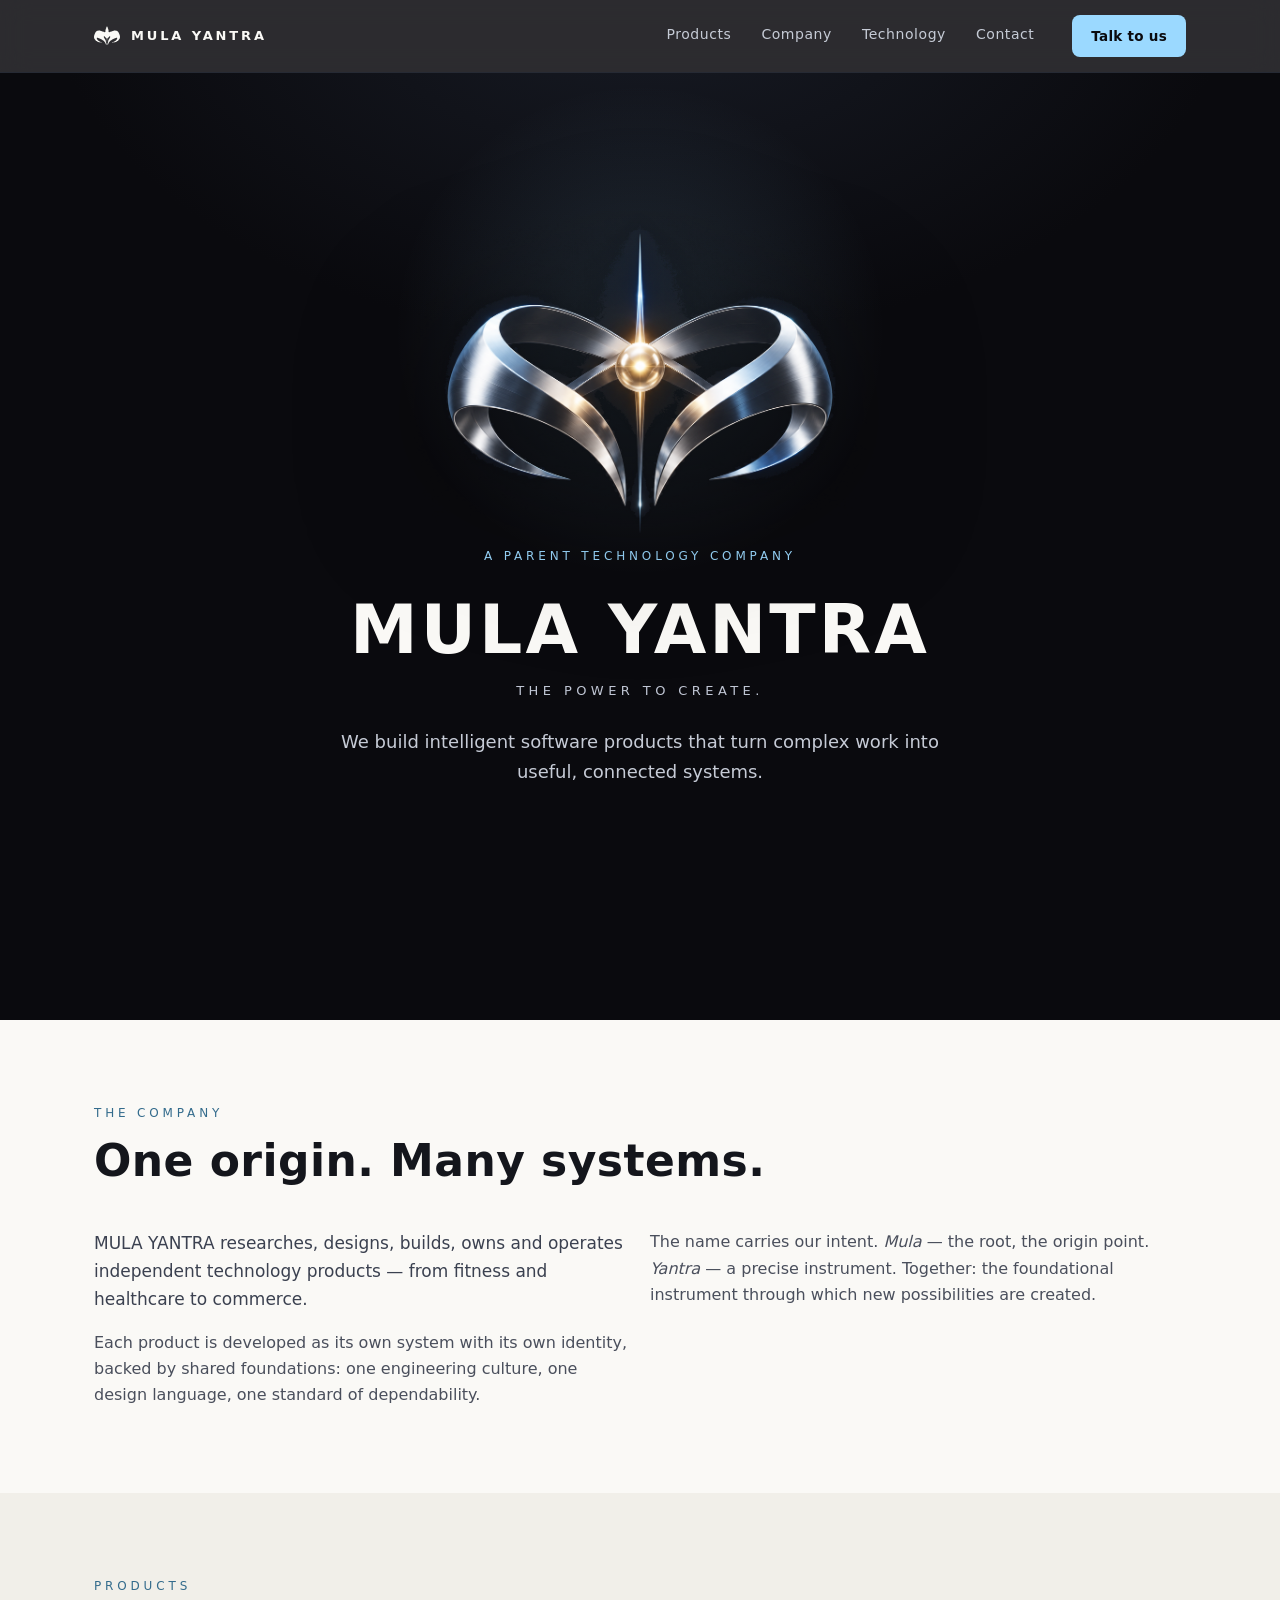
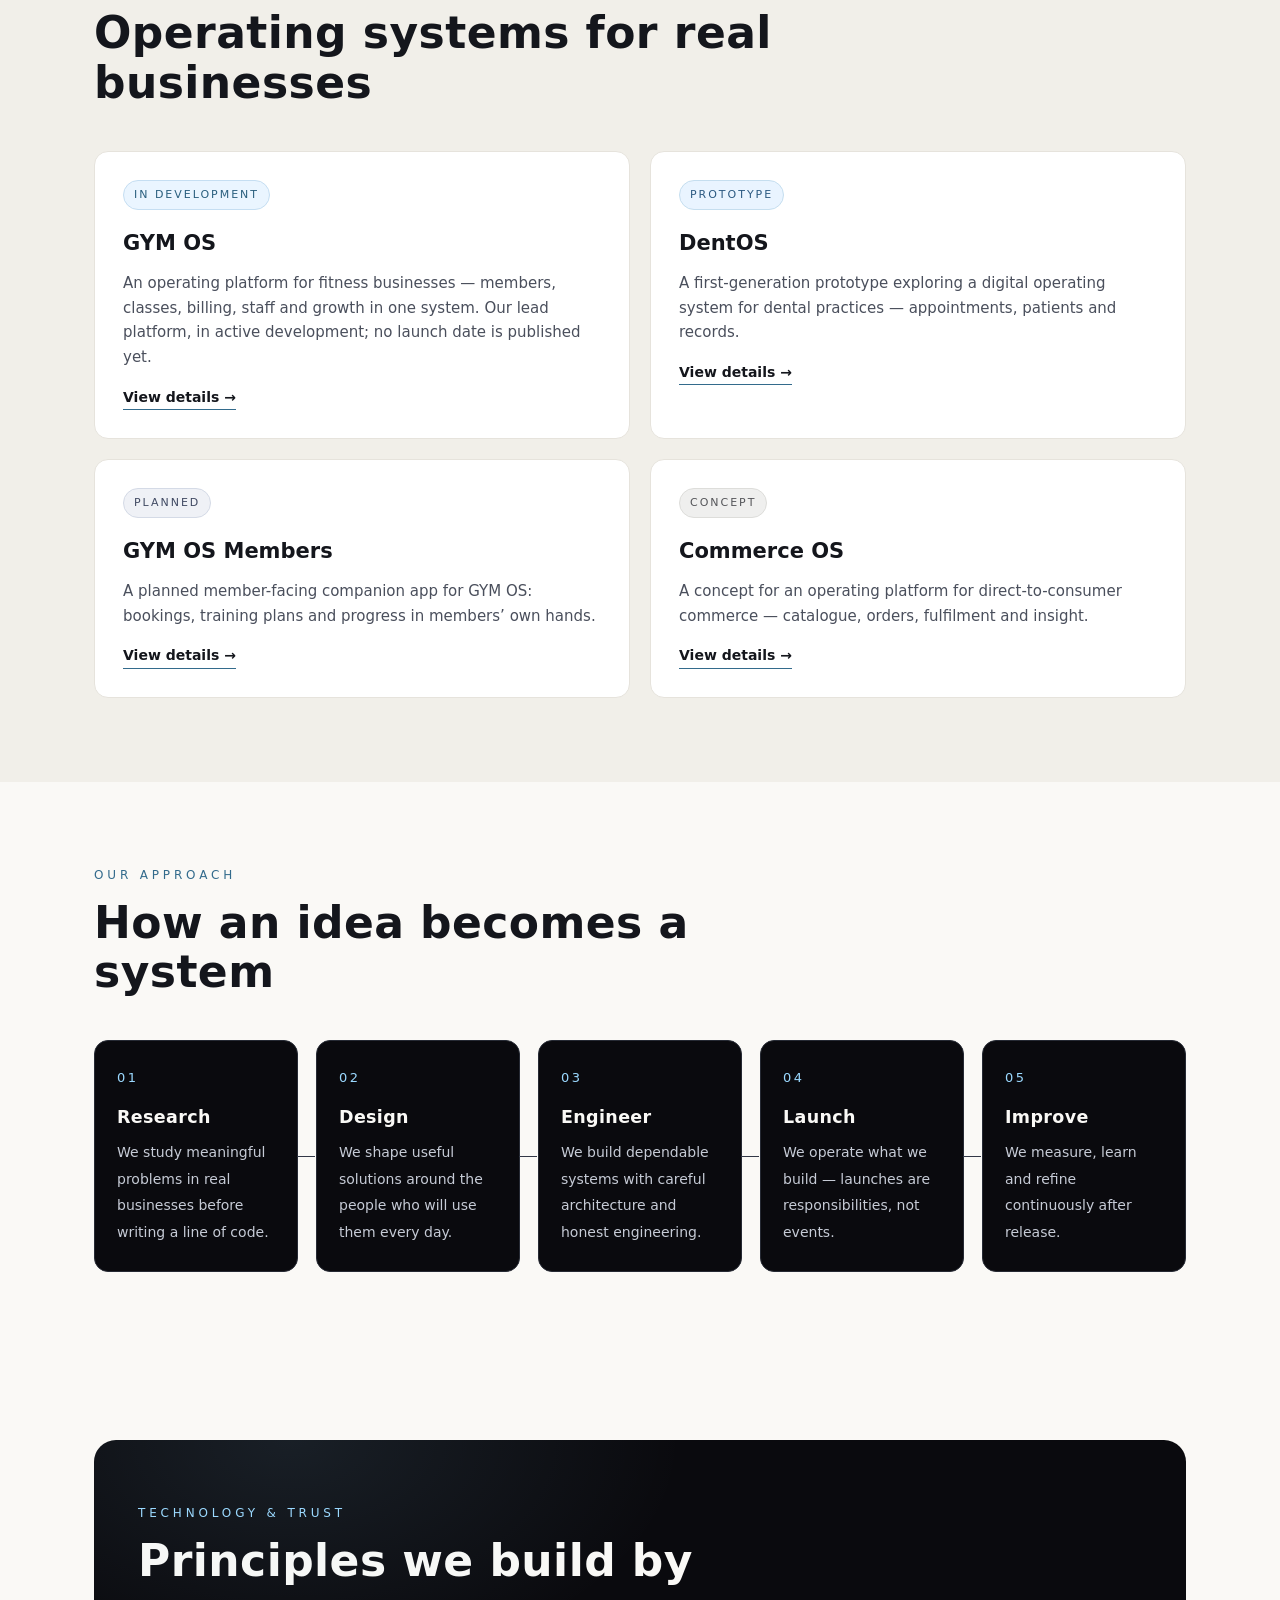
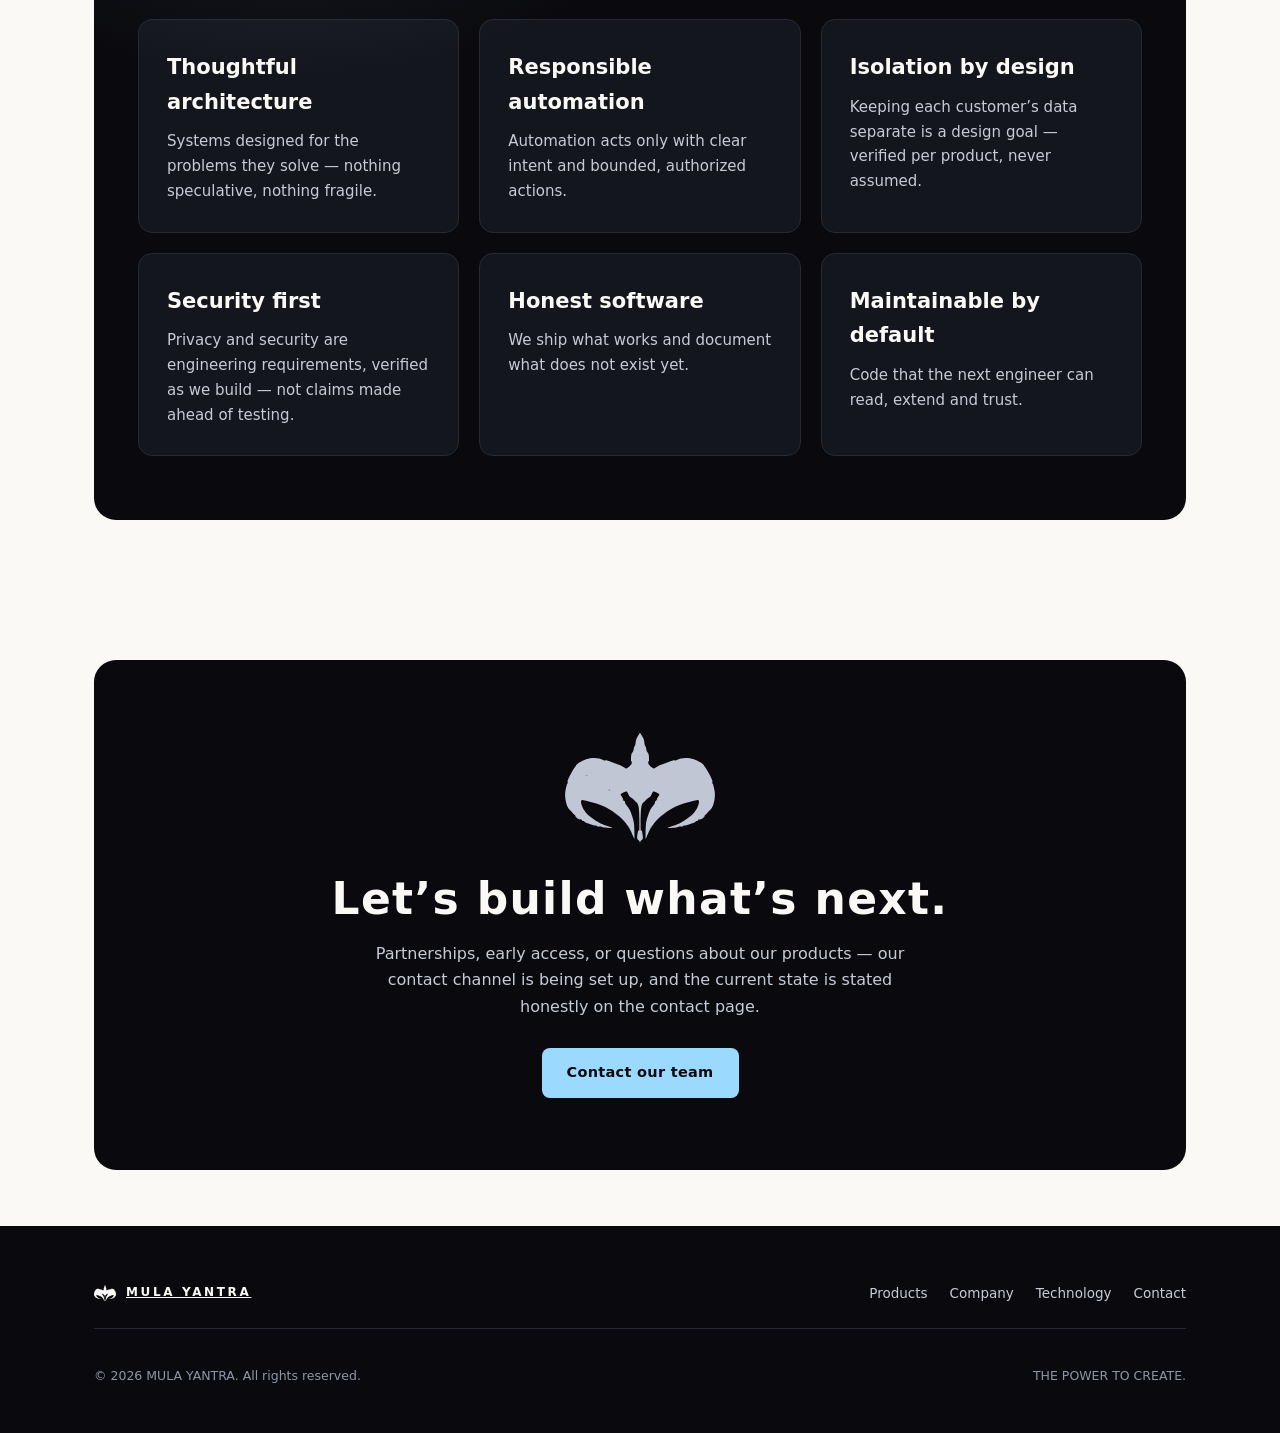
<file: index.html>
<!DOCTYPE html><html lang="en"><head><meta charset="utf-8"><meta name="viewport" content="width=device-width,initial-scale=1"><title>MULA YANTRA — The Power to Create</title><meta name="description" content="MULA YANTRA is a parent technology company that researches, builds, owns and operates independent intelligent software products."><link rel="canonical" href="https://somilsharma2000.github.io/mula-yantra-site/index.html"><meta property="og:type" content="website"><meta property="og:title" content="MULA YANTRA — The Power to Create"><meta property="og:description" content="MULA YANTRA is a parent technology company that researches, builds, owns and operates independent intelligent software products."><meta property="og:url" content="https://somilsharma2000.github.io/mula-yantra-site/index.html"><meta property="og:image" content="https://somilsharma2000.github.io/mula-yantra-site/hero-emblem.png"><meta name="twitter:card" content="summary"><meta property="og:site_name" content="MULA YANTRA"><link rel="icon" type="image/svg+xml" href="mark-small.svg"><link rel="preload" href="fonts/SpaceGrotesk.woff2" as="font" type="font/woff2" crossorigin><link rel="preload" href="fonts/Inter.woff2" as="font" type="font/woff2" crossorigin><link rel="stylesheet" href="styles.css"></head><body class=""><a class="skip" href="#main">Skip to content</a><header class="hd"><div class="wrap"><a class="brand" href="index.html"><svg viewBox="0 0 1000 770" aria-hidden="true"><path d="M 499.4 6.1 C 495.3 12.6 481.6 31.2 476.3 45.0 C 471.0 58.7 470.4 79.4 467.8 88.7 C 465.2 98.0 462.7 94.2 460.5 100.9 C 458.3 107.5 457.5 120.7 454.4 128.8 C 451.4 136.9 444.7 139.1 442.3 149.5 C 439.9 159.8 439.7 183.3 439.9 190.8 C 440.1 198.3 442.9 190.8 443.5 194.4 C 444.1 198.1 447.1 205.8 443.5 212.6 C 439.9 219.5 427.9 230.7 421.6 235.7 C 415.4 240.8 413.7 244.8 405.8 243.0 C 397.9 241.2 394.9 233.5 374.2 224.8 C 353.6 216.1 300.7 196.6 281.9 190.8 C 263.1 184.9 270.1 192.0 261.2 189.6 C 252.3 187.1 241.8 178.8 228.4 176.2 C 215.1 173.6 197.7 171.9 181.0 173.8 C 164.4 175.6 144.6 181.0 128.8 187.1 C 113.0 193.2 96.6 202.5 86.3 210.2 C 75.9 217.9 74.3 222.6 66.8 233.3 C 59.3 244.0 49.4 259.6 41.3 274.6 C 33.2 289.6 21.9 312.1 18.2 323.2 C 14.6 334.3 20.3 337.6 19.4 341.4 C 18.6 345.3 16.2 337.4 13.4 346.3 C 10.5 355.2 4.5 380.9 2.4 394.9 C 0.4 408.9 0.6 418.4 1.2 430.1 C 1.8 441.9 2.8 453.0 6.1 465.4 C 9.3 477.7 10.5 489.3 20.7 504.3 C 30.8 519.2 58.7 545.4 66.8 555.3 C 74.9 565.2 65.4 559.5 69.3 563.8 C 73.1 568.0 82.8 577.2 89.9 580.8 C 97.0 584.4 107.5 583.6 111.8 585.7 C 116.0 587.7 112.8 591.5 115.4 593.0 C 118.1 594.4 123.9 592.5 127.6 594.2 C 131.2 595.8 126.4 598.0 137.3 602.7 C 148.2 607.3 181.4 618.7 193.2 622.1 C 204.9 625.6 203.5 621.9 207.8 623.3 C 212.0 624.7 213.4 629.6 218.7 630.6 C 224.0 631.6 232.5 628.4 239.4 629.4 C 246.3 630.4 247.5 635.1 260.0 636.7 C 272.6 638.3 315.1 642.2 314.7 639.1 C 314.3 636.1 273.8 625.2 257.6 618.5 C 241.4 611.8 234.1 609.4 217.5 599.0 C 200.9 588.7 171.9 568.0 158.0 556.5 C 144.0 545.0 140.1 538.1 133.7 529.8 C 127.2 521.5 123.1 514.6 119.1 506.7 C 115.0 498.8 111.4 489.7 109.4 482.4 C 107.3 475.1 106.7 467.2 106.9 462.9 C 107.1 458.7 107.7 458.3 110.6 456.9 C 113.4 455.4 106.5 450.8 123.9 454.4 C 141.4 458.1 186.1 468.4 215.1 478.7 C 244.0 489.1 271.8 501.2 297.7 516.4 C 323.6 531.6 351.4 552.9 370.6 569.9 C 389.8 586.9 402.2 604.3 413.1 618.5 C 424.1 632.6 428.9 641.2 436.2 654.9 C 443.5 668.7 452.4 692.6 456.9 701.1 C 461.3 709.6 462.3 720.1 462.9 706.0 C 463.5 691.8 462.9 639.9 460.5 616.0 C 458.1 592.1 453.4 579.2 448.4 562.6 C 443.3 546.0 437.8 530.8 430.1 516.4 C 422.4 502.0 407.0 484.6 402.2 476.3 C 397.3 468.0 402.4 469.6 401.0 466.6 C 399.6 463.5 396.3 459.9 393.7 458.1 C 391.0 456.3 386.2 457.7 385.2 455.7 C 384.2 453.6 389.8 451.8 387.6 445.9 C 385.4 440.1 373.4 426.3 371.8 420.4 C 370.2 414.5 372.8 414.3 377.9 410.7 C 382.9 407.0 395.9 400.2 402.2 398.5 C 408.5 396.9 410.9 395.9 415.6 401.0 C 420.2 406.0 422.4 420.0 430.1 428.9 C 437.8 437.8 451.6 442.7 461.7 454.4 C 471.9 466.2 485.2 468.0 490.9 499.4 C 496.6 530.8 496.4 616.0 495.7 642.8 C 495.1 669.5 489.7 650.7 487.2 659.8 C 484.8 668.9 481.8 688.3 481.2 697.4 C 480.6 706.6 481.0 709.2 483.6 714.5 C 486.2 719.7 494.1 723.8 497.0 729.0 C 499.8 734.3 500.2 743.2 500.6 746.1 C 501.0 748.9 499.0 748.9 499.4 746.1 C 499.8 743.2 500.2 734.3 503.0 729.0 C 505.9 723.8 513.8 719.7 516.4 714.5 C 519.0 709.2 519.4 706.6 518.8 697.4 C 518.2 688.3 515.2 668.9 512.8 659.8 C 510.3 650.7 504.9 669.5 504.3 642.8 C 503.6 616.0 503.4 530.8 509.1 499.4 C 514.8 468.0 528.1 466.2 538.3 454.4 C 548.4 442.7 562.2 437.8 569.9 428.9 C 577.6 420.0 579.8 406.0 584.4 401.0 C 589.1 395.9 591.5 396.9 597.8 398.5 C 604.1 400.2 617.1 407.0 622.1 410.7 C 627.2 414.3 629.8 414.5 628.2 420.4 C 626.6 426.3 614.6 440.1 612.4 445.9 C 610.2 451.8 615.8 453.6 614.8 455.7 C 613.8 457.7 609.0 456.3 606.3 458.1 C 603.7 459.9 600.4 463.5 599.0 466.6 C 597.6 469.6 602.7 468.0 597.8 476.3 C 593.0 484.6 577.6 502.0 569.9 516.4 C 562.2 530.8 556.7 546.0 551.6 562.6 C 546.6 579.2 541.9 592.1 539.5 616.0 C 537.1 639.9 536.5 691.8 537.1 706.0 C 537.7 720.1 538.7 709.6 543.1 701.1 C 547.6 692.6 556.5 668.7 563.8 654.9 C 571.1 641.2 575.9 632.6 586.9 618.5 C 597.8 604.3 610.2 586.9 629.4 569.9 C 648.6 552.9 676.4 531.6 702.3 516.4 C 728.2 501.2 756.0 489.1 784.9 478.7 C 813.9 468.4 858.6 458.1 876.1 454.4 C 893.5 450.8 886.6 455.4 889.4 456.9 C 892.3 458.3 892.9 458.7 893.1 462.9 C 893.3 467.2 892.7 475.1 890.6 482.4 C 888.6 489.7 885.0 498.8 880.9 506.7 C 876.9 514.6 872.8 521.5 866.3 529.8 C 859.9 538.1 856.0 545.0 842.0 556.5 C 828.1 568.0 799.1 588.7 782.5 599.0 C 765.9 609.4 758.6 611.8 742.4 618.5 C 726.2 625.2 685.7 636.1 685.3 639.1 C 684.9 642.2 727.4 638.3 740.0 636.7 C 752.5 635.1 753.7 630.4 760.6 629.4 C 767.5 628.4 776.0 631.6 781.3 630.6 C 786.6 629.6 788.0 624.7 792.2 623.3 C 796.5 621.9 795.1 625.6 806.8 622.1 C 818.6 618.7 851.8 607.3 862.7 602.7 C 873.6 598.0 868.8 595.8 872.4 594.2 C 876.1 592.5 881.9 594.4 884.6 593.0 C 887.2 591.5 884.0 587.7 888.2 585.7 C 892.5 583.6 903.0 584.4 910.1 580.8 C 917.2 577.2 926.9 568.0 930.7 563.8 C 934.6 559.5 925.1 565.2 933.2 555.3 C 941.3 545.4 969.2 519.2 979.3 504.3 C 989.5 489.3 990.7 477.7 993.9 465.4 C 997.2 453.0 998.2 441.9 998.8 430.1 C 999.4 418.4 999.6 408.9 997.6 394.9 C 995.5 380.9 989.5 355.2 986.6 346.3 C 983.8 337.4 981.4 345.3 980.6 341.4 C 979.7 337.6 985.4 334.3 981.8 323.2 C 978.1 312.1 966.8 289.6 958.7 274.6 C 950.6 259.6 940.7 244.0 933.2 233.3 C 925.7 222.6 924.1 217.9 913.7 210.2 C 903.4 202.5 887.0 193.2 871.2 187.1 C 855.4 181.0 835.6 175.6 819.0 173.8 C 802.3 171.9 784.9 173.6 771.6 176.2 C 758.2 178.8 747.7 187.1 738.8 189.6 C 729.9 192.0 736.9 184.9 718.1 190.8 C 699.3 196.6 646.4 216.1 625.8 224.8 C 605.1 233.5 602.1 241.2 594.2 243.0 C 586.3 244.8 584.6 240.8 578.4 235.7 C 572.1 230.7 560.1 219.5 556.5 212.6 C 552.9 205.8 555.9 198.1 556.5 194.4 C 557.1 190.8 559.9 198.3 560.1 190.8 C 560.3 183.3 560.1 159.8 557.7 149.5 C 555.3 139.1 548.6 136.9 545.6 128.8 C 542.5 120.7 541.7 107.5 539.5 100.9 C 537.3 94.2 534.8 98.0 532.2 88.7 C 529.6 79.4 529.0 58.7 523.7 45.0 C 518.4 31.2 504.7 12.6 500.6 6.1 C 496.6 -0.4 503.4 -0.4 499.4 6.1 Z M 313.5 391.3 C 250.3 389.8 311.3 384.6 307.4 382.7 C 303.6 380.9 294.0 382.1 290.4 380.3 C 286.8 378.5 287.4 373.8 285.5 371.8 C 283.7 369.8 282.9 368.8 279.5 368.2 C 276.0 367.6 268.5 369.6 264.9 368.2 C 261.2 366.7 261.0 361.7 257.6 359.7 C 254.2 357.6 256.2 363.3 244.2 356.0 C 232.3 348.7 197.0 324.4 185.9 315.9 C 174.8 307.4 179.4 306.8 177.4 305.0 C 175.4 303.2 176.2 306.8 173.8 305.0 C 171.3 303.2 164.6 296.5 162.8 294.0 C 161.0 291.6 159.4 291.8 162.8 290.4 C 166.3 289.0 74.5 286.4 183.5 285.5 C 292.4 284.7 707.6 284.7 816.5 285.5 C 925.5 286.4 833.7 289.0 837.2 290.4 C 840.6 291.8 839.0 291.6 837.2 294.0 C 835.4 296.5 828.7 303.2 826.2 305.0 C 823.8 306.8 824.6 303.2 822.6 305.0 C 820.6 306.8 825.2 307.4 814.1 315.9 C 803.0 324.4 767.7 348.7 755.8 356.0 C 743.8 363.3 745.8 357.6 742.4 359.7 C 739.0 361.7 738.8 366.7 735.1 368.2 C 731.5 369.6 724.0 367.6 720.5 368.2 C 717.1 368.8 716.3 369.8 714.5 371.8 C 712.6 373.8 713.2 378.5 709.6 380.3 C 706.0 382.1 696.4 380.9 692.6 382.7 C 688.7 384.6 749.7 389.8 686.5 391.3 C 623.3 392.7 376.7 392.7 313.5 391.3 Z M 686.5 391.3 C 749.7 389.8 688.7 384.6 692.6 382.7 C 696.4 380.9 706.0 382.1 709.6 380.3 C 713.2 378.5 712.6 373.8 714.5 371.8 C 716.3 369.8 717.1 368.8 720.5 368.2 C 724.0 367.6 731.5 369.6 735.1 368.2 C 738.8 366.7 739.0 361.7 742.4 359.7 C 745.8 357.6 743.8 363.3 755.8 356.0 C 767.7 348.7 803.0 324.4 814.1 315.9 C 825.2 307.4 820.6 306.8 822.6 305.0 C 824.6 303.2 823.8 306.8 826.2 305.0 C 828.7 303.2 835.4 296.5 837.2 294.0 C 839.0 291.6 840.6 291.8 837.2 290.4 C 833.7 289.0 925.5 286.4 816.5 285.5 C 707.6 284.7 292.4 284.7 183.5 285.5 C 74.5 286.4 166.3 289.0 162.8 290.4 C 159.4 291.8 161.0 291.6 162.8 294.0 C 164.6 296.5 171.3 303.2 173.8 305.0 C 176.2 306.8 175.4 303.2 177.4 305.0 C 179.4 306.8 174.8 307.4 185.9 315.9 C 197.0 324.4 232.3 348.7 244.2 356.0 C 256.2 363.3 254.2 357.6 257.6 359.7 C 261.0 361.7 261.2 366.7 264.9 368.2 C 268.5 369.6 276.0 367.6 279.5 368.2 C 282.9 368.8 283.7 369.8 285.5 371.8 C 287.4 373.8 286.8 378.5 290.4 380.3 C 294.0 382.1 303.6 380.9 307.4 382.7 C 311.3 384.6 250.3 389.8 313.5 391.3 C 376.7 392.7 623.3 392.7 686.5 391.3 Z" fill="currentColor" fill-rule="evenodd"/><circle cx="500" cy="347" r="12" fill="currentColor"/></svg><b>MULA&nbsp;YANTRA</b></a><button class="burger" aria-label="Menu" aria-expanded="false" aria-controls="sitenav"><svg width="22" height="14" viewBox="0 0 22 14" fill="none"><path d="M1 1h20M1 7h20M1 13h20" stroke="currentColor" stroke-width="2" stroke-linecap="round"/></svg></button><nav class="nav" id="sitenav" aria-label="Site"><a href="products.html">Products</a><a href="company.html">Company</a><a href="technology.html">Technology</a><a href="contact.html">Contact</a></nav><a class="btn primary cta" href="contact.html" style="padding:9px 18px;font-size:13.5px">Talk to us</a></div></header><main id="main"><section class="hero" aria-label="Introduction"><div class="wrap"><div class="emblem reveal"><img src="hero-emblem.png" alt="MULA YANTRA emblem — a smooth metallic ribbon with a central origin point and vertical light axis" width="1066" height="725"></div><p class="kicker ice reveal">A parent technology company</p><h1 class="reveal">MULA YANTRA</h1><p class="tagline reveal">THE POWER TO CREATE.</p><p class="lede reveal">We build intelligent software products that turn complex work into useful, connected systems.</p><div class="acts reveal"><a class="btn primary" href="products.html">Explore products</a><a class="btn ghost" href="#approach">Our approach</a></div></div></section><section><div class="wrap"><div class="shead reveal"><p class="kicker">The company</p><h2>One origin. Many systems.</h2></div><div class="grid2"><div class="reveal"><p style="margin:0 0 16px;color:#3B4150;font-size:17px">MULA YANTRA researches, designs, builds, owns and operates independent technology products — from fitness and healthcare to commerce.</p><p style="margin:0;color:#4A4F5C">Each product is developed as its own system with its own identity, backed by shared foundations: one engineering culture, one design language, one standard of dependability.</p></div><div class="reveal"><p style="margin:0;color:#4A4F5C">The name carries our intent. <em>Mula</em> — the root, the origin point. <em>Yantra</em> — a precise instrument. Together: the foundational instrument through which new possibilities are created.</p></div></div></div></section><section style="background:var(--bone-2)"><div class="wrap"><div class="shead reveal"><p class="kicker">Products</p><h2>Operating systems for real businesses</h2></div><div class="grid2"><div class="card reveal"><span class="badge dev">In development</span><h3>GYM OS</h3><p>An operating platform for fitness businesses — members, classes, billing, staff and growth in one system. Our lead platform, in active development; no launch date is published yet.</p><a class="more" href="products.html#gymos">View details →</a></div><div class="card reveal"><span class="badge proto">Prototype</span><h3>DentOS</h3><p>A first-generation prototype exploring a digital operating system for dental practices — appointments, patients and records.</p><a class="more" href="products.html#dentos">View details →</a></div><div class="card reveal"><span class="badge plan">Planned</span><h3>GYM OS Members</h3><p>A planned member-facing companion app for GYM OS: bookings, training plans and progress in members’ own hands.</p><a class="more" href="products.html#gymos-members">View details →</a></div><div class="card reveal"><span class="badge concept">Concept</span><h3>Commerce OS</h3><p>A concept for an operating platform for direct-to-consumer commerce — catalogue, orders, fulfilment and insight.</p><a class="more" href="products.html#commerce-os">View details →</a></div></div></div></section><section id="approach"><div class="wrap"><div class="shead reveal"><p class="kicker">Our approach</p><h2>How an idea becomes a system</h2></div><ol class="steps reveal"><li><b>Research</b><span>We study meaningful problems in real businesses before writing a line of code.</span></li><li><b>Design</b><span>We shape useful solutions around the people who will use them every day.</span></li><li><b>Engineer</b><span>We build dependable systems with careful architecture and honest engineering.</span></li><li><b>Launch</b><span>We operate what we build — launches are responsibilities, not events.</span></li><li><b>Improve</b><span>We measure, learn and refine continuously after release.</span></li></ol></div></section><section><div class="wrap"><div class="band" style="padding:64px 44px"><div class="shead reveal" style="margin-bottom:34px"><p class="kicker">Technology &amp; trust</p><h2 style="color:var(--ink)">Principles we build by</h2></div><div class="grid3 reveal"><div class="card"><h3>Thoughtful architecture</h3><p>Systems designed for the problems they solve — nothing speculative, nothing fragile.</p></div><div class="card"><h3>Responsible automation</h3><p>Automation acts only with clear intent and bounded, authorized actions.</p></div><div class="card"><h3>Isolation by design</h3><p>Keeping each customer’s data separate is a design goal — verified per product, never assumed.</p></div><div class="card"><h3>Security first</h3><p>Privacy and security are engineering requirements, verified as we build — not claims made ahead of testing.</p></div><div class="card"><h3>Honest software</h3><p>We ship what works and document what does not exist yet.</p></div><div class="card"><h3>Maintainable by default</h3><p>Code that the next engineer can read, extend and trust.</p></div></div></div></div></section><section class="tight"><div class="wrap"><div class="closing reveal"><div class="mark"><svg viewBox="0 0 1000 770" aria-hidden="true"><path d="M 499.4 6.1 C 495.3 12.6 481.6 31.2 476.3 45.0 C 471.0 58.7 470.4 79.4 467.8 88.7 C 465.2 98.0 462.7 94.2 460.5 100.9 C 458.3 107.5 457.5 120.7 454.4 128.8 C 451.4 136.9 444.7 139.1 442.3 149.5 C 439.9 159.8 439.7 183.3 439.9 190.8 C 440.1 198.3 442.9 190.8 443.5 194.4 C 444.1 198.1 447.1 205.8 443.5 212.6 C 439.9 219.5 427.9 230.7 421.6 235.7 C 415.4 240.8 413.7 244.8 405.8 243.0 C 397.9 241.2 394.9 233.5 374.2 224.8 C 353.6 216.1 300.7 196.6 281.9 190.8 C 263.1 184.9 270.1 192.0 261.2 189.6 C 252.3 187.1 241.8 178.8 228.4 176.2 C 215.1 173.6 197.7 171.9 181.0 173.8 C 164.4 175.6 144.6 181.0 128.8 187.1 C 113.0 193.2 96.6 202.5 86.3 210.2 C 75.9 217.9 74.3 222.6 66.8 233.3 C 59.3 244.0 49.4 259.6 41.3 274.6 C 33.2 289.6 21.9 312.1 18.2 323.2 C 14.6 334.3 20.3 337.6 19.4 341.4 C 18.6 345.3 16.2 337.4 13.4 346.3 C 10.5 355.2 4.5 380.9 2.4 394.9 C 0.4 408.9 0.6 418.4 1.2 430.1 C 1.8 441.9 2.8 453.0 6.1 465.4 C 9.3 477.7 10.5 489.3 20.7 504.3 C 30.8 519.2 58.7 545.4 66.8 555.3 C 74.9 565.2 65.4 559.5 69.3 563.8 C 73.1 568.0 82.8 577.2 89.9 580.8 C 97.0 584.4 107.5 583.6 111.8 585.7 C 116.0 587.7 112.8 591.5 115.4 593.0 C 118.1 594.4 123.9 592.5 127.6 594.2 C 131.2 595.8 126.4 598.0 137.3 602.7 C 148.2 607.3 181.4 618.7 193.2 622.1 C 204.9 625.6 203.5 621.9 207.8 623.3 C 212.0 624.7 213.4 629.6 218.7 630.6 C 224.0 631.6 232.5 628.4 239.4 629.4 C 246.3 630.4 247.5 635.1 260.0 636.7 C 272.6 638.3 315.1 642.2 314.7 639.1 C 314.3 636.1 273.8 625.2 257.6 618.5 C 241.4 611.8 234.1 609.4 217.5 599.0 C 200.9 588.7 171.9 568.0 158.0 556.5 C 144.0 545.0 140.1 538.1 133.7 529.8 C 127.2 521.5 123.1 514.6 119.1 506.7 C 115.0 498.8 111.4 489.7 109.4 482.4 C 107.3 475.1 106.7 467.2 106.9 462.9 C 107.1 458.7 107.7 458.3 110.6 456.9 C 113.4 455.4 106.5 450.8 123.9 454.4 C 141.4 458.1 186.1 468.4 215.1 478.7 C 244.0 489.1 271.8 501.2 297.7 516.4 C 323.6 531.6 351.4 552.9 370.6 569.9 C 389.8 586.9 402.2 604.3 413.1 618.5 C 424.1 632.6 428.9 641.2 436.2 654.9 C 443.5 668.7 452.4 692.6 456.9 701.1 C 461.3 709.6 462.3 720.1 462.9 706.0 C 463.5 691.8 462.9 639.9 460.5 616.0 C 458.1 592.1 453.4 579.2 448.4 562.6 C 443.3 546.0 437.8 530.8 430.1 516.4 C 422.4 502.0 407.0 484.6 402.2 476.3 C 397.3 468.0 402.4 469.6 401.0 466.6 C 399.6 463.5 396.3 459.9 393.7 458.1 C 391.0 456.3 386.2 457.7 385.2 455.7 C 384.2 453.6 389.8 451.8 387.6 445.9 C 385.4 440.1 373.4 426.3 371.8 420.4 C 370.2 414.5 372.8 414.3 377.9 410.7 C 382.9 407.0 395.9 400.2 402.2 398.5 C 408.5 396.9 410.9 395.9 415.6 401.0 C 420.2 406.0 422.4 420.0 430.1 428.9 C 437.8 437.8 451.6 442.7 461.7 454.4 C 471.9 466.2 485.2 468.0 490.9 499.4 C 496.6 530.8 496.4 616.0 495.7 642.8 C 495.1 669.5 489.7 650.7 487.2 659.8 C 484.8 668.9 481.8 688.3 481.2 697.4 C 480.6 706.6 481.0 709.2 483.6 714.5 C 486.2 719.7 494.1 723.8 497.0 729.0 C 499.8 734.3 500.2 743.2 500.6 746.1 C 501.0 748.9 499.0 748.9 499.4 746.1 C 499.8 743.2 500.2 734.3 503.0 729.0 C 505.9 723.8 513.8 719.7 516.4 714.5 C 519.0 709.2 519.4 706.6 518.8 697.4 C 518.2 688.3 515.2 668.9 512.8 659.8 C 510.3 650.7 504.9 669.5 504.3 642.8 C 503.6 616.0 503.4 530.8 509.1 499.4 C 514.8 468.0 528.1 466.2 538.3 454.4 C 548.4 442.7 562.2 437.8 569.9 428.9 C 577.6 420.0 579.8 406.0 584.4 401.0 C 589.1 395.9 591.5 396.9 597.8 398.5 C 604.1 400.2 617.1 407.0 622.1 410.7 C 627.2 414.3 629.8 414.5 628.2 420.4 C 626.6 426.3 614.6 440.1 612.4 445.9 C 610.2 451.8 615.8 453.6 614.8 455.7 C 613.8 457.7 609.0 456.3 606.3 458.1 C 603.7 459.9 600.4 463.5 599.0 466.6 C 597.6 469.6 602.7 468.0 597.8 476.3 C 593.0 484.6 577.6 502.0 569.9 516.4 C 562.2 530.8 556.7 546.0 551.6 562.6 C 546.6 579.2 541.9 592.1 539.5 616.0 C 537.1 639.9 536.5 691.8 537.1 706.0 C 537.7 720.1 538.7 709.6 543.1 701.1 C 547.6 692.6 556.5 668.7 563.8 654.9 C 571.1 641.2 575.9 632.6 586.9 618.5 C 597.8 604.3 610.2 586.9 629.4 569.9 C 648.6 552.9 676.4 531.6 702.3 516.4 C 728.2 501.2 756.0 489.1 784.9 478.7 C 813.9 468.4 858.6 458.1 876.1 454.4 C 893.5 450.8 886.6 455.4 889.4 456.9 C 892.3 458.3 892.9 458.7 893.1 462.9 C 893.3 467.2 892.7 475.1 890.6 482.4 C 888.6 489.7 885.0 498.8 880.9 506.7 C 876.9 514.6 872.8 521.5 866.3 529.8 C 859.9 538.1 856.0 545.0 842.0 556.5 C 828.1 568.0 799.1 588.7 782.5 599.0 C 765.9 609.4 758.6 611.8 742.4 618.5 C 726.2 625.2 685.7 636.1 685.3 639.1 C 684.9 642.2 727.4 638.3 740.0 636.7 C 752.5 635.1 753.7 630.4 760.6 629.4 C 767.5 628.4 776.0 631.6 781.3 630.6 C 786.6 629.6 788.0 624.7 792.2 623.3 C 796.5 621.9 795.1 625.6 806.8 622.1 C 818.6 618.7 851.8 607.3 862.7 602.7 C 873.6 598.0 868.8 595.8 872.4 594.2 C 876.1 592.5 881.9 594.4 884.6 593.0 C 887.2 591.5 884.0 587.7 888.2 585.7 C 892.5 583.6 903.0 584.4 910.1 580.8 C 917.2 577.2 926.9 568.0 930.7 563.8 C 934.6 559.5 925.1 565.2 933.2 555.3 C 941.3 545.4 969.2 519.2 979.3 504.3 C 989.5 489.3 990.7 477.7 993.9 465.4 C 997.2 453.0 998.2 441.9 998.8 430.1 C 999.4 418.4 999.6 408.9 997.6 394.9 C 995.5 380.9 989.5 355.2 986.6 346.3 C 983.8 337.4 981.4 345.3 980.6 341.4 C 979.7 337.6 985.4 334.3 981.8 323.2 C 978.1 312.1 966.8 289.6 958.7 274.6 C 950.6 259.6 940.7 244.0 933.2 233.3 C 925.7 222.6 924.1 217.9 913.7 210.2 C 903.4 202.5 887.0 193.2 871.2 187.1 C 855.4 181.0 835.6 175.6 819.0 173.8 C 802.3 171.9 784.9 173.6 771.6 176.2 C 758.2 178.8 747.7 187.1 738.8 189.6 C 729.9 192.0 736.9 184.9 718.1 190.8 C 699.3 196.6 646.4 216.1 625.8 224.8 C 605.1 233.5 602.1 241.2 594.2 243.0 C 586.3 244.8 584.6 240.8 578.4 235.7 C 572.1 230.7 560.1 219.5 556.5 212.6 C 552.9 205.8 555.9 198.1 556.5 194.4 C 557.1 190.8 559.9 198.3 560.1 190.8 C 560.3 183.3 560.1 159.8 557.7 149.5 C 555.3 139.1 548.6 136.9 545.6 128.8 C 542.5 120.7 541.7 107.5 539.5 100.9 C 537.3 94.2 534.8 98.0 532.2 88.7 C 529.6 79.4 529.0 58.7 523.7 45.0 C 518.4 31.2 504.7 12.6 500.6 6.1 C 496.6 -0.4 503.4 -0.4 499.4 6.1 Z M 313.5 391.3 C 250.3 389.8 311.3 384.6 307.4 382.7 C 303.6 380.9 294.0 382.1 290.4 380.3 C 286.8 378.5 287.4 373.8 285.5 371.8 C 283.7 369.8 282.9 368.8 279.5 368.2 C 276.0 367.6 268.5 369.6 264.9 368.2 C 261.2 366.7 261.0 361.7 257.6 359.7 C 254.2 357.6 256.2 363.3 244.2 356.0 C 232.3 348.7 197.0 324.4 185.9 315.9 C 174.8 307.4 179.4 306.8 177.4 305.0 C 175.4 303.2 176.2 306.8 173.8 305.0 C 171.3 303.2 164.6 296.5 162.8 294.0 C 161.0 291.6 159.4 291.8 162.8 290.4 C 166.3 289.0 74.5 286.4 183.5 285.5 C 292.4 284.7 707.6 284.7 816.5 285.5 C 925.5 286.4 833.7 289.0 837.2 290.4 C 840.6 291.8 839.0 291.6 837.2 294.0 C 835.4 296.5 828.7 303.2 826.2 305.0 C 823.8 306.8 824.6 303.2 822.6 305.0 C 820.6 306.8 825.2 307.4 814.1 315.9 C 803.0 324.4 767.7 348.7 755.8 356.0 C 743.8 363.3 745.8 357.6 742.4 359.7 C 739.0 361.7 738.8 366.7 735.1 368.2 C 731.5 369.6 724.0 367.6 720.5 368.2 C 717.1 368.8 716.3 369.8 714.5 371.8 C 712.6 373.8 713.2 378.5 709.6 380.3 C 706.0 382.1 696.4 380.9 692.6 382.7 C 688.7 384.6 749.7 389.8 686.5 391.3 C 623.3 392.7 376.7 392.7 313.5 391.3 Z M 686.5 391.3 C 749.7 389.8 688.7 384.6 692.6 382.7 C 696.4 380.9 706.0 382.1 709.6 380.3 C 713.2 378.5 712.6 373.8 714.5 371.8 C 716.3 369.8 717.1 368.8 720.5 368.2 C 724.0 367.6 731.5 369.6 735.1 368.2 C 738.8 366.7 739.0 361.7 742.4 359.7 C 745.8 357.6 743.8 363.3 755.8 356.0 C 767.7 348.7 803.0 324.4 814.1 315.9 C 825.2 307.4 820.6 306.8 822.6 305.0 C 824.6 303.2 823.8 306.8 826.2 305.0 C 828.7 303.2 835.4 296.5 837.2 294.0 C 839.0 291.6 840.6 291.8 837.2 290.4 C 833.7 289.0 925.5 286.4 816.5 285.5 C 707.6 284.7 292.4 284.7 183.5 285.5 C 74.5 286.4 166.3 289.0 162.8 290.4 C 159.4 291.8 161.0 291.6 162.8 294.0 C 164.6 296.5 171.3 303.2 173.8 305.0 C 176.2 306.8 175.4 303.2 177.4 305.0 C 179.4 306.8 174.8 307.4 185.9 315.9 C 197.0 324.4 232.3 348.7 244.2 356.0 C 256.2 363.3 254.2 357.6 257.6 359.7 C 261.0 361.7 261.2 366.7 264.9 368.2 C 268.5 369.6 276.0 367.6 279.5 368.2 C 282.9 368.8 283.7 369.8 285.5 371.8 C 287.4 373.8 286.8 378.5 290.4 380.3 C 294.0 382.1 303.6 380.9 307.4 382.7 C 311.3 384.6 250.3 389.8 313.5 391.3 C 376.7 392.7 623.3 392.7 686.5 391.3 Z" fill="#C0C6D4" fill-rule="evenodd"/><circle cx="500" cy="347" r="12" fill="#C0C6D4"/></svg></div><h2>Let’s build what’s next.</h2><p>Partnerships, early access, or questions about our products — our contact channel is being set up, and the current state is stated honestly on the contact page.</p><a class="btn primary" href="contact.html">Contact our team</a></div></div></section></main><footer class="ft"><div class="wrap"><div class="top"><a class="fbrand" href="index.html"><svg viewBox="0 0 1000 770" aria-hidden="true"><path d="M 499.4 6.1 C 495.3 12.6 481.6 31.2 476.3 45.0 C 471.0 58.7 470.4 79.4 467.8 88.7 C 465.2 98.0 462.7 94.2 460.5 100.9 C 458.3 107.5 457.5 120.7 454.4 128.8 C 451.4 136.9 444.7 139.1 442.3 149.5 C 439.9 159.8 439.7 183.3 439.9 190.8 C 440.1 198.3 442.9 190.8 443.5 194.4 C 444.1 198.1 447.1 205.8 443.5 212.6 C 439.9 219.5 427.9 230.7 421.6 235.7 C 415.4 240.8 413.7 244.8 405.8 243.0 C 397.9 241.2 394.9 233.5 374.2 224.8 C 353.6 216.1 300.7 196.6 281.9 190.8 C 263.1 184.9 270.1 192.0 261.2 189.6 C 252.3 187.1 241.8 178.8 228.4 176.2 C 215.1 173.6 197.7 171.9 181.0 173.8 C 164.4 175.6 144.6 181.0 128.8 187.1 C 113.0 193.2 96.6 202.5 86.3 210.2 C 75.9 217.9 74.3 222.6 66.8 233.3 C 59.3 244.0 49.4 259.6 41.3 274.6 C 33.2 289.6 21.9 312.1 18.2 323.2 C 14.6 334.3 20.3 337.6 19.4 341.4 C 18.6 345.3 16.2 337.4 13.4 346.3 C 10.5 355.2 4.5 380.9 2.4 394.9 C 0.4 408.9 0.6 418.4 1.2 430.1 C 1.8 441.9 2.8 453.0 6.1 465.4 C 9.3 477.7 10.5 489.3 20.7 504.3 C 30.8 519.2 58.7 545.4 66.8 555.3 C 74.9 565.2 65.4 559.5 69.3 563.8 C 73.1 568.0 82.8 577.2 89.9 580.8 C 97.0 584.4 107.5 583.6 111.8 585.7 C 116.0 587.7 112.8 591.5 115.4 593.0 C 118.1 594.4 123.9 592.5 127.6 594.2 C 131.2 595.8 126.4 598.0 137.3 602.7 C 148.2 607.3 181.4 618.7 193.2 622.1 C 204.9 625.6 203.5 621.9 207.8 623.3 C 212.0 624.7 213.4 629.6 218.7 630.6 C 224.0 631.6 232.5 628.4 239.4 629.4 C 246.3 630.4 247.5 635.1 260.0 636.7 C 272.6 638.3 315.1 642.2 314.7 639.1 C 314.3 636.1 273.8 625.2 257.6 618.5 C 241.4 611.8 234.1 609.4 217.5 599.0 C 200.9 588.7 171.9 568.0 158.0 556.5 C 144.0 545.0 140.1 538.1 133.7 529.8 C 127.2 521.5 123.1 514.6 119.1 506.7 C 115.0 498.8 111.4 489.7 109.4 482.4 C 107.3 475.1 106.7 467.2 106.9 462.9 C 107.1 458.7 107.7 458.3 110.6 456.9 C 113.4 455.4 106.5 450.8 123.9 454.4 C 141.4 458.1 186.1 468.4 215.1 478.7 C 244.0 489.1 271.8 501.2 297.7 516.4 C 323.6 531.6 351.4 552.9 370.6 569.9 C 389.8 586.9 402.2 604.3 413.1 618.5 C 424.1 632.6 428.9 641.2 436.2 654.9 C 443.5 668.7 452.4 692.6 456.9 701.1 C 461.3 709.6 462.3 720.1 462.9 706.0 C 463.5 691.8 462.9 639.9 460.5 616.0 C 458.1 592.1 453.4 579.2 448.4 562.6 C 443.3 546.0 437.8 530.8 430.1 516.4 C 422.4 502.0 407.0 484.6 402.2 476.3 C 397.3 468.0 402.4 469.6 401.0 466.6 C 399.6 463.5 396.3 459.9 393.7 458.1 C 391.0 456.3 386.2 457.7 385.2 455.7 C 384.2 453.6 389.8 451.8 387.6 445.9 C 385.4 440.1 373.4 426.3 371.8 420.4 C 370.2 414.5 372.8 414.3 377.9 410.7 C 382.9 407.0 395.9 400.2 402.2 398.5 C 408.5 396.9 410.9 395.9 415.6 401.0 C 420.2 406.0 422.4 420.0 430.1 428.9 C 437.8 437.8 451.6 442.7 461.7 454.4 C 471.9 466.2 485.2 468.0 490.9 499.4 C 496.6 530.8 496.4 616.0 495.7 642.8 C 495.1 669.5 489.7 650.7 487.2 659.8 C 484.8 668.9 481.8 688.3 481.2 697.4 C 480.6 706.6 481.0 709.2 483.6 714.5 C 486.2 719.7 494.1 723.8 497.0 729.0 C 499.8 734.3 500.2 743.2 500.6 746.1 C 501.0 748.9 499.0 748.9 499.4 746.1 C 499.8 743.2 500.2 734.3 503.0 729.0 C 505.9 723.8 513.8 719.7 516.4 714.5 C 519.0 709.2 519.4 706.6 518.8 697.4 C 518.2 688.3 515.2 668.9 512.8 659.8 C 510.3 650.7 504.9 669.5 504.3 642.8 C 503.6 616.0 503.4 530.8 509.1 499.4 C 514.8 468.0 528.1 466.2 538.3 454.4 C 548.4 442.7 562.2 437.8 569.9 428.9 C 577.6 420.0 579.8 406.0 584.4 401.0 C 589.1 395.9 591.5 396.9 597.8 398.5 C 604.1 400.2 617.1 407.0 622.1 410.7 C 627.2 414.3 629.8 414.5 628.2 420.4 C 626.6 426.3 614.6 440.1 612.4 445.9 C 610.2 451.8 615.8 453.6 614.8 455.7 C 613.8 457.7 609.0 456.3 606.3 458.1 C 603.7 459.9 600.4 463.5 599.0 466.6 C 597.6 469.6 602.7 468.0 597.8 476.3 C 593.0 484.6 577.6 502.0 569.9 516.4 C 562.2 530.8 556.7 546.0 551.6 562.6 C 546.6 579.2 541.9 592.1 539.5 616.0 C 537.1 639.9 536.5 691.8 537.1 706.0 C 537.7 720.1 538.7 709.6 543.1 701.1 C 547.6 692.6 556.5 668.7 563.8 654.9 C 571.1 641.2 575.9 632.6 586.9 618.5 C 597.8 604.3 610.2 586.9 629.4 569.9 C 648.6 552.9 676.4 531.6 702.3 516.4 C 728.2 501.2 756.0 489.1 784.9 478.7 C 813.9 468.4 858.6 458.1 876.1 454.4 C 893.5 450.8 886.6 455.4 889.4 456.9 C 892.3 458.3 892.9 458.7 893.1 462.9 C 893.3 467.2 892.7 475.1 890.6 482.4 C 888.6 489.7 885.0 498.8 880.9 506.7 C 876.9 514.6 872.8 521.5 866.3 529.8 C 859.9 538.1 856.0 545.0 842.0 556.5 C 828.1 568.0 799.1 588.7 782.5 599.0 C 765.9 609.4 758.6 611.8 742.4 618.5 C 726.2 625.2 685.7 636.1 685.3 639.1 C 684.9 642.2 727.4 638.3 740.0 636.7 C 752.5 635.1 753.7 630.4 760.6 629.4 C 767.5 628.4 776.0 631.6 781.3 630.6 C 786.6 629.6 788.0 624.7 792.2 623.3 C 796.5 621.9 795.1 625.6 806.8 622.1 C 818.6 618.7 851.8 607.3 862.7 602.7 C 873.6 598.0 868.8 595.8 872.4 594.2 C 876.1 592.5 881.9 594.4 884.6 593.0 C 887.2 591.5 884.0 587.7 888.2 585.7 C 892.5 583.6 903.0 584.4 910.1 580.8 C 917.2 577.2 926.9 568.0 930.7 563.8 C 934.6 559.5 925.1 565.2 933.2 555.3 C 941.3 545.4 969.2 519.2 979.3 504.3 C 989.5 489.3 990.7 477.7 993.9 465.4 C 997.2 453.0 998.2 441.9 998.8 430.1 C 999.4 418.4 999.6 408.9 997.6 394.9 C 995.5 380.9 989.5 355.2 986.6 346.3 C 983.8 337.4 981.4 345.3 980.6 341.4 C 979.7 337.6 985.4 334.3 981.8 323.2 C 978.1 312.1 966.8 289.6 958.7 274.6 C 950.6 259.6 940.7 244.0 933.2 233.3 C 925.7 222.6 924.1 217.9 913.7 210.2 C 903.4 202.5 887.0 193.2 871.2 187.1 C 855.4 181.0 835.6 175.6 819.0 173.8 C 802.3 171.9 784.9 173.6 771.6 176.2 C 758.2 178.8 747.7 187.1 738.8 189.6 C 729.9 192.0 736.9 184.9 718.1 190.8 C 699.3 196.6 646.4 216.1 625.8 224.8 C 605.1 233.5 602.1 241.2 594.2 243.0 C 586.3 244.8 584.6 240.8 578.4 235.7 C 572.1 230.7 560.1 219.5 556.5 212.6 C 552.9 205.8 555.9 198.1 556.5 194.4 C 557.1 190.8 559.9 198.3 560.1 190.8 C 560.3 183.3 560.1 159.8 557.7 149.5 C 555.3 139.1 548.6 136.9 545.6 128.8 C 542.5 120.7 541.7 107.5 539.5 100.9 C 537.3 94.2 534.8 98.0 532.2 88.7 C 529.6 79.4 529.0 58.7 523.7 45.0 C 518.4 31.2 504.7 12.6 500.6 6.1 C 496.6 -0.4 503.4 -0.4 499.4 6.1 Z M 313.5 391.3 C 250.3 389.8 311.3 384.6 307.4 382.7 C 303.6 380.9 294.0 382.1 290.4 380.3 C 286.8 378.5 287.4 373.8 285.5 371.8 C 283.7 369.8 282.9 368.8 279.5 368.2 C 276.0 367.6 268.5 369.6 264.9 368.2 C 261.2 366.7 261.0 361.7 257.6 359.7 C 254.2 357.6 256.2 363.3 244.2 356.0 C 232.3 348.7 197.0 324.4 185.9 315.9 C 174.8 307.4 179.4 306.8 177.4 305.0 C 175.4 303.2 176.2 306.8 173.8 305.0 C 171.3 303.2 164.6 296.5 162.8 294.0 C 161.0 291.6 159.4 291.8 162.8 290.4 C 166.3 289.0 74.5 286.4 183.5 285.5 C 292.4 284.7 707.6 284.7 816.5 285.5 C 925.5 286.4 833.7 289.0 837.2 290.4 C 840.6 291.8 839.0 291.6 837.2 294.0 C 835.4 296.5 828.7 303.2 826.2 305.0 C 823.8 306.8 824.6 303.2 822.6 305.0 C 820.6 306.8 825.2 307.4 814.1 315.9 C 803.0 324.4 767.7 348.7 755.8 356.0 C 743.8 363.3 745.8 357.6 742.4 359.7 C 739.0 361.7 738.8 366.7 735.1 368.2 C 731.5 369.6 724.0 367.6 720.5 368.2 C 717.1 368.8 716.3 369.8 714.5 371.8 C 712.6 373.8 713.2 378.5 709.6 380.3 C 706.0 382.1 696.4 380.9 692.6 382.7 C 688.7 384.6 749.7 389.8 686.5 391.3 C 623.3 392.7 376.7 392.7 313.5 391.3 Z M 686.5 391.3 C 749.7 389.8 688.7 384.6 692.6 382.7 C 696.4 380.9 706.0 382.1 709.6 380.3 C 713.2 378.5 712.6 373.8 714.5 371.8 C 716.3 369.8 717.1 368.8 720.5 368.2 C 724.0 367.6 731.5 369.6 735.1 368.2 C 738.8 366.7 739.0 361.7 742.4 359.7 C 745.8 357.6 743.8 363.3 755.8 356.0 C 767.7 348.7 803.0 324.4 814.1 315.9 C 825.2 307.4 820.6 306.8 822.6 305.0 C 824.6 303.2 823.8 306.8 826.2 305.0 C 828.7 303.2 835.4 296.5 837.2 294.0 C 839.0 291.6 840.6 291.8 837.2 290.4 C 833.7 289.0 925.5 286.4 816.5 285.5 C 707.6 284.7 292.4 284.7 183.5 285.5 C 74.5 286.4 166.3 289.0 162.8 290.4 C 159.4 291.8 161.0 291.6 162.8 294.0 C 164.6 296.5 171.3 303.2 173.8 305.0 C 176.2 306.8 175.4 303.2 177.4 305.0 C 179.4 306.8 174.8 307.4 185.9 315.9 C 197.0 324.4 232.3 348.7 244.2 356.0 C 256.2 363.3 254.2 357.6 257.6 359.7 C 261.0 361.7 261.2 366.7 264.9 368.2 C 268.5 369.6 276.0 367.6 279.5 368.2 C 282.9 368.8 283.7 369.8 285.5 371.8 C 287.4 373.8 286.8 378.5 290.4 380.3 C 294.0 382.1 303.6 380.9 307.4 382.7 C 311.3 384.6 250.3 389.8 313.5 391.3 C 376.7 392.7 623.3 392.7 686.5 391.3 Z" fill="currentColor" fill-rule="evenodd"/><circle cx="500" cy="347" r="12" fill="currentColor"/></svg><b>MULA&nbsp;YANTRA</b></a><nav aria-label="Footer"><a href="products.html">Products</a><a href="company.html">Company</a><a href="technology.html">Technology</a><a href="contact.html">Contact</a></nav></div><hr><div class="fine"><p>&copy; <span data-year>2026</span> MULA YANTRA. All rights reserved.</p><p>THE POWER TO CREATE.</p></div></div></footer><script src="app.js" defer></script></body></html>
</file>
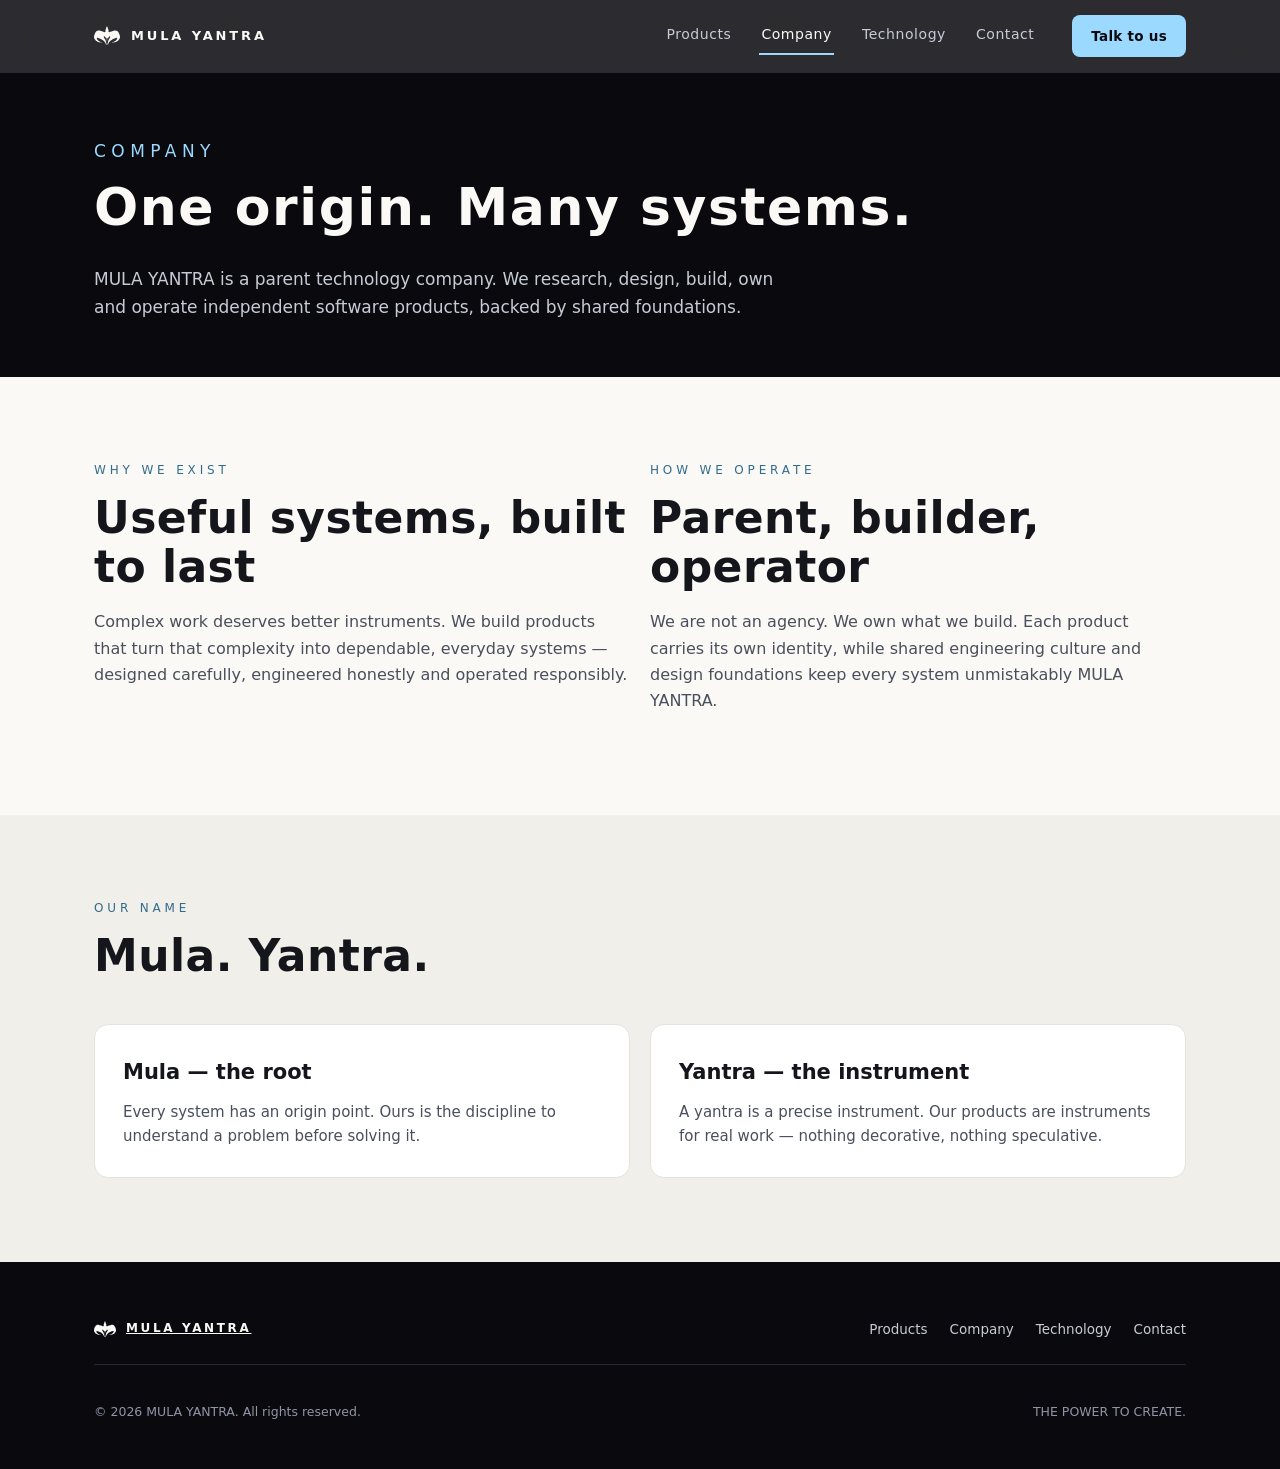
<file: company.html>
<!DOCTYPE html><html lang="en"><head><meta charset="utf-8"><meta name="viewport" content="width=device-width,initial-scale=1"><title>Company — MULA YANTRA</title><meta name="description" content="MULA YANTRA is an Indian-origin technology company with global ambitions — one origin, many systems."><link rel="canonical" href="https://somilsharma2000.github.io/mula-yantra-site/company.html"><meta property="og:type" content="website"><meta property="og:title" content="Company — MULA YANTRA"><meta property="og:description" content="MULA YANTRA is an Indian-origin technology company with global ambitions — one origin, many systems."><meta property="og:url" content="https://somilsharma2000.github.io/mula-yantra-site/company.html"><meta property="og:image" content="https://somilsharma2000.github.io/mula-yantra-site/hero-emblem.png"><meta name="twitter:card" content="summary"><meta property="og:site_name" content="MULA YANTRA"><link rel="icon" type="image/svg+xml" href="mark-small.svg"><link rel="preload" href="fonts/SpaceGrotesk.woff2" as="font" type="font/woff2" crossorigin><link rel="preload" href="fonts/Inter.woff2" as="font" type="font/woff2" crossorigin><link rel="stylesheet" href="styles.css"></head><body class=""><a class="skip" href="#main">Skip to content</a><header class="hd"><div class="wrap"><a class="brand" href="index.html"><svg viewBox="0 0 1000 770" aria-hidden="true"><path d="M 499.4 6.1 C 495.3 12.6 481.6 31.2 476.3 45.0 C 471.0 58.7 470.4 79.4 467.8 88.7 C 465.2 98.0 462.7 94.2 460.5 100.9 C 458.3 107.5 457.5 120.7 454.4 128.8 C 451.4 136.9 444.7 139.1 442.3 149.5 C 439.9 159.8 439.7 183.3 439.9 190.8 C 440.1 198.3 442.9 190.8 443.5 194.4 C 444.1 198.1 447.1 205.8 443.5 212.6 C 439.9 219.5 427.9 230.7 421.6 235.7 C 415.4 240.8 413.7 244.8 405.8 243.0 C 397.9 241.2 394.9 233.5 374.2 224.8 C 353.6 216.1 300.7 196.6 281.9 190.8 C 263.1 184.9 270.1 192.0 261.2 189.6 C 252.3 187.1 241.8 178.8 228.4 176.2 C 215.1 173.6 197.7 171.9 181.0 173.8 C 164.4 175.6 144.6 181.0 128.8 187.1 C 113.0 193.2 96.6 202.5 86.3 210.2 C 75.9 217.9 74.3 222.6 66.8 233.3 C 59.3 244.0 49.4 259.6 41.3 274.6 C 33.2 289.6 21.9 312.1 18.2 323.2 C 14.6 334.3 20.3 337.6 19.4 341.4 C 18.6 345.3 16.2 337.4 13.4 346.3 C 10.5 355.2 4.5 380.9 2.4 394.9 C 0.4 408.9 0.6 418.4 1.2 430.1 C 1.8 441.9 2.8 453.0 6.1 465.4 C 9.3 477.7 10.5 489.3 20.7 504.3 C 30.8 519.2 58.7 545.4 66.8 555.3 C 74.9 565.2 65.4 559.5 69.3 563.8 C 73.1 568.0 82.8 577.2 89.9 580.8 C 97.0 584.4 107.5 583.6 111.8 585.7 C 116.0 587.7 112.8 591.5 115.4 593.0 C 118.1 594.4 123.9 592.5 127.6 594.2 C 131.2 595.8 126.4 598.0 137.3 602.7 C 148.2 607.3 181.4 618.7 193.2 622.1 C 204.9 625.6 203.5 621.9 207.8 623.3 C 212.0 624.7 213.4 629.6 218.7 630.6 C 224.0 631.6 232.5 628.4 239.4 629.4 C 246.3 630.4 247.5 635.1 260.0 636.7 C 272.6 638.3 315.1 642.2 314.7 639.1 C 314.3 636.1 273.8 625.2 257.6 618.5 C 241.4 611.8 234.1 609.4 217.5 599.0 C 200.9 588.7 171.9 568.0 158.0 556.5 C 144.0 545.0 140.1 538.1 133.7 529.8 C 127.2 521.5 123.1 514.6 119.1 506.7 C 115.0 498.8 111.4 489.7 109.4 482.4 C 107.3 475.1 106.7 467.2 106.9 462.9 C 107.1 458.7 107.7 458.3 110.6 456.9 C 113.4 455.4 106.5 450.8 123.9 454.4 C 141.4 458.1 186.1 468.4 215.1 478.7 C 244.0 489.1 271.8 501.2 297.7 516.4 C 323.6 531.6 351.4 552.9 370.6 569.9 C 389.8 586.9 402.2 604.3 413.1 618.5 C 424.1 632.6 428.9 641.2 436.2 654.9 C 443.5 668.7 452.4 692.6 456.9 701.1 C 461.3 709.6 462.3 720.1 462.9 706.0 C 463.5 691.8 462.9 639.9 460.5 616.0 C 458.1 592.1 453.4 579.2 448.4 562.6 C 443.3 546.0 437.8 530.8 430.1 516.4 C 422.4 502.0 407.0 484.6 402.2 476.3 C 397.3 468.0 402.4 469.6 401.0 466.6 C 399.6 463.5 396.3 459.9 393.7 458.1 C 391.0 456.3 386.2 457.7 385.2 455.7 C 384.2 453.6 389.8 451.8 387.6 445.9 C 385.4 440.1 373.4 426.3 371.8 420.4 C 370.2 414.5 372.8 414.3 377.9 410.7 C 382.9 407.0 395.9 400.2 402.2 398.5 C 408.5 396.9 410.9 395.9 415.6 401.0 C 420.2 406.0 422.4 420.0 430.1 428.9 C 437.8 437.8 451.6 442.7 461.7 454.4 C 471.9 466.2 485.2 468.0 490.9 499.4 C 496.6 530.8 496.4 616.0 495.7 642.8 C 495.1 669.5 489.7 650.7 487.2 659.8 C 484.8 668.9 481.8 688.3 481.2 697.4 C 480.6 706.6 481.0 709.2 483.6 714.5 C 486.2 719.7 494.1 723.8 497.0 729.0 C 499.8 734.3 500.2 743.2 500.6 746.1 C 501.0 748.9 499.0 748.9 499.4 746.1 C 499.8 743.2 500.2 734.3 503.0 729.0 C 505.9 723.8 513.8 719.7 516.4 714.5 C 519.0 709.2 519.4 706.6 518.8 697.4 C 518.2 688.3 515.2 668.9 512.8 659.8 C 510.3 650.7 504.9 669.5 504.3 642.8 C 503.6 616.0 503.4 530.8 509.1 499.4 C 514.8 468.0 528.1 466.2 538.3 454.4 C 548.4 442.7 562.2 437.8 569.9 428.9 C 577.6 420.0 579.8 406.0 584.4 401.0 C 589.1 395.9 591.5 396.9 597.8 398.5 C 604.1 400.2 617.1 407.0 622.1 410.7 C 627.2 414.3 629.8 414.5 628.2 420.4 C 626.6 426.3 614.6 440.1 612.4 445.9 C 610.2 451.8 615.8 453.6 614.8 455.7 C 613.8 457.7 609.0 456.3 606.3 458.1 C 603.7 459.9 600.4 463.5 599.0 466.6 C 597.6 469.6 602.7 468.0 597.8 476.3 C 593.0 484.6 577.6 502.0 569.9 516.4 C 562.2 530.8 556.7 546.0 551.6 562.6 C 546.6 579.2 541.9 592.1 539.5 616.0 C 537.1 639.9 536.5 691.8 537.1 706.0 C 537.7 720.1 538.7 709.6 543.1 701.1 C 547.6 692.6 556.5 668.7 563.8 654.9 C 571.1 641.2 575.9 632.6 586.9 618.5 C 597.8 604.3 610.2 586.9 629.4 569.9 C 648.6 552.9 676.4 531.6 702.3 516.4 C 728.2 501.2 756.0 489.1 784.9 478.7 C 813.9 468.4 858.6 458.1 876.1 454.4 C 893.5 450.8 886.6 455.4 889.4 456.9 C 892.3 458.3 892.9 458.7 893.1 462.9 C 893.3 467.2 892.7 475.1 890.6 482.4 C 888.6 489.7 885.0 498.8 880.9 506.7 C 876.9 514.6 872.8 521.5 866.3 529.8 C 859.9 538.1 856.0 545.0 842.0 556.5 C 828.1 568.0 799.1 588.7 782.5 599.0 C 765.9 609.4 758.6 611.8 742.4 618.5 C 726.2 625.2 685.7 636.1 685.3 639.1 C 684.9 642.2 727.4 638.3 740.0 636.7 C 752.5 635.1 753.7 630.4 760.6 629.4 C 767.5 628.4 776.0 631.6 781.3 630.6 C 786.6 629.6 788.0 624.7 792.2 623.3 C 796.5 621.9 795.1 625.6 806.8 622.1 C 818.6 618.7 851.8 607.3 862.7 602.7 C 873.6 598.0 868.8 595.8 872.4 594.2 C 876.1 592.5 881.9 594.4 884.6 593.0 C 887.2 591.5 884.0 587.7 888.2 585.7 C 892.5 583.6 903.0 584.4 910.1 580.8 C 917.2 577.2 926.9 568.0 930.7 563.8 C 934.6 559.5 925.1 565.2 933.2 555.3 C 941.3 545.4 969.2 519.2 979.3 504.3 C 989.5 489.3 990.7 477.7 993.9 465.4 C 997.2 453.0 998.2 441.9 998.8 430.1 C 999.4 418.4 999.6 408.9 997.6 394.9 C 995.5 380.9 989.5 355.2 986.6 346.3 C 983.8 337.4 981.4 345.3 980.6 341.4 C 979.7 337.6 985.4 334.3 981.8 323.2 C 978.1 312.1 966.8 289.6 958.7 274.6 C 950.6 259.6 940.7 244.0 933.2 233.3 C 925.7 222.6 924.1 217.9 913.7 210.2 C 903.4 202.5 887.0 193.2 871.2 187.1 C 855.4 181.0 835.6 175.6 819.0 173.8 C 802.3 171.9 784.9 173.6 771.6 176.2 C 758.2 178.8 747.7 187.1 738.8 189.6 C 729.9 192.0 736.9 184.9 718.1 190.8 C 699.3 196.6 646.4 216.1 625.8 224.8 C 605.1 233.5 602.1 241.2 594.2 243.0 C 586.3 244.8 584.6 240.8 578.4 235.7 C 572.1 230.7 560.1 219.5 556.5 212.6 C 552.9 205.8 555.9 198.1 556.5 194.4 C 557.1 190.8 559.9 198.3 560.1 190.8 C 560.3 183.3 560.1 159.8 557.7 149.5 C 555.3 139.1 548.6 136.9 545.6 128.8 C 542.5 120.7 541.7 107.5 539.5 100.9 C 537.3 94.2 534.8 98.0 532.2 88.7 C 529.6 79.4 529.0 58.7 523.7 45.0 C 518.4 31.2 504.7 12.6 500.6 6.1 C 496.6 -0.4 503.4 -0.4 499.4 6.1 Z M 313.5 391.3 C 250.3 389.8 311.3 384.6 307.4 382.7 C 303.6 380.9 294.0 382.1 290.4 380.3 C 286.8 378.5 287.4 373.8 285.5 371.8 C 283.7 369.8 282.9 368.8 279.5 368.2 C 276.0 367.6 268.5 369.6 264.9 368.2 C 261.2 366.7 261.0 361.7 257.6 359.7 C 254.2 357.6 256.2 363.3 244.2 356.0 C 232.3 348.7 197.0 324.4 185.9 315.9 C 174.8 307.4 179.4 306.8 177.4 305.0 C 175.4 303.2 176.2 306.8 173.8 305.0 C 171.3 303.2 164.6 296.5 162.8 294.0 C 161.0 291.6 159.4 291.8 162.8 290.4 C 166.3 289.0 74.5 286.4 183.5 285.5 C 292.4 284.7 707.6 284.7 816.5 285.5 C 925.5 286.4 833.7 289.0 837.2 290.4 C 840.6 291.8 839.0 291.6 837.2 294.0 C 835.4 296.5 828.7 303.2 826.2 305.0 C 823.8 306.8 824.6 303.2 822.6 305.0 C 820.6 306.8 825.2 307.4 814.1 315.9 C 803.0 324.4 767.7 348.7 755.8 356.0 C 743.8 363.3 745.8 357.6 742.4 359.7 C 739.0 361.7 738.8 366.7 735.1 368.2 C 731.5 369.6 724.0 367.6 720.5 368.2 C 717.1 368.8 716.3 369.8 714.5 371.8 C 712.6 373.8 713.2 378.5 709.6 380.3 C 706.0 382.1 696.4 380.9 692.6 382.7 C 688.7 384.6 749.7 389.8 686.5 391.3 C 623.3 392.7 376.7 392.7 313.5 391.3 Z M 686.5 391.3 C 749.7 389.8 688.7 384.6 692.6 382.7 C 696.4 380.9 706.0 382.1 709.6 380.3 C 713.2 378.5 712.6 373.8 714.5 371.8 C 716.3 369.8 717.1 368.8 720.5 368.2 C 724.0 367.6 731.5 369.6 735.1 368.2 C 738.8 366.7 739.0 361.7 742.4 359.7 C 745.8 357.6 743.8 363.3 755.8 356.0 C 767.7 348.7 803.0 324.4 814.1 315.9 C 825.2 307.4 820.6 306.8 822.6 305.0 C 824.6 303.2 823.8 306.8 826.2 305.0 C 828.7 303.2 835.4 296.5 837.2 294.0 C 839.0 291.6 840.6 291.8 837.2 290.4 C 833.7 289.0 925.5 286.4 816.5 285.5 C 707.6 284.7 292.4 284.7 183.5 285.5 C 74.5 286.4 166.3 289.0 162.8 290.4 C 159.4 291.8 161.0 291.6 162.8 294.0 C 164.6 296.5 171.3 303.2 173.8 305.0 C 176.2 306.8 175.4 303.2 177.4 305.0 C 179.4 306.8 174.8 307.4 185.9 315.9 C 197.0 324.4 232.3 348.7 244.2 356.0 C 256.2 363.3 254.2 357.6 257.6 359.7 C 261.0 361.7 261.2 366.7 264.9 368.2 C 268.5 369.6 276.0 367.6 279.5 368.2 C 282.9 368.8 283.7 369.8 285.5 371.8 C 287.4 373.8 286.8 378.5 290.4 380.3 C 294.0 382.1 303.6 380.9 307.4 382.7 C 311.3 384.6 250.3 389.8 313.5 391.3 C 376.7 392.7 623.3 392.7 686.5 391.3 Z" fill="currentColor" fill-rule="evenodd"/><circle cx="500" cy="347" r="12" fill="currentColor"/></svg><b>MULA&nbsp;YANTRA</b></a><button class="burger" aria-label="Menu" aria-expanded="false" aria-controls="sitenav"><svg width="22" height="14" viewBox="0 0 22 14" fill="none"><path d="M1 1h20M1 7h20M1 13h20" stroke="currentColor" stroke-width="2" stroke-linecap="round"/></svg></button><nav class="nav" id="sitenav" aria-label="Site"><a href="products.html">Products</a><a href="company.html" aria-current="page">Company</a><a href="technology.html">Technology</a><a href="contact.html">Contact</a></nav><a class="btn primary cta" href="contact.html" style="padding:9px 18px;font-size:13.5px">Talk to us</a></div></header><main id="main"><section class="lite"><div class="wrap"><p class="kicker">Company</p><h1>One origin. Many systems.</h1><p>MULA YANTRA is a parent technology company. We research, design, build, own and operate independent software products, backed by shared foundations.</p></div></section><section><div class="wrap"><div class="grid2"><div class="reveal"><p class="kicker">Why we exist</p><h2>Useful systems, built to last</h2><p style="color:#4A4F5C">Complex work deserves better instruments. We build products that turn that complexity into dependable, everyday systems — designed carefully, engineered honestly and operated responsibly.</p></div><div class="reveal"><p class="kicker">How we operate</p><h2>Parent, builder, operator</h2><p style="color:#4A4F5C">We are not an agency. We own what we build. Each product carries its own identity, while shared engineering culture and design foundations keep every system unmistakably MULA YANTRA.</p></div></div></div></section><section style="background:var(--bone-2)"><div class="wrap"><div class="shead reveal"><p class="kicker">Our name</p><h2>Mula. Yantra.</h2></div><div class="grid2"><div class="reveal card"><h3>Mula — the root</h3><p>Every system has an origin point. Ours is the discipline to understand a problem before solving it.</p></div><div class="reveal card"><h3>Yantra — the instrument</h3><p>A yantra is a precise instrument. Our products are instruments for real work — nothing decorative, nothing speculative.</p></div></div></div></section></main><footer class="ft"><div class="wrap"><div class="top"><a class="fbrand" href="index.html"><svg viewBox="0 0 1000 770" aria-hidden="true"><path d="M 499.4 6.1 C 495.3 12.6 481.6 31.2 476.3 45.0 C 471.0 58.7 470.4 79.4 467.8 88.7 C 465.2 98.0 462.7 94.2 460.5 100.9 C 458.3 107.5 457.5 120.7 454.4 128.8 C 451.4 136.9 444.7 139.1 442.3 149.5 C 439.9 159.8 439.7 183.3 439.9 190.8 C 440.1 198.3 442.9 190.8 443.5 194.4 C 444.1 198.1 447.1 205.8 443.5 212.6 C 439.9 219.5 427.9 230.7 421.6 235.7 C 415.4 240.8 413.7 244.8 405.8 243.0 C 397.9 241.2 394.9 233.5 374.2 224.8 C 353.6 216.1 300.7 196.6 281.9 190.8 C 263.1 184.9 270.1 192.0 261.2 189.6 C 252.3 187.1 241.8 178.8 228.4 176.2 C 215.1 173.6 197.7 171.9 181.0 173.8 C 164.4 175.6 144.6 181.0 128.8 187.1 C 113.0 193.2 96.6 202.5 86.3 210.2 C 75.9 217.9 74.3 222.6 66.8 233.3 C 59.3 244.0 49.4 259.6 41.3 274.6 C 33.2 289.6 21.9 312.1 18.2 323.2 C 14.6 334.3 20.3 337.6 19.4 341.4 C 18.6 345.3 16.2 337.4 13.4 346.3 C 10.5 355.2 4.5 380.9 2.4 394.9 C 0.4 408.9 0.6 418.4 1.2 430.1 C 1.8 441.9 2.8 453.0 6.1 465.4 C 9.3 477.7 10.5 489.3 20.7 504.3 C 30.8 519.2 58.7 545.4 66.8 555.3 C 74.9 565.2 65.4 559.5 69.3 563.8 C 73.1 568.0 82.8 577.2 89.9 580.8 C 97.0 584.4 107.5 583.6 111.8 585.7 C 116.0 587.7 112.8 591.5 115.4 593.0 C 118.1 594.4 123.9 592.5 127.6 594.2 C 131.2 595.8 126.4 598.0 137.3 602.7 C 148.2 607.3 181.4 618.7 193.2 622.1 C 204.9 625.6 203.5 621.9 207.8 623.3 C 212.0 624.7 213.4 629.6 218.7 630.6 C 224.0 631.6 232.5 628.4 239.4 629.4 C 246.3 630.4 247.5 635.1 260.0 636.7 C 272.6 638.3 315.1 642.2 314.7 639.1 C 314.3 636.1 273.8 625.2 257.6 618.5 C 241.4 611.8 234.1 609.4 217.5 599.0 C 200.9 588.7 171.9 568.0 158.0 556.5 C 144.0 545.0 140.1 538.1 133.7 529.8 C 127.2 521.5 123.1 514.6 119.1 506.7 C 115.0 498.8 111.4 489.7 109.4 482.4 C 107.3 475.1 106.7 467.2 106.9 462.9 C 107.1 458.7 107.7 458.3 110.6 456.9 C 113.4 455.4 106.5 450.8 123.9 454.4 C 141.4 458.1 186.1 468.4 215.1 478.7 C 244.0 489.1 271.8 501.2 297.7 516.4 C 323.6 531.6 351.4 552.9 370.6 569.9 C 389.8 586.9 402.2 604.3 413.1 618.5 C 424.1 632.6 428.9 641.2 436.2 654.9 C 443.5 668.7 452.4 692.6 456.9 701.1 C 461.3 709.6 462.3 720.1 462.9 706.0 C 463.5 691.8 462.9 639.9 460.5 616.0 C 458.1 592.1 453.4 579.2 448.4 562.6 C 443.3 546.0 437.8 530.8 430.1 516.4 C 422.4 502.0 407.0 484.6 402.2 476.3 C 397.3 468.0 402.4 469.6 401.0 466.6 C 399.6 463.5 396.3 459.9 393.7 458.1 C 391.0 456.3 386.2 457.7 385.2 455.7 C 384.2 453.6 389.8 451.8 387.6 445.9 C 385.4 440.1 373.4 426.3 371.8 420.4 C 370.2 414.5 372.8 414.3 377.9 410.7 C 382.9 407.0 395.9 400.2 402.2 398.5 C 408.5 396.9 410.9 395.9 415.6 401.0 C 420.2 406.0 422.4 420.0 430.1 428.9 C 437.8 437.8 451.6 442.7 461.7 454.4 C 471.9 466.2 485.2 468.0 490.9 499.4 C 496.6 530.8 496.4 616.0 495.7 642.8 C 495.1 669.5 489.7 650.7 487.2 659.8 C 484.8 668.9 481.8 688.3 481.2 697.4 C 480.6 706.6 481.0 709.2 483.6 714.5 C 486.2 719.7 494.1 723.8 497.0 729.0 C 499.8 734.3 500.2 743.2 500.6 746.1 C 501.0 748.9 499.0 748.9 499.4 746.1 C 499.8 743.2 500.2 734.3 503.0 729.0 C 505.9 723.8 513.8 719.7 516.4 714.5 C 519.0 709.2 519.4 706.6 518.8 697.4 C 518.2 688.3 515.2 668.9 512.8 659.8 C 510.3 650.7 504.9 669.5 504.3 642.8 C 503.6 616.0 503.4 530.8 509.1 499.4 C 514.8 468.0 528.1 466.2 538.3 454.4 C 548.4 442.7 562.2 437.8 569.9 428.9 C 577.6 420.0 579.8 406.0 584.4 401.0 C 589.1 395.9 591.5 396.9 597.8 398.5 C 604.1 400.2 617.1 407.0 622.1 410.7 C 627.2 414.3 629.8 414.5 628.2 420.4 C 626.6 426.3 614.6 440.1 612.4 445.9 C 610.2 451.8 615.8 453.6 614.8 455.7 C 613.8 457.7 609.0 456.3 606.3 458.1 C 603.7 459.9 600.4 463.5 599.0 466.6 C 597.6 469.6 602.7 468.0 597.8 476.3 C 593.0 484.6 577.6 502.0 569.9 516.4 C 562.2 530.8 556.7 546.0 551.6 562.6 C 546.6 579.2 541.9 592.1 539.5 616.0 C 537.1 639.9 536.5 691.8 537.1 706.0 C 537.7 720.1 538.7 709.6 543.1 701.1 C 547.6 692.6 556.5 668.7 563.8 654.9 C 571.1 641.2 575.9 632.6 586.9 618.5 C 597.8 604.3 610.2 586.9 629.4 569.9 C 648.6 552.9 676.4 531.6 702.3 516.4 C 728.2 501.2 756.0 489.1 784.9 478.7 C 813.9 468.4 858.6 458.1 876.1 454.4 C 893.5 450.8 886.6 455.4 889.4 456.9 C 892.3 458.3 892.9 458.7 893.1 462.9 C 893.3 467.2 892.7 475.1 890.6 482.4 C 888.6 489.7 885.0 498.8 880.9 506.7 C 876.9 514.6 872.8 521.5 866.3 529.8 C 859.9 538.1 856.0 545.0 842.0 556.5 C 828.1 568.0 799.1 588.7 782.5 599.0 C 765.9 609.4 758.6 611.8 742.4 618.5 C 726.2 625.2 685.7 636.1 685.3 639.1 C 684.9 642.2 727.4 638.3 740.0 636.7 C 752.5 635.1 753.7 630.4 760.6 629.4 C 767.5 628.4 776.0 631.6 781.3 630.6 C 786.6 629.6 788.0 624.7 792.2 623.3 C 796.5 621.9 795.1 625.6 806.8 622.1 C 818.6 618.7 851.8 607.3 862.7 602.7 C 873.6 598.0 868.8 595.8 872.4 594.2 C 876.1 592.5 881.9 594.4 884.6 593.0 C 887.2 591.5 884.0 587.7 888.2 585.7 C 892.5 583.6 903.0 584.4 910.1 580.8 C 917.2 577.2 926.9 568.0 930.7 563.8 C 934.6 559.5 925.1 565.2 933.2 555.3 C 941.3 545.4 969.2 519.2 979.3 504.3 C 989.5 489.3 990.7 477.7 993.9 465.4 C 997.2 453.0 998.2 441.9 998.8 430.1 C 999.4 418.4 999.6 408.9 997.6 394.9 C 995.5 380.9 989.5 355.2 986.6 346.3 C 983.8 337.4 981.4 345.3 980.6 341.4 C 979.7 337.6 985.4 334.3 981.8 323.2 C 978.1 312.1 966.8 289.6 958.7 274.6 C 950.6 259.6 940.7 244.0 933.2 233.3 C 925.7 222.6 924.1 217.9 913.7 210.2 C 903.4 202.5 887.0 193.2 871.2 187.1 C 855.4 181.0 835.6 175.6 819.0 173.8 C 802.3 171.9 784.9 173.6 771.6 176.2 C 758.2 178.8 747.7 187.1 738.8 189.6 C 729.9 192.0 736.9 184.9 718.1 190.8 C 699.3 196.6 646.4 216.1 625.8 224.8 C 605.1 233.5 602.1 241.2 594.2 243.0 C 586.3 244.8 584.6 240.8 578.4 235.7 C 572.1 230.7 560.1 219.5 556.5 212.6 C 552.9 205.8 555.9 198.1 556.5 194.4 C 557.1 190.8 559.9 198.3 560.1 190.8 C 560.3 183.3 560.1 159.8 557.7 149.5 C 555.3 139.1 548.6 136.9 545.6 128.8 C 542.5 120.7 541.7 107.5 539.5 100.9 C 537.3 94.2 534.8 98.0 532.2 88.7 C 529.6 79.4 529.0 58.7 523.7 45.0 C 518.4 31.2 504.7 12.6 500.6 6.1 C 496.6 -0.4 503.4 -0.4 499.4 6.1 Z M 313.5 391.3 C 250.3 389.8 311.3 384.6 307.4 382.7 C 303.6 380.9 294.0 382.1 290.4 380.3 C 286.8 378.5 287.4 373.8 285.5 371.8 C 283.7 369.8 282.9 368.8 279.5 368.2 C 276.0 367.6 268.5 369.6 264.9 368.2 C 261.2 366.7 261.0 361.7 257.6 359.7 C 254.2 357.6 256.2 363.3 244.2 356.0 C 232.3 348.7 197.0 324.4 185.9 315.9 C 174.8 307.4 179.4 306.8 177.4 305.0 C 175.4 303.2 176.2 306.8 173.8 305.0 C 171.3 303.2 164.6 296.5 162.8 294.0 C 161.0 291.6 159.4 291.8 162.8 290.4 C 166.3 289.0 74.5 286.4 183.5 285.5 C 292.4 284.7 707.6 284.7 816.5 285.5 C 925.5 286.4 833.7 289.0 837.2 290.4 C 840.6 291.8 839.0 291.6 837.2 294.0 C 835.4 296.5 828.7 303.2 826.2 305.0 C 823.8 306.8 824.6 303.2 822.6 305.0 C 820.6 306.8 825.2 307.4 814.1 315.9 C 803.0 324.4 767.7 348.7 755.8 356.0 C 743.8 363.3 745.8 357.6 742.4 359.7 C 739.0 361.7 738.8 366.7 735.1 368.2 C 731.5 369.6 724.0 367.6 720.5 368.2 C 717.1 368.8 716.3 369.8 714.5 371.8 C 712.6 373.8 713.2 378.5 709.6 380.3 C 706.0 382.1 696.4 380.9 692.6 382.7 C 688.7 384.6 749.7 389.8 686.5 391.3 C 623.3 392.7 376.7 392.7 313.5 391.3 Z M 686.5 391.3 C 749.7 389.8 688.7 384.6 692.6 382.7 C 696.4 380.9 706.0 382.1 709.6 380.3 C 713.2 378.5 712.6 373.8 714.5 371.8 C 716.3 369.8 717.1 368.8 720.5 368.2 C 724.0 367.6 731.5 369.6 735.1 368.2 C 738.8 366.7 739.0 361.7 742.4 359.7 C 745.8 357.6 743.8 363.3 755.8 356.0 C 767.7 348.7 803.0 324.4 814.1 315.9 C 825.2 307.4 820.6 306.8 822.6 305.0 C 824.6 303.2 823.8 306.8 826.2 305.0 C 828.7 303.2 835.4 296.5 837.2 294.0 C 839.0 291.6 840.6 291.8 837.2 290.4 C 833.7 289.0 925.5 286.4 816.5 285.5 C 707.6 284.7 292.4 284.7 183.5 285.5 C 74.5 286.4 166.3 289.0 162.8 290.4 C 159.4 291.8 161.0 291.6 162.8 294.0 C 164.6 296.5 171.3 303.2 173.8 305.0 C 176.2 306.8 175.4 303.2 177.4 305.0 C 179.4 306.8 174.8 307.4 185.9 315.9 C 197.0 324.4 232.3 348.7 244.2 356.0 C 256.2 363.3 254.2 357.6 257.6 359.7 C 261.0 361.7 261.2 366.7 264.9 368.2 C 268.5 369.6 276.0 367.6 279.5 368.2 C 282.9 368.8 283.7 369.8 285.5 371.8 C 287.4 373.8 286.8 378.5 290.4 380.3 C 294.0 382.1 303.6 380.9 307.4 382.7 C 311.3 384.6 250.3 389.8 313.5 391.3 C 376.7 392.7 623.3 392.7 686.5 391.3 Z" fill="currentColor" fill-rule="evenodd"/><circle cx="500" cy="347" r="12" fill="currentColor"/></svg><b>MULA&nbsp;YANTRA</b></a><nav aria-label="Footer"><a href="products.html">Products</a><a href="company.html">Company</a><a href="technology.html">Technology</a><a href="contact.html">Contact</a></nav></div><hr><div class="fine"><p>&copy; <span data-year>2026</span> MULA YANTRA. All rights reserved.</p><p>THE POWER TO CREATE.</p></div></div></footer><script src="app.js" defer></script></body></html>
</file>
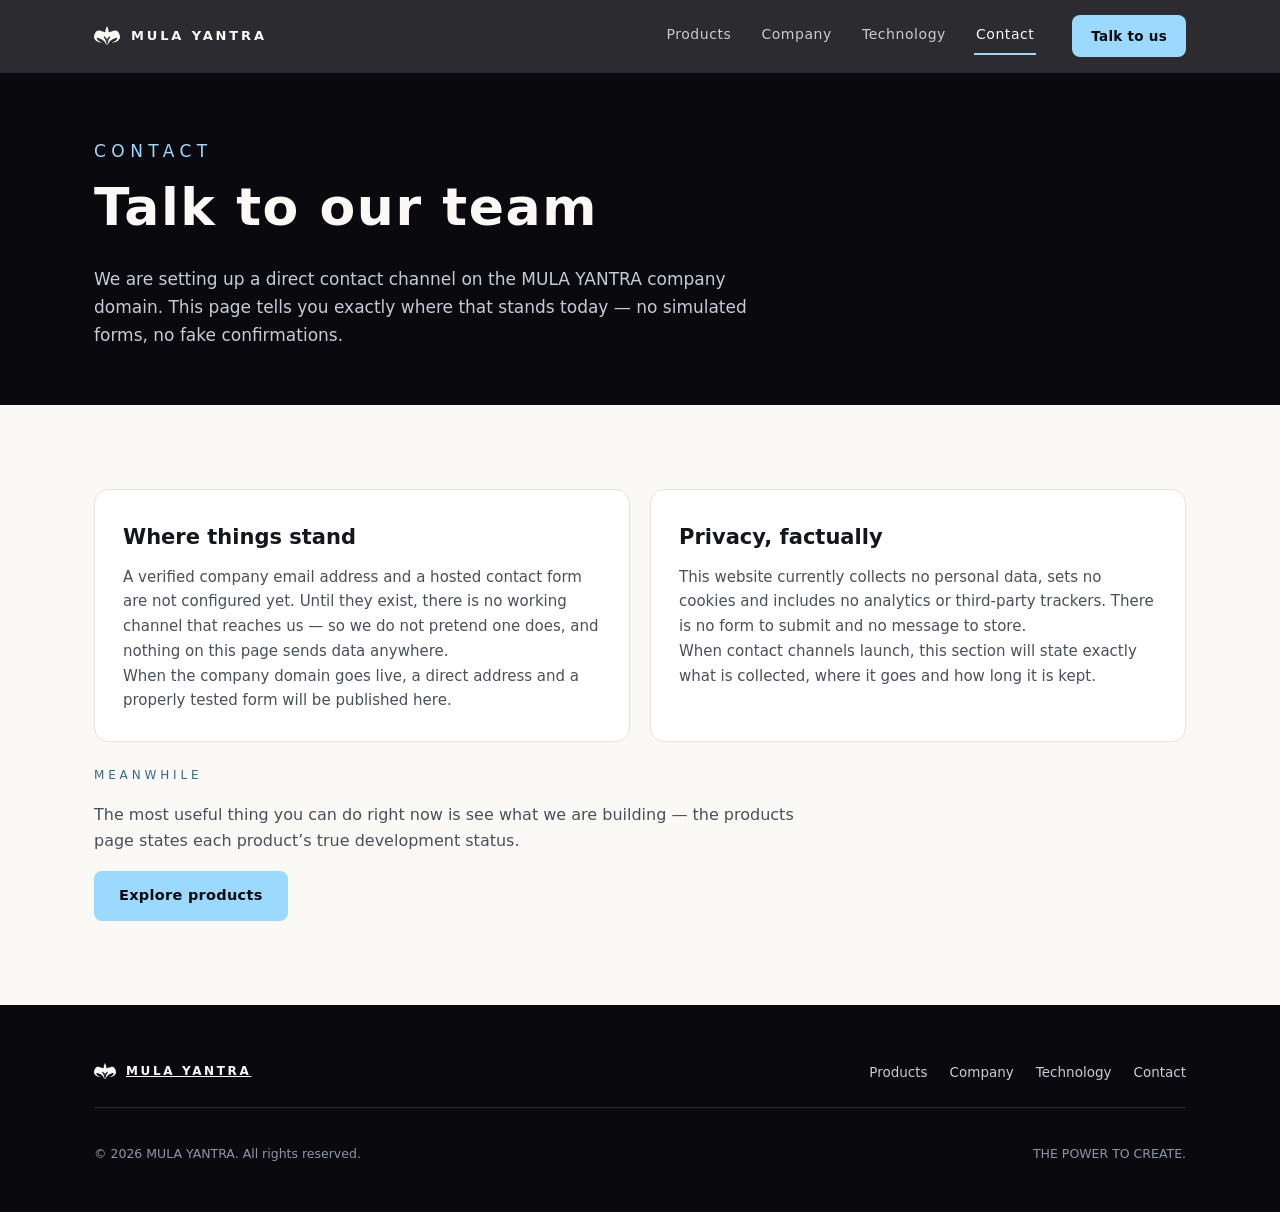
<file: contact.html>
<!DOCTYPE html><html lang="en"><head><meta charset="utf-8"><meta name="viewport" content="width=device-width,initial-scale=1"><title>Contact — MULA YANTRA</title><meta name="description" content="How to reach the MULA YANTRA team. The state of our contact channels, told honestly."><link rel="canonical" href="https://somilsharma2000.github.io/mula-yantra-site/contact.html"><meta property="og:type" content="website"><meta property="og:title" content="Contact — MULA YANTRA"><meta property="og:description" content="How to reach the MULA YANTRA team. The state of our contact channels, told honestly."><meta property="og:url" content="https://somilsharma2000.github.io/mula-yantra-site/contact.html"><meta property="og:image" content="https://somilsharma2000.github.io/mula-yantra-site/hero-emblem.png"><meta name="twitter:card" content="summary"><meta property="og:site_name" content="MULA YANTRA"><link rel="icon" type="image/svg+xml" href="mark-small.svg"><link rel="preload" href="fonts/SpaceGrotesk.woff2" as="font" type="font/woff2" crossorigin><link rel="preload" href="fonts/Inter.woff2" as="font" type="font/woff2" crossorigin><link rel="stylesheet" href="styles.css"></head><body class=""><a class="skip" href="#main">Skip to content</a><header class="hd"><div class="wrap"><a class="brand" href="index.html"><svg viewBox="0 0 1000 770" aria-hidden="true"><path d="M 499.4 6.1 C 495.3 12.6 481.6 31.2 476.3 45.0 C 471.0 58.7 470.4 79.4 467.8 88.7 C 465.2 98.0 462.7 94.2 460.5 100.9 C 458.3 107.5 457.5 120.7 454.4 128.8 C 451.4 136.9 444.7 139.1 442.3 149.5 C 439.9 159.8 439.7 183.3 439.9 190.8 C 440.1 198.3 442.9 190.8 443.5 194.4 C 444.1 198.1 447.1 205.8 443.5 212.6 C 439.9 219.5 427.9 230.7 421.6 235.7 C 415.4 240.8 413.7 244.8 405.8 243.0 C 397.9 241.2 394.9 233.5 374.2 224.8 C 353.6 216.1 300.7 196.6 281.9 190.8 C 263.1 184.9 270.1 192.0 261.2 189.6 C 252.3 187.1 241.8 178.8 228.4 176.2 C 215.1 173.6 197.7 171.9 181.0 173.8 C 164.4 175.6 144.6 181.0 128.8 187.1 C 113.0 193.2 96.6 202.5 86.3 210.2 C 75.9 217.9 74.3 222.6 66.8 233.3 C 59.3 244.0 49.4 259.6 41.3 274.6 C 33.2 289.6 21.9 312.1 18.2 323.2 C 14.6 334.3 20.3 337.6 19.4 341.4 C 18.6 345.3 16.2 337.4 13.4 346.3 C 10.5 355.2 4.5 380.9 2.4 394.9 C 0.4 408.9 0.6 418.4 1.2 430.1 C 1.8 441.9 2.8 453.0 6.1 465.4 C 9.3 477.7 10.5 489.3 20.7 504.3 C 30.8 519.2 58.7 545.4 66.8 555.3 C 74.9 565.2 65.4 559.5 69.3 563.8 C 73.1 568.0 82.8 577.2 89.9 580.8 C 97.0 584.4 107.5 583.6 111.8 585.7 C 116.0 587.7 112.8 591.5 115.4 593.0 C 118.1 594.4 123.9 592.5 127.6 594.2 C 131.2 595.8 126.4 598.0 137.3 602.7 C 148.2 607.3 181.4 618.7 193.2 622.1 C 204.9 625.6 203.5 621.9 207.8 623.3 C 212.0 624.7 213.4 629.6 218.7 630.6 C 224.0 631.6 232.5 628.4 239.4 629.4 C 246.3 630.4 247.5 635.1 260.0 636.7 C 272.6 638.3 315.1 642.2 314.7 639.1 C 314.3 636.1 273.8 625.2 257.6 618.5 C 241.4 611.8 234.1 609.4 217.5 599.0 C 200.9 588.7 171.9 568.0 158.0 556.5 C 144.0 545.0 140.1 538.1 133.7 529.8 C 127.2 521.5 123.1 514.6 119.1 506.7 C 115.0 498.8 111.4 489.7 109.4 482.4 C 107.3 475.1 106.7 467.2 106.9 462.9 C 107.1 458.7 107.7 458.3 110.6 456.9 C 113.4 455.4 106.5 450.8 123.9 454.4 C 141.4 458.1 186.1 468.4 215.1 478.7 C 244.0 489.1 271.8 501.2 297.7 516.4 C 323.6 531.6 351.4 552.9 370.6 569.9 C 389.8 586.9 402.2 604.3 413.1 618.5 C 424.1 632.6 428.9 641.2 436.2 654.9 C 443.5 668.7 452.4 692.6 456.9 701.1 C 461.3 709.6 462.3 720.1 462.9 706.0 C 463.5 691.8 462.9 639.9 460.5 616.0 C 458.1 592.1 453.4 579.2 448.4 562.6 C 443.3 546.0 437.8 530.8 430.1 516.4 C 422.4 502.0 407.0 484.6 402.2 476.3 C 397.3 468.0 402.4 469.6 401.0 466.6 C 399.6 463.5 396.3 459.9 393.7 458.1 C 391.0 456.3 386.2 457.7 385.2 455.7 C 384.2 453.6 389.8 451.8 387.6 445.9 C 385.4 440.1 373.4 426.3 371.8 420.4 C 370.2 414.5 372.8 414.3 377.9 410.7 C 382.9 407.0 395.9 400.2 402.2 398.5 C 408.5 396.9 410.9 395.9 415.6 401.0 C 420.2 406.0 422.4 420.0 430.1 428.9 C 437.8 437.8 451.6 442.7 461.7 454.4 C 471.9 466.2 485.2 468.0 490.9 499.4 C 496.6 530.8 496.4 616.0 495.7 642.8 C 495.1 669.5 489.7 650.7 487.2 659.8 C 484.8 668.9 481.8 688.3 481.2 697.4 C 480.6 706.6 481.0 709.2 483.6 714.5 C 486.2 719.7 494.1 723.8 497.0 729.0 C 499.8 734.3 500.2 743.2 500.6 746.1 C 501.0 748.9 499.0 748.9 499.4 746.1 C 499.8 743.2 500.2 734.3 503.0 729.0 C 505.9 723.8 513.8 719.7 516.4 714.5 C 519.0 709.2 519.4 706.6 518.8 697.4 C 518.2 688.3 515.2 668.9 512.8 659.8 C 510.3 650.7 504.9 669.5 504.3 642.8 C 503.6 616.0 503.4 530.8 509.1 499.4 C 514.8 468.0 528.1 466.2 538.3 454.4 C 548.4 442.7 562.2 437.8 569.9 428.9 C 577.6 420.0 579.8 406.0 584.4 401.0 C 589.1 395.9 591.5 396.9 597.8 398.5 C 604.1 400.2 617.1 407.0 622.1 410.7 C 627.2 414.3 629.8 414.5 628.2 420.4 C 626.6 426.3 614.6 440.1 612.4 445.9 C 610.2 451.8 615.8 453.6 614.8 455.7 C 613.8 457.7 609.0 456.3 606.3 458.1 C 603.7 459.9 600.4 463.5 599.0 466.6 C 597.6 469.6 602.7 468.0 597.8 476.3 C 593.0 484.6 577.6 502.0 569.9 516.4 C 562.2 530.8 556.7 546.0 551.6 562.6 C 546.6 579.2 541.9 592.1 539.5 616.0 C 537.1 639.9 536.5 691.8 537.1 706.0 C 537.7 720.1 538.7 709.6 543.1 701.1 C 547.6 692.6 556.5 668.7 563.8 654.9 C 571.1 641.2 575.9 632.6 586.9 618.5 C 597.8 604.3 610.2 586.9 629.4 569.9 C 648.6 552.9 676.4 531.6 702.3 516.4 C 728.2 501.2 756.0 489.1 784.9 478.7 C 813.9 468.4 858.6 458.1 876.1 454.4 C 893.5 450.8 886.6 455.4 889.4 456.9 C 892.3 458.3 892.9 458.7 893.1 462.9 C 893.3 467.2 892.7 475.1 890.6 482.4 C 888.6 489.7 885.0 498.8 880.9 506.7 C 876.9 514.6 872.8 521.5 866.3 529.8 C 859.9 538.1 856.0 545.0 842.0 556.5 C 828.1 568.0 799.1 588.7 782.5 599.0 C 765.9 609.4 758.6 611.8 742.4 618.5 C 726.2 625.2 685.7 636.1 685.3 639.1 C 684.9 642.2 727.4 638.3 740.0 636.7 C 752.5 635.1 753.7 630.4 760.6 629.4 C 767.5 628.4 776.0 631.6 781.3 630.6 C 786.6 629.6 788.0 624.7 792.2 623.3 C 796.5 621.9 795.1 625.6 806.8 622.1 C 818.6 618.7 851.8 607.3 862.7 602.7 C 873.6 598.0 868.8 595.8 872.4 594.2 C 876.1 592.5 881.9 594.4 884.6 593.0 C 887.2 591.5 884.0 587.7 888.2 585.7 C 892.5 583.6 903.0 584.4 910.1 580.8 C 917.2 577.2 926.9 568.0 930.7 563.8 C 934.6 559.5 925.1 565.2 933.2 555.3 C 941.3 545.4 969.2 519.2 979.3 504.3 C 989.5 489.3 990.7 477.7 993.9 465.4 C 997.2 453.0 998.2 441.9 998.8 430.1 C 999.4 418.4 999.6 408.9 997.6 394.9 C 995.5 380.9 989.5 355.2 986.6 346.3 C 983.8 337.4 981.4 345.3 980.6 341.4 C 979.7 337.6 985.4 334.3 981.8 323.2 C 978.1 312.1 966.8 289.6 958.7 274.6 C 950.6 259.6 940.7 244.0 933.2 233.3 C 925.7 222.6 924.1 217.9 913.7 210.2 C 903.4 202.5 887.0 193.2 871.2 187.1 C 855.4 181.0 835.6 175.6 819.0 173.8 C 802.3 171.9 784.9 173.6 771.6 176.2 C 758.2 178.8 747.7 187.1 738.8 189.6 C 729.9 192.0 736.9 184.9 718.1 190.8 C 699.3 196.6 646.4 216.1 625.8 224.8 C 605.1 233.5 602.1 241.2 594.2 243.0 C 586.3 244.8 584.6 240.8 578.4 235.7 C 572.1 230.7 560.1 219.5 556.5 212.6 C 552.9 205.8 555.9 198.1 556.5 194.4 C 557.1 190.8 559.9 198.3 560.1 190.8 C 560.3 183.3 560.1 159.8 557.7 149.5 C 555.3 139.1 548.6 136.9 545.6 128.8 C 542.5 120.7 541.7 107.5 539.5 100.9 C 537.3 94.2 534.8 98.0 532.2 88.7 C 529.6 79.4 529.0 58.7 523.7 45.0 C 518.4 31.2 504.7 12.6 500.6 6.1 C 496.6 -0.4 503.4 -0.4 499.4 6.1 Z M 313.5 391.3 C 250.3 389.8 311.3 384.6 307.4 382.7 C 303.6 380.9 294.0 382.1 290.4 380.3 C 286.8 378.5 287.4 373.8 285.5 371.8 C 283.7 369.8 282.9 368.8 279.5 368.2 C 276.0 367.6 268.5 369.6 264.9 368.2 C 261.2 366.7 261.0 361.7 257.6 359.7 C 254.2 357.6 256.2 363.3 244.2 356.0 C 232.3 348.7 197.0 324.4 185.9 315.9 C 174.8 307.4 179.4 306.8 177.4 305.0 C 175.4 303.2 176.2 306.8 173.8 305.0 C 171.3 303.2 164.6 296.5 162.8 294.0 C 161.0 291.6 159.4 291.8 162.8 290.4 C 166.3 289.0 74.5 286.4 183.5 285.5 C 292.4 284.7 707.6 284.7 816.5 285.5 C 925.5 286.4 833.7 289.0 837.2 290.4 C 840.6 291.8 839.0 291.6 837.2 294.0 C 835.4 296.5 828.7 303.2 826.2 305.0 C 823.8 306.8 824.6 303.2 822.6 305.0 C 820.6 306.8 825.2 307.4 814.1 315.9 C 803.0 324.4 767.7 348.7 755.8 356.0 C 743.8 363.3 745.8 357.6 742.4 359.7 C 739.0 361.7 738.8 366.7 735.1 368.2 C 731.5 369.6 724.0 367.6 720.5 368.2 C 717.1 368.8 716.3 369.8 714.5 371.8 C 712.6 373.8 713.2 378.5 709.6 380.3 C 706.0 382.1 696.4 380.9 692.6 382.7 C 688.7 384.6 749.7 389.8 686.5 391.3 C 623.3 392.7 376.7 392.7 313.5 391.3 Z M 686.5 391.3 C 749.7 389.8 688.7 384.6 692.6 382.7 C 696.4 380.9 706.0 382.1 709.6 380.3 C 713.2 378.5 712.6 373.8 714.5 371.8 C 716.3 369.8 717.1 368.8 720.5 368.2 C 724.0 367.6 731.5 369.6 735.1 368.2 C 738.8 366.7 739.0 361.7 742.4 359.7 C 745.8 357.6 743.8 363.3 755.8 356.0 C 767.7 348.7 803.0 324.4 814.1 315.9 C 825.2 307.4 820.6 306.8 822.6 305.0 C 824.6 303.2 823.8 306.8 826.2 305.0 C 828.7 303.2 835.4 296.5 837.2 294.0 C 839.0 291.6 840.6 291.8 837.2 290.4 C 833.7 289.0 925.5 286.4 816.5 285.5 C 707.6 284.7 292.4 284.7 183.5 285.5 C 74.5 286.4 166.3 289.0 162.8 290.4 C 159.4 291.8 161.0 291.6 162.8 294.0 C 164.6 296.5 171.3 303.2 173.8 305.0 C 176.2 306.8 175.4 303.2 177.4 305.0 C 179.4 306.8 174.8 307.4 185.9 315.9 C 197.0 324.4 232.3 348.7 244.2 356.0 C 256.2 363.3 254.2 357.6 257.6 359.7 C 261.0 361.7 261.2 366.7 264.9 368.2 C 268.5 369.6 276.0 367.6 279.5 368.2 C 282.9 368.8 283.7 369.8 285.5 371.8 C 287.4 373.8 286.8 378.5 290.4 380.3 C 294.0 382.1 303.6 380.9 307.4 382.7 C 311.3 384.6 250.3 389.8 313.5 391.3 C 376.7 392.7 623.3 392.7 686.5 391.3 Z" fill="currentColor" fill-rule="evenodd"/><circle cx="500" cy="347" r="12" fill="currentColor"/></svg><b>MULA&nbsp;YANTRA</b></a><button class="burger" aria-label="Menu" aria-expanded="false" aria-controls="sitenav"><svg width="22" height="14" viewBox="0 0 22 14" fill="none"><path d="M1 1h20M1 7h20M1 13h20" stroke="currentColor" stroke-width="2" stroke-linecap="round"/></svg></button><nav class="nav" id="sitenav" aria-label="Site"><a href="products.html">Products</a><a href="company.html">Company</a><a href="technology.html">Technology</a><a href="contact.html" aria-current="page">Contact</a></nav><a class="btn primary cta" href="contact.html" style="padding:9px 18px;font-size:13.5px">Talk to us</a></div></header><main id="main"><section class="lite"><div class="wrap"><p class="kicker">Contact</p><h1>Talk to our team</h1><p>We are setting up a direct contact channel on the MULA YANTRA company domain. This page tells you exactly where that stands today — no simulated forms, no fake confirmations.</p></div></section><section><div class="wrap"><div class="grid2"><div class="reveal card"><h3>Where things stand</h3><p>A verified company email address and a hosted contact form are not configured yet. Until they exist, there is no working channel that reaches us — so we do not pretend one does, and nothing on this page sends data anywhere.</p><p>When the company domain goes live, a direct address and a properly tested form will be published here.</p></div><div class="reveal card"><h3>Privacy, factually</h3><p>This website currently collects no personal data, sets no cookies and includes no analytics or third-party trackers. There is no form to submit and no message to store.</p><p>When contact channels launch, this section will state exactly what is collected, where it goes and how long it is kept.</p></div></div><div class="reveal" style="margin-top:24px"><p class="kicker">Meanwhile</p><p style="color:#4A4F5C;max-width:70ch">The most useful thing you can do right now is see what we are building — the products page states each product’s true development status.</p><p style="margin:14px 0 0"><a class="btn primary" href="products.html">Explore products</a></p></div></div></section></main><footer class="ft"><div class="wrap"><div class="top"><a class="fbrand" href="index.html"><svg viewBox="0 0 1000 770" aria-hidden="true"><path d="M 499.4 6.1 C 495.3 12.6 481.6 31.2 476.3 45.0 C 471.0 58.7 470.4 79.4 467.8 88.7 C 465.2 98.0 462.7 94.2 460.5 100.9 C 458.3 107.5 457.5 120.7 454.4 128.8 C 451.4 136.9 444.7 139.1 442.3 149.5 C 439.9 159.8 439.7 183.3 439.9 190.8 C 440.1 198.3 442.9 190.8 443.5 194.4 C 444.1 198.1 447.1 205.8 443.5 212.6 C 439.9 219.5 427.9 230.7 421.6 235.7 C 415.4 240.8 413.7 244.8 405.8 243.0 C 397.9 241.2 394.9 233.5 374.2 224.8 C 353.6 216.1 300.7 196.6 281.9 190.8 C 263.1 184.9 270.1 192.0 261.2 189.6 C 252.3 187.1 241.8 178.8 228.4 176.2 C 215.1 173.6 197.7 171.9 181.0 173.8 C 164.4 175.6 144.6 181.0 128.8 187.1 C 113.0 193.2 96.6 202.5 86.3 210.2 C 75.9 217.9 74.3 222.6 66.8 233.3 C 59.3 244.0 49.4 259.6 41.3 274.6 C 33.2 289.6 21.9 312.1 18.2 323.2 C 14.6 334.3 20.3 337.6 19.4 341.4 C 18.6 345.3 16.2 337.4 13.4 346.3 C 10.5 355.2 4.5 380.9 2.4 394.9 C 0.4 408.9 0.6 418.4 1.2 430.1 C 1.8 441.9 2.8 453.0 6.1 465.4 C 9.3 477.7 10.5 489.3 20.7 504.3 C 30.8 519.2 58.7 545.4 66.8 555.3 C 74.9 565.2 65.4 559.5 69.3 563.8 C 73.1 568.0 82.8 577.2 89.9 580.8 C 97.0 584.4 107.5 583.6 111.8 585.7 C 116.0 587.7 112.8 591.5 115.4 593.0 C 118.1 594.4 123.9 592.5 127.6 594.2 C 131.2 595.8 126.4 598.0 137.3 602.7 C 148.2 607.3 181.4 618.7 193.2 622.1 C 204.9 625.6 203.5 621.9 207.8 623.3 C 212.0 624.7 213.4 629.6 218.7 630.6 C 224.0 631.6 232.5 628.4 239.4 629.4 C 246.3 630.4 247.5 635.1 260.0 636.7 C 272.6 638.3 315.1 642.2 314.7 639.1 C 314.3 636.1 273.8 625.2 257.6 618.5 C 241.4 611.8 234.1 609.4 217.5 599.0 C 200.9 588.7 171.9 568.0 158.0 556.5 C 144.0 545.0 140.1 538.1 133.7 529.8 C 127.2 521.5 123.1 514.6 119.1 506.7 C 115.0 498.8 111.4 489.7 109.4 482.4 C 107.3 475.1 106.7 467.2 106.9 462.9 C 107.1 458.7 107.7 458.3 110.6 456.9 C 113.4 455.4 106.5 450.8 123.9 454.4 C 141.4 458.1 186.1 468.4 215.1 478.7 C 244.0 489.1 271.8 501.2 297.7 516.4 C 323.6 531.6 351.4 552.9 370.6 569.9 C 389.8 586.9 402.2 604.3 413.1 618.5 C 424.1 632.6 428.9 641.2 436.2 654.9 C 443.5 668.7 452.4 692.6 456.9 701.1 C 461.3 709.6 462.3 720.1 462.9 706.0 C 463.5 691.8 462.9 639.9 460.5 616.0 C 458.1 592.1 453.4 579.2 448.4 562.6 C 443.3 546.0 437.8 530.8 430.1 516.4 C 422.4 502.0 407.0 484.6 402.2 476.3 C 397.3 468.0 402.4 469.6 401.0 466.6 C 399.6 463.5 396.3 459.9 393.7 458.1 C 391.0 456.3 386.2 457.7 385.2 455.7 C 384.2 453.6 389.8 451.8 387.6 445.9 C 385.4 440.1 373.4 426.3 371.8 420.4 C 370.2 414.5 372.8 414.3 377.9 410.7 C 382.9 407.0 395.9 400.2 402.2 398.5 C 408.5 396.9 410.9 395.9 415.6 401.0 C 420.2 406.0 422.4 420.0 430.1 428.9 C 437.8 437.8 451.6 442.7 461.7 454.4 C 471.9 466.2 485.2 468.0 490.9 499.4 C 496.6 530.8 496.4 616.0 495.7 642.8 C 495.1 669.5 489.7 650.7 487.2 659.8 C 484.8 668.9 481.8 688.3 481.2 697.4 C 480.6 706.6 481.0 709.2 483.6 714.5 C 486.2 719.7 494.1 723.8 497.0 729.0 C 499.8 734.3 500.2 743.2 500.6 746.1 C 501.0 748.9 499.0 748.9 499.4 746.1 C 499.8 743.2 500.2 734.3 503.0 729.0 C 505.9 723.8 513.8 719.7 516.4 714.5 C 519.0 709.2 519.4 706.6 518.8 697.4 C 518.2 688.3 515.2 668.9 512.8 659.8 C 510.3 650.7 504.9 669.5 504.3 642.8 C 503.6 616.0 503.4 530.8 509.1 499.4 C 514.8 468.0 528.1 466.2 538.3 454.4 C 548.4 442.7 562.2 437.8 569.9 428.9 C 577.6 420.0 579.8 406.0 584.4 401.0 C 589.1 395.9 591.5 396.9 597.8 398.5 C 604.1 400.2 617.1 407.0 622.1 410.7 C 627.2 414.3 629.8 414.5 628.2 420.4 C 626.6 426.3 614.6 440.1 612.4 445.9 C 610.2 451.8 615.8 453.6 614.8 455.7 C 613.8 457.7 609.0 456.3 606.3 458.1 C 603.7 459.9 600.4 463.5 599.0 466.6 C 597.6 469.6 602.7 468.0 597.8 476.3 C 593.0 484.6 577.6 502.0 569.9 516.4 C 562.2 530.8 556.7 546.0 551.6 562.6 C 546.6 579.2 541.9 592.1 539.5 616.0 C 537.1 639.9 536.5 691.8 537.1 706.0 C 537.7 720.1 538.7 709.6 543.1 701.1 C 547.6 692.6 556.5 668.7 563.8 654.9 C 571.1 641.2 575.9 632.6 586.9 618.5 C 597.8 604.3 610.2 586.9 629.4 569.9 C 648.6 552.9 676.4 531.6 702.3 516.4 C 728.2 501.2 756.0 489.1 784.9 478.7 C 813.9 468.4 858.6 458.1 876.1 454.4 C 893.5 450.8 886.6 455.4 889.4 456.9 C 892.3 458.3 892.9 458.7 893.1 462.9 C 893.3 467.2 892.7 475.1 890.6 482.4 C 888.6 489.7 885.0 498.8 880.9 506.7 C 876.9 514.6 872.8 521.5 866.3 529.8 C 859.9 538.1 856.0 545.0 842.0 556.5 C 828.1 568.0 799.1 588.7 782.5 599.0 C 765.9 609.4 758.6 611.8 742.4 618.5 C 726.2 625.2 685.7 636.1 685.3 639.1 C 684.9 642.2 727.4 638.3 740.0 636.7 C 752.5 635.1 753.7 630.4 760.6 629.4 C 767.5 628.4 776.0 631.6 781.3 630.6 C 786.6 629.6 788.0 624.7 792.2 623.3 C 796.5 621.9 795.1 625.6 806.8 622.1 C 818.6 618.7 851.8 607.3 862.7 602.7 C 873.6 598.0 868.8 595.8 872.4 594.2 C 876.1 592.5 881.9 594.4 884.6 593.0 C 887.2 591.5 884.0 587.7 888.2 585.7 C 892.5 583.6 903.0 584.4 910.1 580.8 C 917.2 577.2 926.9 568.0 930.7 563.8 C 934.6 559.5 925.1 565.2 933.2 555.3 C 941.3 545.4 969.2 519.2 979.3 504.3 C 989.5 489.3 990.7 477.7 993.9 465.4 C 997.2 453.0 998.2 441.9 998.8 430.1 C 999.4 418.4 999.6 408.9 997.6 394.9 C 995.5 380.9 989.5 355.2 986.6 346.3 C 983.8 337.4 981.4 345.3 980.6 341.4 C 979.7 337.6 985.4 334.3 981.8 323.2 C 978.1 312.1 966.8 289.6 958.7 274.6 C 950.6 259.6 940.7 244.0 933.2 233.3 C 925.7 222.6 924.1 217.9 913.7 210.2 C 903.4 202.5 887.0 193.2 871.2 187.1 C 855.4 181.0 835.6 175.6 819.0 173.8 C 802.3 171.9 784.9 173.6 771.6 176.2 C 758.2 178.8 747.7 187.1 738.8 189.6 C 729.9 192.0 736.9 184.9 718.1 190.8 C 699.3 196.6 646.4 216.1 625.8 224.8 C 605.1 233.5 602.1 241.2 594.2 243.0 C 586.3 244.8 584.6 240.8 578.4 235.7 C 572.1 230.7 560.1 219.5 556.5 212.6 C 552.9 205.8 555.9 198.1 556.5 194.4 C 557.1 190.8 559.9 198.3 560.1 190.8 C 560.3 183.3 560.1 159.8 557.7 149.5 C 555.3 139.1 548.6 136.9 545.6 128.8 C 542.5 120.7 541.7 107.5 539.5 100.9 C 537.3 94.2 534.8 98.0 532.2 88.7 C 529.6 79.4 529.0 58.7 523.7 45.0 C 518.4 31.2 504.7 12.6 500.6 6.1 C 496.6 -0.4 503.4 -0.4 499.4 6.1 Z M 313.5 391.3 C 250.3 389.8 311.3 384.6 307.4 382.7 C 303.6 380.9 294.0 382.1 290.4 380.3 C 286.8 378.5 287.4 373.8 285.5 371.8 C 283.7 369.8 282.9 368.8 279.5 368.2 C 276.0 367.6 268.5 369.6 264.9 368.2 C 261.2 366.7 261.0 361.7 257.6 359.7 C 254.2 357.6 256.2 363.3 244.2 356.0 C 232.3 348.7 197.0 324.4 185.9 315.9 C 174.8 307.4 179.4 306.8 177.4 305.0 C 175.4 303.2 176.2 306.8 173.8 305.0 C 171.3 303.2 164.6 296.5 162.8 294.0 C 161.0 291.6 159.4 291.8 162.8 290.4 C 166.3 289.0 74.5 286.4 183.5 285.5 C 292.4 284.7 707.6 284.7 816.5 285.5 C 925.5 286.4 833.7 289.0 837.2 290.4 C 840.6 291.8 839.0 291.6 837.2 294.0 C 835.4 296.5 828.7 303.2 826.2 305.0 C 823.8 306.8 824.6 303.2 822.6 305.0 C 820.6 306.8 825.2 307.4 814.1 315.9 C 803.0 324.4 767.7 348.7 755.8 356.0 C 743.8 363.3 745.8 357.6 742.4 359.7 C 739.0 361.7 738.8 366.7 735.1 368.2 C 731.5 369.6 724.0 367.6 720.5 368.2 C 717.1 368.8 716.3 369.8 714.5 371.8 C 712.6 373.8 713.2 378.5 709.6 380.3 C 706.0 382.1 696.4 380.9 692.6 382.7 C 688.7 384.6 749.7 389.8 686.5 391.3 C 623.3 392.7 376.7 392.7 313.5 391.3 Z M 686.5 391.3 C 749.7 389.8 688.7 384.6 692.6 382.7 C 696.4 380.9 706.0 382.1 709.6 380.3 C 713.2 378.5 712.6 373.8 714.5 371.8 C 716.3 369.8 717.1 368.8 720.5 368.2 C 724.0 367.6 731.5 369.6 735.1 368.2 C 738.8 366.7 739.0 361.7 742.4 359.7 C 745.8 357.6 743.8 363.3 755.8 356.0 C 767.7 348.7 803.0 324.4 814.1 315.9 C 825.2 307.4 820.6 306.8 822.6 305.0 C 824.6 303.2 823.8 306.8 826.2 305.0 C 828.7 303.2 835.4 296.5 837.2 294.0 C 839.0 291.6 840.6 291.8 837.2 290.4 C 833.7 289.0 925.5 286.4 816.5 285.5 C 707.6 284.7 292.4 284.7 183.5 285.5 C 74.5 286.4 166.3 289.0 162.8 290.4 C 159.4 291.8 161.0 291.6 162.8 294.0 C 164.6 296.5 171.3 303.2 173.8 305.0 C 176.2 306.8 175.4 303.2 177.4 305.0 C 179.4 306.8 174.8 307.4 185.9 315.9 C 197.0 324.4 232.3 348.7 244.2 356.0 C 256.2 363.3 254.2 357.6 257.6 359.7 C 261.0 361.7 261.2 366.7 264.9 368.2 C 268.5 369.6 276.0 367.6 279.5 368.2 C 282.9 368.8 283.7 369.8 285.5 371.8 C 287.4 373.8 286.8 378.5 290.4 380.3 C 294.0 382.1 303.6 380.9 307.4 382.7 C 311.3 384.6 250.3 389.8 313.5 391.3 C 376.7 392.7 623.3 392.7 686.5 391.3 Z" fill="currentColor" fill-rule="evenodd"/><circle cx="500" cy="347" r="12" fill="currentColor"/></svg><b>MULA&nbsp;YANTRA</b></a><nav aria-label="Footer"><a href="products.html">Products</a><a href="company.html">Company</a><a href="technology.html">Technology</a><a href="contact.html">Contact</a></nav></div><hr><div class="fine"><p>&copy; <span data-year>2026</span> MULA YANTRA. All rights reserved.</p><p>THE POWER TO CREATE.</p></div></div></footer><script src="app.js" defer></script></body></html>
</file>
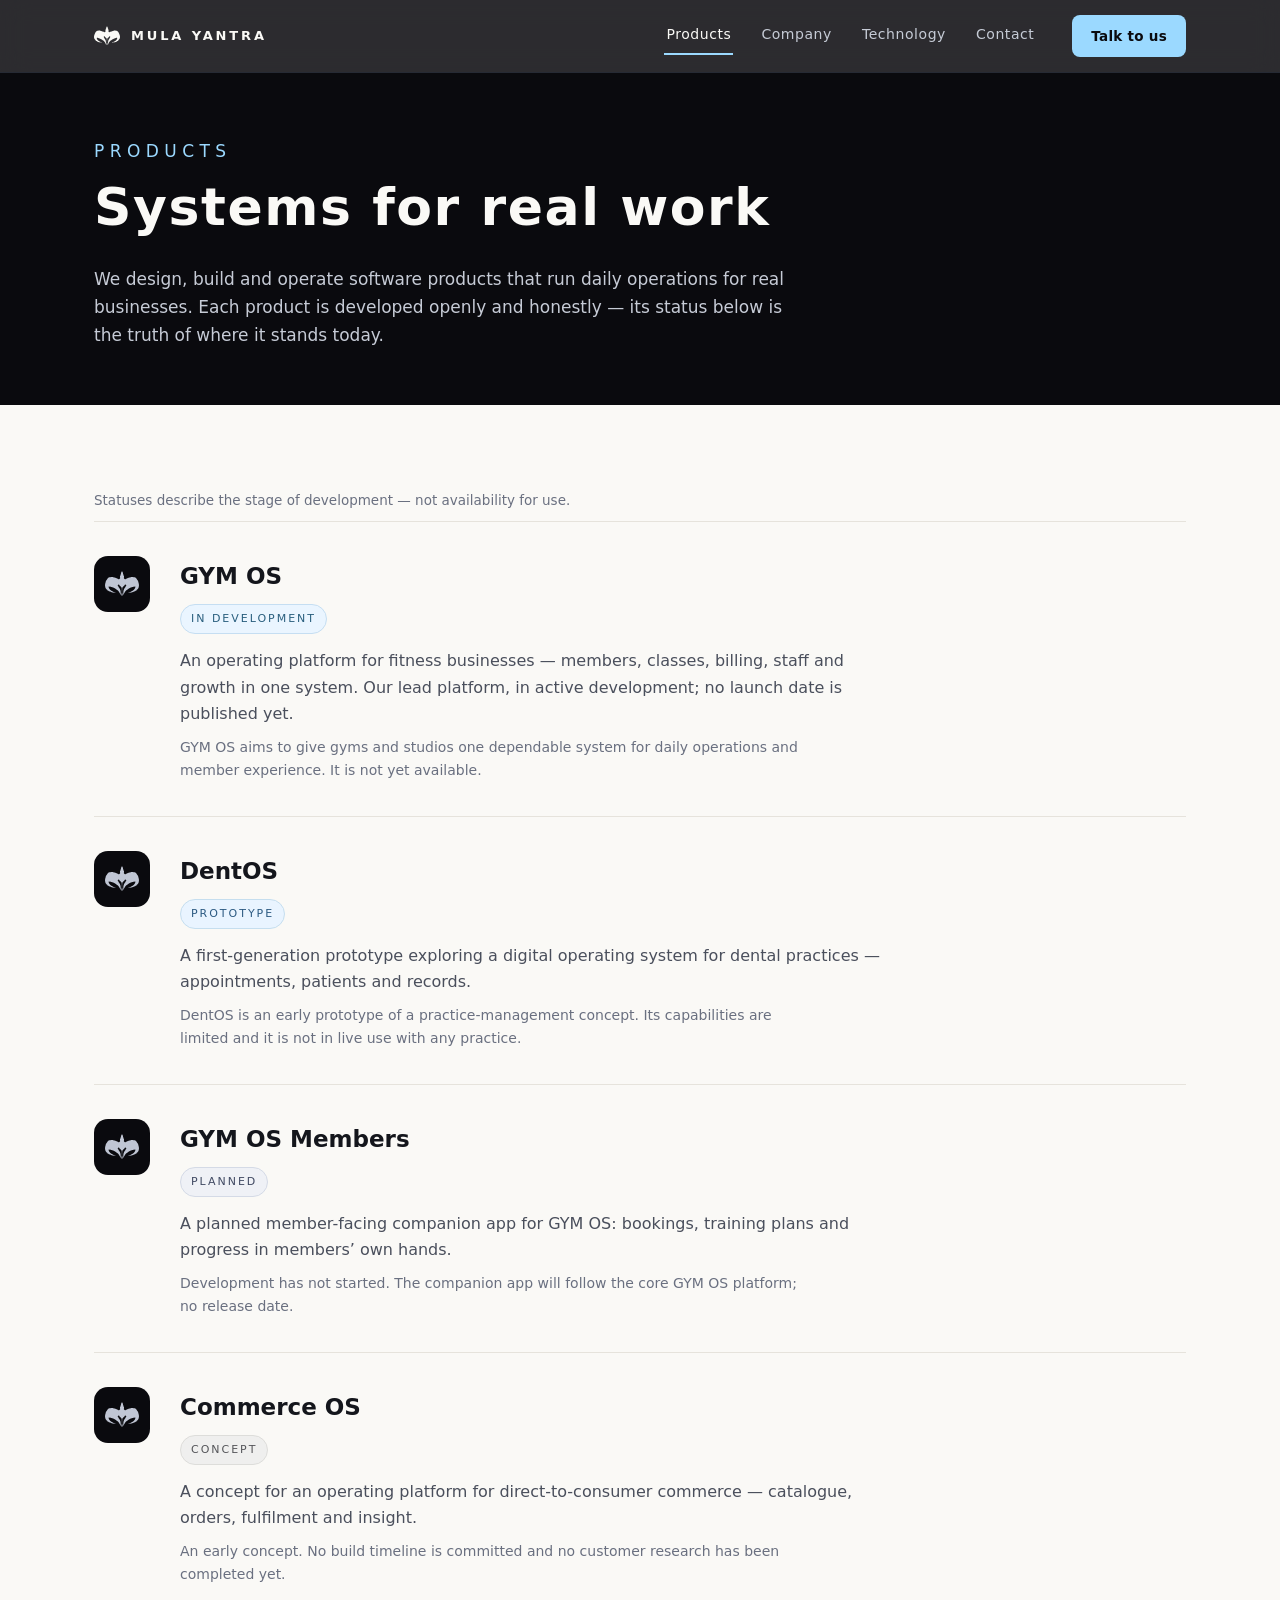
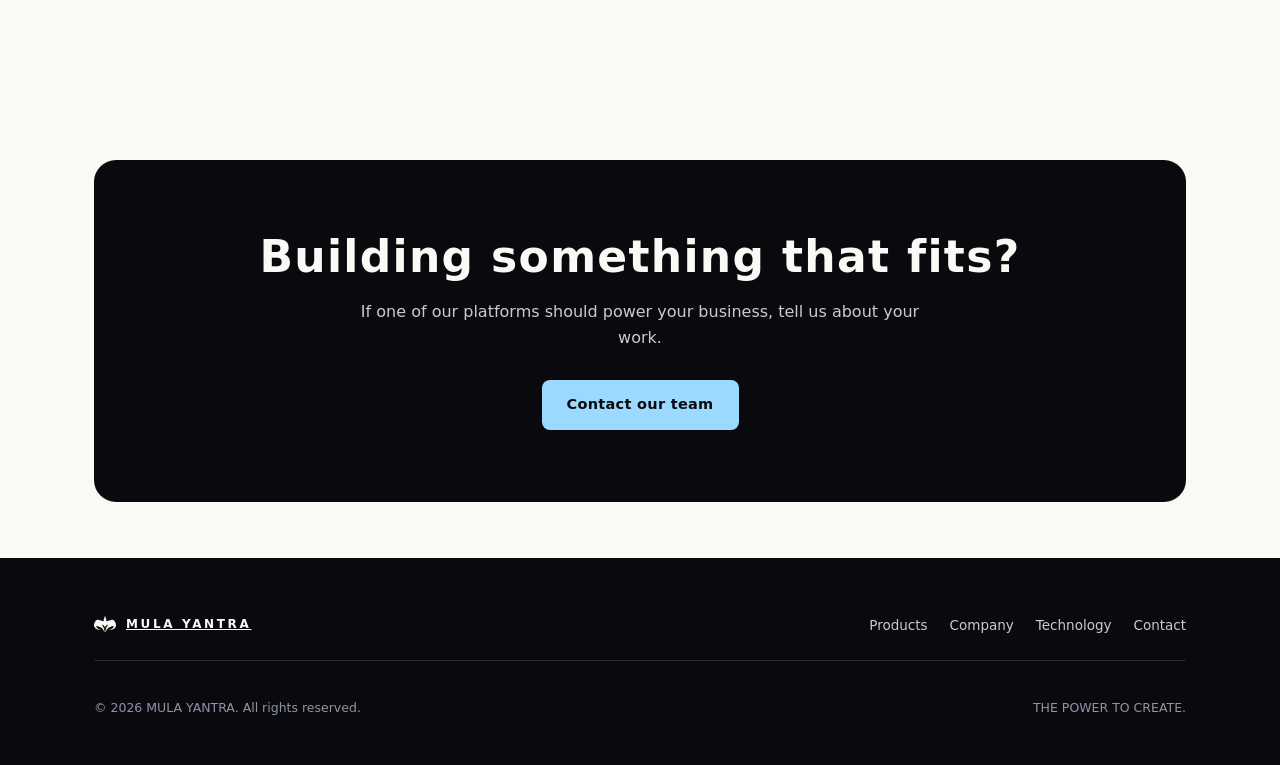
<file: products.html>
<!DOCTYPE html><html lang="en"><head><meta charset="utf-8"><meta name="viewport" content="width=device-width,initial-scale=1"><title>Products — MULA YANTRA</title><meta name="description" content="GYM OS, DentOS, GYM OS Members and Commerce OS — the software products built and operated by MULA YANTRA."><link rel="canonical" href="https://somilsharma2000.github.io/mula-yantra-site/products.html"><meta property="og:type" content="website"><meta property="og:title" content="Products — MULA YANTRA"><meta property="og:description" content="GYM OS, DentOS, GYM OS Members and Commerce OS — the software products built and operated by MULA YANTRA."><meta property="og:url" content="https://somilsharma2000.github.io/mula-yantra-site/products.html"><meta property="og:image" content="https://somilsharma2000.github.io/mula-yantra-site/hero-emblem.png"><meta name="twitter:card" content="summary"><meta property="og:site_name" content="MULA YANTRA"><link rel="icon" type="image/svg+xml" href="mark-small.svg"><link rel="preload" href="fonts/SpaceGrotesk.woff2" as="font" type="font/woff2" crossorigin><link rel="preload" href="fonts/Inter.woff2" as="font" type="font/woff2" crossorigin><link rel="stylesheet" href="styles.css"></head><body class=""><a class="skip" href="#main">Skip to content</a><header class="hd"><div class="wrap"><a class="brand" href="index.html"><svg viewBox="0 0 1000 770" aria-hidden="true"><path d="M 499.4 6.1 C 495.3 12.6 481.6 31.2 476.3 45.0 C 471.0 58.7 470.4 79.4 467.8 88.7 C 465.2 98.0 462.7 94.2 460.5 100.9 C 458.3 107.5 457.5 120.7 454.4 128.8 C 451.4 136.9 444.7 139.1 442.3 149.5 C 439.9 159.8 439.7 183.3 439.9 190.8 C 440.1 198.3 442.9 190.8 443.5 194.4 C 444.1 198.1 447.1 205.8 443.5 212.6 C 439.9 219.5 427.9 230.7 421.6 235.7 C 415.4 240.8 413.7 244.8 405.8 243.0 C 397.9 241.2 394.9 233.5 374.2 224.8 C 353.6 216.1 300.7 196.6 281.9 190.8 C 263.1 184.9 270.1 192.0 261.2 189.6 C 252.3 187.1 241.8 178.8 228.4 176.2 C 215.1 173.6 197.7 171.9 181.0 173.8 C 164.4 175.6 144.6 181.0 128.8 187.1 C 113.0 193.2 96.6 202.5 86.3 210.2 C 75.9 217.9 74.3 222.6 66.8 233.3 C 59.3 244.0 49.4 259.6 41.3 274.6 C 33.2 289.6 21.9 312.1 18.2 323.2 C 14.6 334.3 20.3 337.6 19.4 341.4 C 18.6 345.3 16.2 337.4 13.4 346.3 C 10.5 355.2 4.5 380.9 2.4 394.9 C 0.4 408.9 0.6 418.4 1.2 430.1 C 1.8 441.9 2.8 453.0 6.1 465.4 C 9.3 477.7 10.5 489.3 20.7 504.3 C 30.8 519.2 58.7 545.4 66.8 555.3 C 74.9 565.2 65.4 559.5 69.3 563.8 C 73.1 568.0 82.8 577.2 89.9 580.8 C 97.0 584.4 107.5 583.6 111.8 585.7 C 116.0 587.7 112.8 591.5 115.4 593.0 C 118.1 594.4 123.9 592.5 127.6 594.2 C 131.2 595.8 126.4 598.0 137.3 602.7 C 148.2 607.3 181.4 618.7 193.2 622.1 C 204.9 625.6 203.5 621.9 207.8 623.3 C 212.0 624.7 213.4 629.6 218.7 630.6 C 224.0 631.6 232.5 628.4 239.4 629.4 C 246.3 630.4 247.5 635.1 260.0 636.7 C 272.6 638.3 315.1 642.2 314.7 639.1 C 314.3 636.1 273.8 625.2 257.6 618.5 C 241.4 611.8 234.1 609.4 217.5 599.0 C 200.9 588.7 171.9 568.0 158.0 556.5 C 144.0 545.0 140.1 538.1 133.7 529.8 C 127.2 521.5 123.1 514.6 119.1 506.7 C 115.0 498.8 111.4 489.7 109.4 482.4 C 107.3 475.1 106.7 467.2 106.9 462.9 C 107.1 458.7 107.7 458.3 110.6 456.9 C 113.4 455.4 106.5 450.8 123.9 454.4 C 141.4 458.1 186.1 468.4 215.1 478.7 C 244.0 489.1 271.8 501.2 297.7 516.4 C 323.6 531.6 351.4 552.9 370.6 569.9 C 389.8 586.9 402.2 604.3 413.1 618.5 C 424.1 632.6 428.9 641.2 436.2 654.9 C 443.5 668.7 452.4 692.6 456.9 701.1 C 461.3 709.6 462.3 720.1 462.9 706.0 C 463.5 691.8 462.9 639.9 460.5 616.0 C 458.1 592.1 453.4 579.2 448.4 562.6 C 443.3 546.0 437.8 530.8 430.1 516.4 C 422.4 502.0 407.0 484.6 402.2 476.3 C 397.3 468.0 402.4 469.6 401.0 466.6 C 399.6 463.5 396.3 459.9 393.7 458.1 C 391.0 456.3 386.2 457.7 385.2 455.7 C 384.2 453.6 389.8 451.8 387.6 445.9 C 385.4 440.1 373.4 426.3 371.8 420.4 C 370.2 414.5 372.8 414.3 377.9 410.7 C 382.9 407.0 395.9 400.2 402.2 398.5 C 408.5 396.9 410.9 395.9 415.6 401.0 C 420.2 406.0 422.4 420.0 430.1 428.9 C 437.8 437.8 451.6 442.7 461.7 454.4 C 471.9 466.2 485.2 468.0 490.9 499.4 C 496.6 530.8 496.4 616.0 495.7 642.8 C 495.1 669.5 489.7 650.7 487.2 659.8 C 484.8 668.9 481.8 688.3 481.2 697.4 C 480.6 706.6 481.0 709.2 483.6 714.5 C 486.2 719.7 494.1 723.8 497.0 729.0 C 499.8 734.3 500.2 743.2 500.6 746.1 C 501.0 748.9 499.0 748.9 499.4 746.1 C 499.8 743.2 500.2 734.3 503.0 729.0 C 505.9 723.8 513.8 719.7 516.4 714.5 C 519.0 709.2 519.4 706.6 518.8 697.4 C 518.2 688.3 515.2 668.9 512.8 659.8 C 510.3 650.7 504.9 669.5 504.3 642.8 C 503.6 616.0 503.4 530.8 509.1 499.4 C 514.8 468.0 528.1 466.2 538.3 454.4 C 548.4 442.7 562.2 437.8 569.9 428.9 C 577.6 420.0 579.8 406.0 584.4 401.0 C 589.1 395.9 591.5 396.9 597.8 398.5 C 604.1 400.2 617.1 407.0 622.1 410.7 C 627.2 414.3 629.8 414.5 628.2 420.4 C 626.6 426.3 614.6 440.1 612.4 445.9 C 610.2 451.8 615.8 453.6 614.8 455.7 C 613.8 457.7 609.0 456.3 606.3 458.1 C 603.7 459.9 600.4 463.5 599.0 466.6 C 597.6 469.6 602.7 468.0 597.8 476.3 C 593.0 484.6 577.6 502.0 569.9 516.4 C 562.2 530.8 556.7 546.0 551.6 562.6 C 546.6 579.2 541.9 592.1 539.5 616.0 C 537.1 639.9 536.5 691.8 537.1 706.0 C 537.7 720.1 538.7 709.6 543.1 701.1 C 547.6 692.6 556.5 668.7 563.8 654.9 C 571.1 641.2 575.9 632.6 586.9 618.5 C 597.8 604.3 610.2 586.9 629.4 569.9 C 648.6 552.9 676.4 531.6 702.3 516.4 C 728.2 501.2 756.0 489.1 784.9 478.7 C 813.9 468.4 858.6 458.1 876.1 454.4 C 893.5 450.8 886.6 455.4 889.4 456.9 C 892.3 458.3 892.9 458.7 893.1 462.9 C 893.3 467.2 892.7 475.1 890.6 482.4 C 888.6 489.7 885.0 498.8 880.9 506.7 C 876.9 514.6 872.8 521.5 866.3 529.8 C 859.9 538.1 856.0 545.0 842.0 556.5 C 828.1 568.0 799.1 588.7 782.5 599.0 C 765.9 609.4 758.6 611.8 742.4 618.5 C 726.2 625.2 685.7 636.1 685.3 639.1 C 684.9 642.2 727.4 638.3 740.0 636.7 C 752.5 635.1 753.7 630.4 760.6 629.4 C 767.5 628.4 776.0 631.6 781.3 630.6 C 786.6 629.6 788.0 624.7 792.2 623.3 C 796.5 621.9 795.1 625.6 806.8 622.1 C 818.6 618.7 851.8 607.3 862.7 602.7 C 873.6 598.0 868.8 595.8 872.4 594.2 C 876.1 592.5 881.9 594.4 884.6 593.0 C 887.2 591.5 884.0 587.7 888.2 585.7 C 892.5 583.6 903.0 584.4 910.1 580.8 C 917.2 577.2 926.9 568.0 930.7 563.8 C 934.6 559.5 925.1 565.2 933.2 555.3 C 941.3 545.4 969.2 519.2 979.3 504.3 C 989.5 489.3 990.7 477.7 993.9 465.4 C 997.2 453.0 998.2 441.9 998.8 430.1 C 999.4 418.4 999.6 408.9 997.6 394.9 C 995.5 380.9 989.5 355.2 986.6 346.3 C 983.8 337.4 981.4 345.3 980.6 341.4 C 979.7 337.6 985.4 334.3 981.8 323.2 C 978.1 312.1 966.8 289.6 958.7 274.6 C 950.6 259.6 940.7 244.0 933.2 233.3 C 925.7 222.6 924.1 217.9 913.7 210.2 C 903.4 202.5 887.0 193.2 871.2 187.1 C 855.4 181.0 835.6 175.6 819.0 173.8 C 802.3 171.9 784.9 173.6 771.6 176.2 C 758.2 178.8 747.7 187.1 738.8 189.6 C 729.9 192.0 736.9 184.9 718.1 190.8 C 699.3 196.6 646.4 216.1 625.8 224.8 C 605.1 233.5 602.1 241.2 594.2 243.0 C 586.3 244.8 584.6 240.8 578.4 235.7 C 572.1 230.7 560.1 219.5 556.5 212.6 C 552.9 205.8 555.9 198.1 556.5 194.4 C 557.1 190.8 559.9 198.3 560.1 190.8 C 560.3 183.3 560.1 159.8 557.7 149.5 C 555.3 139.1 548.6 136.9 545.6 128.8 C 542.5 120.7 541.7 107.5 539.5 100.9 C 537.3 94.2 534.8 98.0 532.2 88.7 C 529.6 79.4 529.0 58.7 523.7 45.0 C 518.4 31.2 504.7 12.6 500.6 6.1 C 496.6 -0.4 503.4 -0.4 499.4 6.1 Z M 313.5 391.3 C 250.3 389.8 311.3 384.6 307.4 382.7 C 303.6 380.9 294.0 382.1 290.4 380.3 C 286.8 378.5 287.4 373.8 285.5 371.8 C 283.7 369.8 282.9 368.8 279.5 368.2 C 276.0 367.6 268.5 369.6 264.9 368.2 C 261.2 366.7 261.0 361.7 257.6 359.7 C 254.2 357.6 256.2 363.3 244.2 356.0 C 232.3 348.7 197.0 324.4 185.9 315.9 C 174.8 307.4 179.4 306.8 177.4 305.0 C 175.4 303.2 176.2 306.8 173.8 305.0 C 171.3 303.2 164.6 296.5 162.8 294.0 C 161.0 291.6 159.4 291.8 162.8 290.4 C 166.3 289.0 74.5 286.4 183.5 285.5 C 292.4 284.7 707.6 284.7 816.5 285.5 C 925.5 286.4 833.7 289.0 837.2 290.4 C 840.6 291.8 839.0 291.6 837.2 294.0 C 835.4 296.5 828.7 303.2 826.2 305.0 C 823.8 306.8 824.6 303.2 822.6 305.0 C 820.6 306.8 825.2 307.4 814.1 315.9 C 803.0 324.4 767.7 348.7 755.8 356.0 C 743.8 363.3 745.8 357.6 742.4 359.7 C 739.0 361.7 738.8 366.7 735.1 368.2 C 731.5 369.6 724.0 367.6 720.5 368.2 C 717.1 368.8 716.3 369.8 714.5 371.8 C 712.6 373.8 713.2 378.5 709.6 380.3 C 706.0 382.1 696.4 380.9 692.6 382.7 C 688.7 384.6 749.7 389.8 686.5 391.3 C 623.3 392.7 376.7 392.7 313.5 391.3 Z M 686.5 391.3 C 749.7 389.8 688.7 384.6 692.6 382.7 C 696.4 380.9 706.0 382.1 709.6 380.3 C 713.2 378.5 712.6 373.8 714.5 371.8 C 716.3 369.8 717.1 368.8 720.5 368.2 C 724.0 367.6 731.5 369.6 735.1 368.2 C 738.8 366.7 739.0 361.7 742.4 359.7 C 745.8 357.6 743.8 363.3 755.8 356.0 C 767.7 348.7 803.0 324.4 814.1 315.9 C 825.2 307.4 820.6 306.8 822.6 305.0 C 824.6 303.2 823.8 306.8 826.2 305.0 C 828.7 303.2 835.4 296.5 837.2 294.0 C 839.0 291.6 840.6 291.8 837.2 290.4 C 833.7 289.0 925.5 286.4 816.5 285.5 C 707.6 284.7 292.4 284.7 183.5 285.5 C 74.5 286.4 166.3 289.0 162.8 290.4 C 159.4 291.8 161.0 291.6 162.8 294.0 C 164.6 296.5 171.3 303.2 173.8 305.0 C 176.2 306.8 175.4 303.2 177.4 305.0 C 179.4 306.8 174.8 307.4 185.9 315.9 C 197.0 324.4 232.3 348.7 244.2 356.0 C 256.2 363.3 254.2 357.6 257.6 359.7 C 261.0 361.7 261.2 366.7 264.9 368.2 C 268.5 369.6 276.0 367.6 279.5 368.2 C 282.9 368.8 283.7 369.8 285.5 371.8 C 287.4 373.8 286.8 378.5 290.4 380.3 C 294.0 382.1 303.6 380.9 307.4 382.7 C 311.3 384.6 250.3 389.8 313.5 391.3 C 376.7 392.7 623.3 392.7 686.5 391.3 Z" fill="currentColor" fill-rule="evenodd"/><circle cx="500" cy="347" r="12" fill="currentColor"/></svg><b>MULA&nbsp;YANTRA</b></a><button class="burger" aria-label="Menu" aria-expanded="false" aria-controls="sitenav"><svg width="22" height="14" viewBox="0 0 22 14" fill="none"><path d="M1 1h20M1 7h20M1 13h20" stroke="currentColor" stroke-width="2" stroke-linecap="round"/></svg></button><nav class="nav" id="sitenav" aria-label="Site"><a href="products.html" aria-current="page">Products</a><a href="company.html">Company</a><a href="technology.html">Technology</a><a href="contact.html">Contact</a></nav><a class="btn primary cta" href="contact.html" style="padding:9px 18px;font-size:13.5px">Talk to us</a></div></header><main id="main"><section class="lite"><div class="wrap"><p class="kicker">Products</p><h1>Systems for real work</h1><p>We design, build and operate software products that run daily operations for real businesses. Each product is developed openly and honestly — its status below is the truth of where it stands today.</p></div></section><section><div class="wrap"><p class="statusnote">Statuses describe the stage of development — not availability for use.</p><div class="prod reveal" id="gymos"><span class="glyph"><svg viewBox="0 0 1000 770" aria-hidden="true"><path d="M 499.4 6.1 C 495.3 12.6 481.6 31.2 476.3 45.0 C 471.0 58.7 470.4 79.4 467.8 88.7 C 465.2 98.0 462.7 94.2 460.5 100.9 C 458.3 107.5 457.5 120.7 454.4 128.8 C 451.4 136.9 444.7 139.1 442.3 149.5 C 439.9 159.8 439.7 183.3 439.9 190.8 C 440.1 198.3 442.9 190.8 443.5 194.4 C 444.1 198.1 447.1 205.8 443.5 212.6 C 439.9 219.5 427.9 230.7 421.6 235.7 C 415.4 240.8 413.7 244.8 405.8 243.0 C 397.9 241.2 394.9 233.5 374.2 224.8 C 353.6 216.1 300.7 196.6 281.9 190.8 C 263.1 184.9 270.1 192.0 261.2 189.6 C 252.3 187.1 241.8 178.8 228.4 176.2 C 215.1 173.6 197.7 171.9 181.0 173.8 C 164.4 175.6 144.6 181.0 128.8 187.1 C 113.0 193.2 96.6 202.5 86.3 210.2 C 75.9 217.9 74.3 222.6 66.8 233.3 C 59.3 244.0 49.4 259.6 41.3 274.6 C 33.2 289.6 21.9 312.1 18.2 323.2 C 14.6 334.3 20.3 337.6 19.4 341.4 C 18.6 345.3 16.2 337.4 13.4 346.3 C 10.5 355.2 4.5 380.9 2.4 394.9 C 0.4 408.9 0.6 418.4 1.2 430.1 C 1.8 441.9 2.8 453.0 6.1 465.4 C 9.3 477.7 10.5 489.3 20.7 504.3 C 30.8 519.2 58.7 545.4 66.8 555.3 C 74.9 565.2 65.4 559.5 69.3 563.8 C 73.1 568.0 82.8 577.2 89.9 580.8 C 97.0 584.4 107.5 583.6 111.8 585.7 C 116.0 587.7 112.8 591.5 115.4 593.0 C 118.1 594.4 123.9 592.5 127.6 594.2 C 131.2 595.8 126.4 598.0 137.3 602.7 C 148.2 607.3 181.4 618.7 193.2 622.1 C 204.9 625.6 203.5 621.9 207.8 623.3 C 212.0 624.7 213.4 629.6 218.7 630.6 C 224.0 631.6 232.5 628.4 239.4 629.4 C 246.3 630.4 247.5 635.1 260.0 636.7 C 272.6 638.3 315.1 642.2 314.7 639.1 C 314.3 636.1 273.8 625.2 257.6 618.5 C 241.4 611.8 234.1 609.4 217.5 599.0 C 200.9 588.7 171.9 568.0 158.0 556.5 C 144.0 545.0 140.1 538.1 133.7 529.8 C 127.2 521.5 123.1 514.6 119.1 506.7 C 115.0 498.8 111.4 489.7 109.4 482.4 C 107.3 475.1 106.7 467.2 106.9 462.9 C 107.1 458.7 107.7 458.3 110.6 456.9 C 113.4 455.4 106.5 450.8 123.9 454.4 C 141.4 458.1 186.1 468.4 215.1 478.7 C 244.0 489.1 271.8 501.2 297.7 516.4 C 323.6 531.6 351.4 552.9 370.6 569.9 C 389.8 586.9 402.2 604.3 413.1 618.5 C 424.1 632.6 428.9 641.2 436.2 654.9 C 443.5 668.7 452.4 692.6 456.9 701.1 C 461.3 709.6 462.3 720.1 462.9 706.0 C 463.5 691.8 462.9 639.9 460.5 616.0 C 458.1 592.1 453.4 579.2 448.4 562.6 C 443.3 546.0 437.8 530.8 430.1 516.4 C 422.4 502.0 407.0 484.6 402.2 476.3 C 397.3 468.0 402.4 469.6 401.0 466.6 C 399.6 463.5 396.3 459.9 393.7 458.1 C 391.0 456.3 386.2 457.7 385.2 455.7 C 384.2 453.6 389.8 451.8 387.6 445.9 C 385.4 440.1 373.4 426.3 371.8 420.4 C 370.2 414.5 372.8 414.3 377.9 410.7 C 382.9 407.0 395.9 400.2 402.2 398.5 C 408.5 396.9 410.9 395.9 415.6 401.0 C 420.2 406.0 422.4 420.0 430.1 428.9 C 437.8 437.8 451.6 442.7 461.7 454.4 C 471.9 466.2 485.2 468.0 490.9 499.4 C 496.6 530.8 496.4 616.0 495.7 642.8 C 495.1 669.5 489.7 650.7 487.2 659.8 C 484.8 668.9 481.8 688.3 481.2 697.4 C 480.6 706.6 481.0 709.2 483.6 714.5 C 486.2 719.7 494.1 723.8 497.0 729.0 C 499.8 734.3 500.2 743.2 500.6 746.1 C 501.0 748.9 499.0 748.9 499.4 746.1 C 499.8 743.2 500.2 734.3 503.0 729.0 C 505.9 723.8 513.8 719.7 516.4 714.5 C 519.0 709.2 519.4 706.6 518.8 697.4 C 518.2 688.3 515.2 668.9 512.8 659.8 C 510.3 650.7 504.9 669.5 504.3 642.8 C 503.6 616.0 503.4 530.8 509.1 499.4 C 514.8 468.0 528.1 466.2 538.3 454.4 C 548.4 442.7 562.2 437.8 569.9 428.9 C 577.6 420.0 579.8 406.0 584.4 401.0 C 589.1 395.9 591.5 396.9 597.8 398.5 C 604.1 400.2 617.1 407.0 622.1 410.7 C 627.2 414.3 629.8 414.5 628.2 420.4 C 626.6 426.3 614.6 440.1 612.4 445.9 C 610.2 451.8 615.8 453.6 614.8 455.7 C 613.8 457.7 609.0 456.3 606.3 458.1 C 603.7 459.9 600.4 463.5 599.0 466.6 C 597.6 469.6 602.7 468.0 597.8 476.3 C 593.0 484.6 577.6 502.0 569.9 516.4 C 562.2 530.8 556.7 546.0 551.6 562.6 C 546.6 579.2 541.9 592.1 539.5 616.0 C 537.1 639.9 536.5 691.8 537.1 706.0 C 537.7 720.1 538.7 709.6 543.1 701.1 C 547.6 692.6 556.5 668.7 563.8 654.9 C 571.1 641.2 575.9 632.6 586.9 618.5 C 597.8 604.3 610.2 586.9 629.4 569.9 C 648.6 552.9 676.4 531.6 702.3 516.4 C 728.2 501.2 756.0 489.1 784.9 478.7 C 813.9 468.4 858.6 458.1 876.1 454.4 C 893.5 450.8 886.6 455.4 889.4 456.9 C 892.3 458.3 892.9 458.7 893.1 462.9 C 893.3 467.2 892.7 475.1 890.6 482.4 C 888.6 489.7 885.0 498.8 880.9 506.7 C 876.9 514.6 872.8 521.5 866.3 529.8 C 859.9 538.1 856.0 545.0 842.0 556.5 C 828.1 568.0 799.1 588.7 782.5 599.0 C 765.9 609.4 758.6 611.8 742.4 618.5 C 726.2 625.2 685.7 636.1 685.3 639.1 C 684.9 642.2 727.4 638.3 740.0 636.7 C 752.5 635.1 753.7 630.4 760.6 629.4 C 767.5 628.4 776.0 631.6 781.3 630.6 C 786.6 629.6 788.0 624.7 792.2 623.3 C 796.5 621.9 795.1 625.6 806.8 622.1 C 818.6 618.7 851.8 607.3 862.7 602.7 C 873.6 598.0 868.8 595.8 872.4 594.2 C 876.1 592.5 881.9 594.4 884.6 593.0 C 887.2 591.5 884.0 587.7 888.2 585.7 C 892.5 583.6 903.0 584.4 910.1 580.8 C 917.2 577.2 926.9 568.0 930.7 563.8 C 934.6 559.5 925.1 565.2 933.2 555.3 C 941.3 545.4 969.2 519.2 979.3 504.3 C 989.5 489.3 990.7 477.7 993.9 465.4 C 997.2 453.0 998.2 441.9 998.8 430.1 C 999.4 418.4 999.6 408.9 997.6 394.9 C 995.5 380.9 989.5 355.2 986.6 346.3 C 983.8 337.4 981.4 345.3 980.6 341.4 C 979.7 337.6 985.4 334.3 981.8 323.2 C 978.1 312.1 966.8 289.6 958.7 274.6 C 950.6 259.6 940.7 244.0 933.2 233.3 C 925.7 222.6 924.1 217.9 913.7 210.2 C 903.4 202.5 887.0 193.2 871.2 187.1 C 855.4 181.0 835.6 175.6 819.0 173.8 C 802.3 171.9 784.9 173.6 771.6 176.2 C 758.2 178.8 747.7 187.1 738.8 189.6 C 729.9 192.0 736.9 184.9 718.1 190.8 C 699.3 196.6 646.4 216.1 625.8 224.8 C 605.1 233.5 602.1 241.2 594.2 243.0 C 586.3 244.8 584.6 240.8 578.4 235.7 C 572.1 230.7 560.1 219.5 556.5 212.6 C 552.9 205.8 555.9 198.1 556.5 194.4 C 557.1 190.8 559.9 198.3 560.1 190.8 C 560.3 183.3 560.1 159.8 557.7 149.5 C 555.3 139.1 548.6 136.9 545.6 128.8 C 542.5 120.7 541.7 107.5 539.5 100.9 C 537.3 94.2 534.8 98.0 532.2 88.7 C 529.6 79.4 529.0 58.7 523.7 45.0 C 518.4 31.2 504.7 12.6 500.6 6.1 C 496.6 -0.4 503.4 -0.4 499.4 6.1 Z M 313.5 391.3 C 250.3 389.8 311.3 384.6 307.4 382.7 C 303.6 380.9 294.0 382.1 290.4 380.3 C 286.8 378.5 287.4 373.8 285.5 371.8 C 283.7 369.8 282.9 368.8 279.5 368.2 C 276.0 367.6 268.5 369.6 264.9 368.2 C 261.2 366.7 261.0 361.7 257.6 359.7 C 254.2 357.6 256.2 363.3 244.2 356.0 C 232.3 348.7 197.0 324.4 185.9 315.9 C 174.8 307.4 179.4 306.8 177.4 305.0 C 175.4 303.2 176.2 306.8 173.8 305.0 C 171.3 303.2 164.6 296.5 162.8 294.0 C 161.0 291.6 159.4 291.8 162.8 290.4 C 166.3 289.0 74.5 286.4 183.5 285.5 C 292.4 284.7 707.6 284.7 816.5 285.5 C 925.5 286.4 833.7 289.0 837.2 290.4 C 840.6 291.8 839.0 291.6 837.2 294.0 C 835.4 296.5 828.7 303.2 826.2 305.0 C 823.8 306.8 824.6 303.2 822.6 305.0 C 820.6 306.8 825.2 307.4 814.1 315.9 C 803.0 324.4 767.7 348.7 755.8 356.0 C 743.8 363.3 745.8 357.6 742.4 359.7 C 739.0 361.7 738.8 366.7 735.1 368.2 C 731.5 369.6 724.0 367.6 720.5 368.2 C 717.1 368.8 716.3 369.8 714.5 371.8 C 712.6 373.8 713.2 378.5 709.6 380.3 C 706.0 382.1 696.4 380.9 692.6 382.7 C 688.7 384.6 749.7 389.8 686.5 391.3 C 623.3 392.7 376.7 392.7 313.5 391.3 Z M 686.5 391.3 C 749.7 389.8 688.7 384.6 692.6 382.7 C 696.4 380.9 706.0 382.1 709.6 380.3 C 713.2 378.5 712.6 373.8 714.5 371.8 C 716.3 369.8 717.1 368.8 720.5 368.2 C 724.0 367.6 731.5 369.6 735.1 368.2 C 738.8 366.7 739.0 361.7 742.4 359.7 C 745.8 357.6 743.8 363.3 755.8 356.0 C 767.7 348.7 803.0 324.4 814.1 315.9 C 825.2 307.4 820.6 306.8 822.6 305.0 C 824.6 303.2 823.8 306.8 826.2 305.0 C 828.7 303.2 835.4 296.5 837.2 294.0 C 839.0 291.6 840.6 291.8 837.2 290.4 C 833.7 289.0 925.5 286.4 816.5 285.5 C 707.6 284.7 292.4 284.7 183.5 285.5 C 74.5 286.4 166.3 289.0 162.8 290.4 C 159.4 291.8 161.0 291.6 162.8 294.0 C 164.6 296.5 171.3 303.2 173.8 305.0 C 176.2 306.8 175.4 303.2 177.4 305.0 C 179.4 306.8 174.8 307.4 185.9 315.9 C 197.0 324.4 232.3 348.7 244.2 356.0 C 256.2 363.3 254.2 357.6 257.6 359.7 C 261.0 361.7 261.2 366.7 264.9 368.2 C 268.5 369.6 276.0 367.6 279.5 368.2 C 282.9 368.8 283.7 369.8 285.5 371.8 C 287.4 373.8 286.8 378.5 290.4 380.3 C 294.0 382.1 303.6 380.9 307.4 382.7 C 311.3 384.6 250.3 389.8 313.5 391.3 C 376.7 392.7 623.3 392.7 686.5 391.3 Z" fill="currentColor" fill-rule="evenodd"/><circle cx="500" cy="347" r="12" fill="currentColor"/></svg></span><div><h3>GYM OS</h3><span class="badge dev">In development</span><p>An operating platform for fitness businesses — members, classes, billing, staff and growth in one system. Our lead platform, in active development; no launch date is published yet.</p><p class="aim">GYM OS aims to give gyms and studios one dependable system for daily operations and member experience. It is not yet available.</p></div></div><div class="prod reveal" id="dentos"><span class="glyph"><svg viewBox="0 0 1000 770" aria-hidden="true"><path d="M 499.4 6.1 C 495.3 12.6 481.6 31.2 476.3 45.0 C 471.0 58.7 470.4 79.4 467.8 88.7 C 465.2 98.0 462.7 94.2 460.5 100.9 C 458.3 107.5 457.5 120.7 454.4 128.8 C 451.4 136.9 444.7 139.1 442.3 149.5 C 439.9 159.8 439.7 183.3 439.9 190.8 C 440.1 198.3 442.9 190.8 443.5 194.4 C 444.1 198.1 447.1 205.8 443.5 212.6 C 439.9 219.5 427.9 230.7 421.6 235.7 C 415.4 240.8 413.7 244.8 405.8 243.0 C 397.9 241.2 394.9 233.5 374.2 224.8 C 353.6 216.1 300.7 196.6 281.9 190.8 C 263.1 184.9 270.1 192.0 261.2 189.6 C 252.3 187.1 241.8 178.8 228.4 176.2 C 215.1 173.6 197.7 171.9 181.0 173.8 C 164.4 175.6 144.6 181.0 128.8 187.1 C 113.0 193.2 96.6 202.5 86.3 210.2 C 75.9 217.9 74.3 222.6 66.8 233.3 C 59.3 244.0 49.4 259.6 41.3 274.6 C 33.2 289.6 21.9 312.1 18.2 323.2 C 14.6 334.3 20.3 337.6 19.4 341.4 C 18.6 345.3 16.2 337.4 13.4 346.3 C 10.5 355.2 4.5 380.9 2.4 394.9 C 0.4 408.9 0.6 418.4 1.2 430.1 C 1.8 441.9 2.8 453.0 6.1 465.4 C 9.3 477.7 10.5 489.3 20.7 504.3 C 30.8 519.2 58.7 545.4 66.8 555.3 C 74.9 565.2 65.4 559.5 69.3 563.8 C 73.1 568.0 82.8 577.2 89.9 580.8 C 97.0 584.4 107.5 583.6 111.8 585.7 C 116.0 587.7 112.8 591.5 115.4 593.0 C 118.1 594.4 123.9 592.5 127.6 594.2 C 131.2 595.8 126.4 598.0 137.3 602.7 C 148.2 607.3 181.4 618.7 193.2 622.1 C 204.9 625.6 203.5 621.9 207.8 623.3 C 212.0 624.7 213.4 629.6 218.7 630.6 C 224.0 631.6 232.5 628.4 239.4 629.4 C 246.3 630.4 247.5 635.1 260.0 636.7 C 272.6 638.3 315.1 642.2 314.7 639.1 C 314.3 636.1 273.8 625.2 257.6 618.5 C 241.4 611.8 234.1 609.4 217.5 599.0 C 200.9 588.7 171.9 568.0 158.0 556.5 C 144.0 545.0 140.1 538.1 133.7 529.8 C 127.2 521.5 123.1 514.6 119.1 506.7 C 115.0 498.8 111.4 489.7 109.4 482.4 C 107.3 475.1 106.7 467.2 106.9 462.9 C 107.1 458.7 107.7 458.3 110.6 456.9 C 113.4 455.4 106.5 450.8 123.9 454.4 C 141.4 458.1 186.1 468.4 215.1 478.7 C 244.0 489.1 271.8 501.2 297.7 516.4 C 323.6 531.6 351.4 552.9 370.6 569.9 C 389.8 586.9 402.2 604.3 413.1 618.5 C 424.1 632.6 428.9 641.2 436.2 654.9 C 443.5 668.7 452.4 692.6 456.9 701.1 C 461.3 709.6 462.3 720.1 462.9 706.0 C 463.5 691.8 462.9 639.9 460.5 616.0 C 458.1 592.1 453.4 579.2 448.4 562.6 C 443.3 546.0 437.8 530.8 430.1 516.4 C 422.4 502.0 407.0 484.6 402.2 476.3 C 397.3 468.0 402.4 469.6 401.0 466.6 C 399.6 463.5 396.3 459.9 393.7 458.1 C 391.0 456.3 386.2 457.7 385.2 455.7 C 384.2 453.6 389.8 451.8 387.6 445.9 C 385.4 440.1 373.4 426.3 371.8 420.4 C 370.2 414.5 372.8 414.3 377.9 410.7 C 382.9 407.0 395.9 400.2 402.2 398.5 C 408.5 396.9 410.9 395.9 415.6 401.0 C 420.2 406.0 422.4 420.0 430.1 428.9 C 437.8 437.8 451.6 442.7 461.7 454.4 C 471.9 466.2 485.2 468.0 490.9 499.4 C 496.6 530.8 496.4 616.0 495.7 642.8 C 495.1 669.5 489.7 650.7 487.2 659.8 C 484.8 668.9 481.8 688.3 481.2 697.4 C 480.6 706.6 481.0 709.2 483.6 714.5 C 486.2 719.7 494.1 723.8 497.0 729.0 C 499.8 734.3 500.2 743.2 500.6 746.1 C 501.0 748.9 499.0 748.9 499.4 746.1 C 499.8 743.2 500.2 734.3 503.0 729.0 C 505.9 723.8 513.8 719.7 516.4 714.5 C 519.0 709.2 519.4 706.6 518.8 697.4 C 518.2 688.3 515.2 668.9 512.8 659.8 C 510.3 650.7 504.9 669.5 504.3 642.8 C 503.6 616.0 503.4 530.8 509.1 499.4 C 514.8 468.0 528.1 466.2 538.3 454.4 C 548.4 442.7 562.2 437.8 569.9 428.9 C 577.6 420.0 579.8 406.0 584.4 401.0 C 589.1 395.9 591.5 396.9 597.8 398.5 C 604.1 400.2 617.1 407.0 622.1 410.7 C 627.2 414.3 629.8 414.5 628.2 420.4 C 626.6 426.3 614.6 440.1 612.4 445.9 C 610.2 451.8 615.8 453.6 614.8 455.7 C 613.8 457.7 609.0 456.3 606.3 458.1 C 603.7 459.9 600.4 463.5 599.0 466.6 C 597.6 469.6 602.7 468.0 597.8 476.3 C 593.0 484.6 577.6 502.0 569.9 516.4 C 562.2 530.8 556.7 546.0 551.6 562.6 C 546.6 579.2 541.9 592.1 539.5 616.0 C 537.1 639.9 536.5 691.8 537.1 706.0 C 537.7 720.1 538.7 709.6 543.1 701.1 C 547.6 692.6 556.5 668.7 563.8 654.9 C 571.1 641.2 575.9 632.6 586.9 618.5 C 597.8 604.3 610.2 586.9 629.4 569.9 C 648.6 552.9 676.4 531.6 702.3 516.4 C 728.2 501.2 756.0 489.1 784.9 478.7 C 813.9 468.4 858.6 458.1 876.1 454.4 C 893.5 450.8 886.6 455.4 889.4 456.9 C 892.3 458.3 892.9 458.7 893.1 462.9 C 893.3 467.2 892.7 475.1 890.6 482.4 C 888.6 489.7 885.0 498.8 880.9 506.7 C 876.9 514.6 872.8 521.5 866.3 529.8 C 859.9 538.1 856.0 545.0 842.0 556.5 C 828.1 568.0 799.1 588.7 782.5 599.0 C 765.9 609.4 758.6 611.8 742.4 618.5 C 726.2 625.2 685.7 636.1 685.3 639.1 C 684.9 642.2 727.4 638.3 740.0 636.7 C 752.5 635.1 753.7 630.4 760.6 629.4 C 767.5 628.4 776.0 631.6 781.3 630.6 C 786.6 629.6 788.0 624.7 792.2 623.3 C 796.5 621.9 795.1 625.6 806.8 622.1 C 818.6 618.7 851.8 607.3 862.7 602.7 C 873.6 598.0 868.8 595.8 872.4 594.2 C 876.1 592.5 881.9 594.4 884.6 593.0 C 887.2 591.5 884.0 587.7 888.2 585.7 C 892.5 583.6 903.0 584.4 910.1 580.8 C 917.2 577.2 926.9 568.0 930.7 563.8 C 934.6 559.5 925.1 565.2 933.2 555.3 C 941.3 545.4 969.2 519.2 979.3 504.3 C 989.5 489.3 990.7 477.7 993.9 465.4 C 997.2 453.0 998.2 441.9 998.8 430.1 C 999.4 418.4 999.6 408.9 997.6 394.9 C 995.5 380.9 989.5 355.2 986.6 346.3 C 983.8 337.4 981.4 345.3 980.6 341.4 C 979.7 337.6 985.4 334.3 981.8 323.2 C 978.1 312.1 966.8 289.6 958.7 274.6 C 950.6 259.6 940.7 244.0 933.2 233.3 C 925.7 222.6 924.1 217.9 913.7 210.2 C 903.4 202.5 887.0 193.2 871.2 187.1 C 855.4 181.0 835.6 175.6 819.0 173.8 C 802.3 171.9 784.9 173.6 771.6 176.2 C 758.2 178.8 747.7 187.1 738.8 189.6 C 729.9 192.0 736.9 184.9 718.1 190.8 C 699.3 196.6 646.4 216.1 625.8 224.8 C 605.1 233.5 602.1 241.2 594.2 243.0 C 586.3 244.8 584.6 240.8 578.4 235.7 C 572.1 230.7 560.1 219.5 556.5 212.6 C 552.9 205.8 555.9 198.1 556.5 194.4 C 557.1 190.8 559.9 198.3 560.1 190.8 C 560.3 183.3 560.1 159.8 557.7 149.5 C 555.3 139.1 548.6 136.9 545.6 128.8 C 542.5 120.7 541.7 107.5 539.5 100.9 C 537.3 94.2 534.8 98.0 532.2 88.7 C 529.6 79.4 529.0 58.7 523.7 45.0 C 518.4 31.2 504.7 12.6 500.6 6.1 C 496.6 -0.4 503.4 -0.4 499.4 6.1 Z M 313.5 391.3 C 250.3 389.8 311.3 384.6 307.4 382.7 C 303.6 380.9 294.0 382.1 290.4 380.3 C 286.8 378.5 287.4 373.8 285.5 371.8 C 283.7 369.8 282.9 368.8 279.5 368.2 C 276.0 367.6 268.5 369.6 264.9 368.2 C 261.2 366.7 261.0 361.7 257.6 359.7 C 254.2 357.6 256.2 363.3 244.2 356.0 C 232.3 348.7 197.0 324.4 185.9 315.9 C 174.8 307.4 179.4 306.8 177.4 305.0 C 175.4 303.2 176.2 306.8 173.8 305.0 C 171.3 303.2 164.6 296.5 162.8 294.0 C 161.0 291.6 159.4 291.8 162.8 290.4 C 166.3 289.0 74.5 286.4 183.5 285.5 C 292.4 284.7 707.6 284.7 816.5 285.5 C 925.5 286.4 833.7 289.0 837.2 290.4 C 840.6 291.8 839.0 291.6 837.2 294.0 C 835.4 296.5 828.7 303.2 826.2 305.0 C 823.8 306.8 824.6 303.2 822.6 305.0 C 820.6 306.8 825.2 307.4 814.1 315.9 C 803.0 324.4 767.7 348.7 755.8 356.0 C 743.8 363.3 745.8 357.6 742.4 359.7 C 739.0 361.7 738.8 366.7 735.1 368.2 C 731.5 369.6 724.0 367.6 720.5 368.2 C 717.1 368.8 716.3 369.8 714.5 371.8 C 712.6 373.8 713.2 378.5 709.6 380.3 C 706.0 382.1 696.4 380.9 692.6 382.7 C 688.7 384.6 749.7 389.8 686.5 391.3 C 623.3 392.7 376.7 392.7 313.5 391.3 Z M 686.5 391.3 C 749.7 389.8 688.7 384.6 692.6 382.7 C 696.4 380.9 706.0 382.1 709.6 380.3 C 713.2 378.5 712.6 373.8 714.5 371.8 C 716.3 369.8 717.1 368.8 720.5 368.2 C 724.0 367.6 731.5 369.6 735.1 368.2 C 738.8 366.7 739.0 361.7 742.4 359.7 C 745.8 357.6 743.8 363.3 755.8 356.0 C 767.7 348.7 803.0 324.4 814.1 315.9 C 825.2 307.4 820.6 306.8 822.6 305.0 C 824.6 303.2 823.8 306.8 826.2 305.0 C 828.7 303.2 835.4 296.5 837.2 294.0 C 839.0 291.6 840.6 291.8 837.2 290.4 C 833.7 289.0 925.5 286.4 816.5 285.5 C 707.6 284.7 292.4 284.7 183.5 285.5 C 74.5 286.4 166.3 289.0 162.8 290.4 C 159.4 291.8 161.0 291.6 162.8 294.0 C 164.6 296.5 171.3 303.2 173.8 305.0 C 176.2 306.8 175.4 303.2 177.4 305.0 C 179.4 306.8 174.8 307.4 185.9 315.9 C 197.0 324.4 232.3 348.7 244.2 356.0 C 256.2 363.3 254.2 357.6 257.6 359.7 C 261.0 361.7 261.2 366.7 264.9 368.2 C 268.5 369.6 276.0 367.6 279.5 368.2 C 282.9 368.8 283.7 369.8 285.5 371.8 C 287.4 373.8 286.8 378.5 290.4 380.3 C 294.0 382.1 303.6 380.9 307.4 382.7 C 311.3 384.6 250.3 389.8 313.5 391.3 C 376.7 392.7 623.3 392.7 686.5 391.3 Z" fill="currentColor" fill-rule="evenodd"/><circle cx="500" cy="347" r="12" fill="currentColor"/></svg></span><div><h3>DentOS</h3><span class="badge proto">Prototype</span><p>A first-generation prototype exploring a digital operating system for dental practices — appointments, patients and records.</p><p class="aim">DentOS is an early prototype of a practice-management concept. Its capabilities are limited and it is not in live use with any practice.</p></div></div><div class="prod reveal" id="gymos-members"><span class="glyph"><svg viewBox="0 0 1000 770" aria-hidden="true"><path d="M 499.4 6.1 C 495.3 12.6 481.6 31.2 476.3 45.0 C 471.0 58.7 470.4 79.4 467.8 88.7 C 465.2 98.0 462.7 94.2 460.5 100.9 C 458.3 107.5 457.5 120.7 454.4 128.8 C 451.4 136.9 444.7 139.1 442.3 149.5 C 439.9 159.8 439.7 183.3 439.9 190.8 C 440.1 198.3 442.9 190.8 443.5 194.4 C 444.1 198.1 447.1 205.8 443.5 212.6 C 439.9 219.5 427.9 230.7 421.6 235.7 C 415.4 240.8 413.7 244.8 405.8 243.0 C 397.9 241.2 394.9 233.5 374.2 224.8 C 353.6 216.1 300.7 196.6 281.9 190.8 C 263.1 184.9 270.1 192.0 261.2 189.6 C 252.3 187.1 241.8 178.8 228.4 176.2 C 215.1 173.6 197.7 171.9 181.0 173.8 C 164.4 175.6 144.6 181.0 128.8 187.1 C 113.0 193.2 96.6 202.5 86.3 210.2 C 75.9 217.9 74.3 222.6 66.8 233.3 C 59.3 244.0 49.4 259.6 41.3 274.6 C 33.2 289.6 21.9 312.1 18.2 323.2 C 14.6 334.3 20.3 337.6 19.4 341.4 C 18.6 345.3 16.2 337.4 13.4 346.3 C 10.5 355.2 4.5 380.9 2.4 394.9 C 0.4 408.9 0.6 418.4 1.2 430.1 C 1.8 441.9 2.8 453.0 6.1 465.4 C 9.3 477.7 10.5 489.3 20.7 504.3 C 30.8 519.2 58.7 545.4 66.8 555.3 C 74.9 565.2 65.4 559.5 69.3 563.8 C 73.1 568.0 82.8 577.2 89.9 580.8 C 97.0 584.4 107.5 583.6 111.8 585.7 C 116.0 587.7 112.8 591.5 115.4 593.0 C 118.1 594.4 123.9 592.5 127.6 594.2 C 131.2 595.8 126.4 598.0 137.3 602.7 C 148.2 607.3 181.4 618.7 193.2 622.1 C 204.9 625.6 203.5 621.9 207.8 623.3 C 212.0 624.7 213.4 629.6 218.7 630.6 C 224.0 631.6 232.5 628.4 239.4 629.4 C 246.3 630.4 247.5 635.1 260.0 636.7 C 272.6 638.3 315.1 642.2 314.7 639.1 C 314.3 636.1 273.8 625.2 257.6 618.5 C 241.4 611.8 234.1 609.4 217.5 599.0 C 200.9 588.7 171.9 568.0 158.0 556.5 C 144.0 545.0 140.1 538.1 133.7 529.8 C 127.2 521.5 123.1 514.6 119.1 506.7 C 115.0 498.8 111.4 489.7 109.4 482.4 C 107.3 475.1 106.7 467.2 106.9 462.9 C 107.1 458.7 107.7 458.3 110.6 456.9 C 113.4 455.4 106.5 450.8 123.9 454.4 C 141.4 458.1 186.1 468.4 215.1 478.7 C 244.0 489.1 271.8 501.2 297.7 516.4 C 323.6 531.6 351.4 552.9 370.6 569.9 C 389.8 586.9 402.2 604.3 413.1 618.5 C 424.1 632.6 428.9 641.2 436.2 654.9 C 443.5 668.7 452.4 692.6 456.9 701.1 C 461.3 709.6 462.3 720.1 462.9 706.0 C 463.5 691.8 462.9 639.9 460.5 616.0 C 458.1 592.1 453.4 579.2 448.4 562.6 C 443.3 546.0 437.8 530.8 430.1 516.4 C 422.4 502.0 407.0 484.6 402.2 476.3 C 397.3 468.0 402.4 469.6 401.0 466.6 C 399.6 463.5 396.3 459.9 393.7 458.1 C 391.0 456.3 386.2 457.7 385.2 455.7 C 384.2 453.6 389.8 451.8 387.6 445.9 C 385.4 440.1 373.4 426.3 371.8 420.4 C 370.2 414.5 372.8 414.3 377.9 410.7 C 382.9 407.0 395.9 400.2 402.2 398.5 C 408.5 396.9 410.9 395.9 415.6 401.0 C 420.2 406.0 422.4 420.0 430.1 428.9 C 437.8 437.8 451.6 442.7 461.7 454.4 C 471.9 466.2 485.2 468.0 490.9 499.4 C 496.6 530.8 496.4 616.0 495.7 642.8 C 495.1 669.5 489.7 650.7 487.2 659.8 C 484.8 668.9 481.8 688.3 481.2 697.4 C 480.6 706.6 481.0 709.2 483.6 714.5 C 486.2 719.7 494.1 723.8 497.0 729.0 C 499.8 734.3 500.2 743.2 500.6 746.1 C 501.0 748.9 499.0 748.9 499.4 746.1 C 499.8 743.2 500.2 734.3 503.0 729.0 C 505.9 723.8 513.8 719.7 516.4 714.5 C 519.0 709.2 519.4 706.6 518.8 697.4 C 518.2 688.3 515.2 668.9 512.8 659.8 C 510.3 650.7 504.9 669.5 504.3 642.8 C 503.6 616.0 503.4 530.8 509.1 499.4 C 514.8 468.0 528.1 466.2 538.3 454.4 C 548.4 442.7 562.2 437.8 569.9 428.9 C 577.6 420.0 579.8 406.0 584.4 401.0 C 589.1 395.9 591.5 396.9 597.8 398.5 C 604.1 400.2 617.1 407.0 622.1 410.7 C 627.2 414.3 629.8 414.5 628.2 420.4 C 626.6 426.3 614.6 440.1 612.4 445.9 C 610.2 451.8 615.8 453.6 614.8 455.7 C 613.8 457.7 609.0 456.3 606.3 458.1 C 603.7 459.9 600.4 463.5 599.0 466.6 C 597.6 469.6 602.7 468.0 597.8 476.3 C 593.0 484.6 577.6 502.0 569.9 516.4 C 562.2 530.8 556.7 546.0 551.6 562.6 C 546.6 579.2 541.9 592.1 539.5 616.0 C 537.1 639.9 536.5 691.8 537.1 706.0 C 537.7 720.1 538.7 709.6 543.1 701.1 C 547.6 692.6 556.5 668.7 563.8 654.9 C 571.1 641.2 575.9 632.6 586.9 618.5 C 597.8 604.3 610.2 586.9 629.4 569.9 C 648.6 552.9 676.4 531.6 702.3 516.4 C 728.2 501.2 756.0 489.1 784.9 478.7 C 813.9 468.4 858.6 458.1 876.1 454.4 C 893.5 450.8 886.6 455.4 889.4 456.9 C 892.3 458.3 892.9 458.7 893.1 462.9 C 893.3 467.2 892.7 475.1 890.6 482.4 C 888.6 489.7 885.0 498.8 880.9 506.7 C 876.9 514.6 872.8 521.5 866.3 529.8 C 859.9 538.1 856.0 545.0 842.0 556.5 C 828.1 568.0 799.1 588.7 782.5 599.0 C 765.9 609.4 758.6 611.8 742.4 618.5 C 726.2 625.2 685.7 636.1 685.3 639.1 C 684.9 642.2 727.4 638.3 740.0 636.7 C 752.5 635.1 753.7 630.4 760.6 629.4 C 767.5 628.4 776.0 631.6 781.3 630.6 C 786.6 629.6 788.0 624.7 792.2 623.3 C 796.5 621.9 795.1 625.6 806.8 622.1 C 818.6 618.7 851.8 607.3 862.7 602.7 C 873.6 598.0 868.8 595.8 872.4 594.2 C 876.1 592.5 881.9 594.4 884.6 593.0 C 887.2 591.5 884.0 587.7 888.2 585.7 C 892.5 583.6 903.0 584.4 910.1 580.8 C 917.2 577.2 926.9 568.0 930.7 563.8 C 934.6 559.5 925.1 565.2 933.2 555.3 C 941.3 545.4 969.2 519.2 979.3 504.3 C 989.5 489.3 990.7 477.7 993.9 465.4 C 997.2 453.0 998.2 441.9 998.8 430.1 C 999.4 418.4 999.6 408.9 997.6 394.9 C 995.5 380.9 989.5 355.2 986.6 346.3 C 983.8 337.4 981.4 345.3 980.6 341.4 C 979.7 337.6 985.4 334.3 981.8 323.2 C 978.1 312.1 966.8 289.6 958.7 274.6 C 950.6 259.6 940.7 244.0 933.2 233.3 C 925.7 222.6 924.1 217.9 913.7 210.2 C 903.4 202.5 887.0 193.2 871.2 187.1 C 855.4 181.0 835.6 175.6 819.0 173.8 C 802.3 171.9 784.9 173.6 771.6 176.2 C 758.2 178.8 747.7 187.1 738.8 189.6 C 729.9 192.0 736.9 184.9 718.1 190.8 C 699.3 196.6 646.4 216.1 625.8 224.8 C 605.1 233.5 602.1 241.2 594.2 243.0 C 586.3 244.8 584.6 240.8 578.4 235.7 C 572.1 230.7 560.1 219.5 556.5 212.6 C 552.9 205.8 555.9 198.1 556.5 194.4 C 557.1 190.8 559.9 198.3 560.1 190.8 C 560.3 183.3 560.1 159.8 557.7 149.5 C 555.3 139.1 548.6 136.9 545.6 128.8 C 542.5 120.7 541.7 107.5 539.5 100.9 C 537.3 94.2 534.8 98.0 532.2 88.7 C 529.6 79.4 529.0 58.7 523.7 45.0 C 518.4 31.2 504.7 12.6 500.6 6.1 C 496.6 -0.4 503.4 -0.4 499.4 6.1 Z M 313.5 391.3 C 250.3 389.8 311.3 384.6 307.4 382.7 C 303.6 380.9 294.0 382.1 290.4 380.3 C 286.8 378.5 287.4 373.8 285.5 371.8 C 283.7 369.8 282.9 368.8 279.5 368.2 C 276.0 367.6 268.5 369.6 264.9 368.2 C 261.2 366.7 261.0 361.7 257.6 359.7 C 254.2 357.6 256.2 363.3 244.2 356.0 C 232.3 348.7 197.0 324.4 185.9 315.9 C 174.8 307.4 179.4 306.8 177.4 305.0 C 175.4 303.2 176.2 306.8 173.8 305.0 C 171.3 303.2 164.6 296.5 162.8 294.0 C 161.0 291.6 159.4 291.8 162.8 290.4 C 166.3 289.0 74.5 286.4 183.5 285.5 C 292.4 284.7 707.6 284.7 816.5 285.5 C 925.5 286.4 833.7 289.0 837.2 290.4 C 840.6 291.8 839.0 291.6 837.2 294.0 C 835.4 296.5 828.7 303.2 826.2 305.0 C 823.8 306.8 824.6 303.2 822.6 305.0 C 820.6 306.8 825.2 307.4 814.1 315.9 C 803.0 324.4 767.7 348.7 755.8 356.0 C 743.8 363.3 745.8 357.6 742.4 359.7 C 739.0 361.7 738.8 366.7 735.1 368.2 C 731.5 369.6 724.0 367.6 720.5 368.2 C 717.1 368.8 716.3 369.8 714.5 371.8 C 712.6 373.8 713.2 378.5 709.6 380.3 C 706.0 382.1 696.4 380.9 692.6 382.7 C 688.7 384.6 749.7 389.8 686.5 391.3 C 623.3 392.7 376.7 392.7 313.5 391.3 Z M 686.5 391.3 C 749.7 389.8 688.7 384.6 692.6 382.7 C 696.4 380.9 706.0 382.1 709.6 380.3 C 713.2 378.5 712.6 373.8 714.5 371.8 C 716.3 369.8 717.1 368.8 720.5 368.2 C 724.0 367.6 731.5 369.6 735.1 368.2 C 738.8 366.7 739.0 361.7 742.4 359.7 C 745.8 357.6 743.8 363.3 755.8 356.0 C 767.7 348.7 803.0 324.4 814.1 315.9 C 825.2 307.4 820.6 306.8 822.6 305.0 C 824.6 303.2 823.8 306.8 826.2 305.0 C 828.7 303.2 835.4 296.5 837.2 294.0 C 839.0 291.6 840.6 291.8 837.2 290.4 C 833.7 289.0 925.5 286.4 816.5 285.5 C 707.6 284.7 292.4 284.7 183.5 285.5 C 74.5 286.4 166.3 289.0 162.8 290.4 C 159.4 291.8 161.0 291.6 162.8 294.0 C 164.6 296.5 171.3 303.2 173.8 305.0 C 176.2 306.8 175.4 303.2 177.4 305.0 C 179.4 306.8 174.8 307.4 185.9 315.9 C 197.0 324.4 232.3 348.7 244.2 356.0 C 256.2 363.3 254.2 357.6 257.6 359.7 C 261.0 361.7 261.2 366.7 264.9 368.2 C 268.5 369.6 276.0 367.6 279.5 368.2 C 282.9 368.8 283.7 369.8 285.5 371.8 C 287.4 373.8 286.8 378.5 290.4 380.3 C 294.0 382.1 303.6 380.9 307.4 382.7 C 311.3 384.6 250.3 389.8 313.5 391.3 C 376.7 392.7 623.3 392.7 686.5 391.3 Z" fill="currentColor" fill-rule="evenodd"/><circle cx="500" cy="347" r="12" fill="currentColor"/></svg></span><div><h3>GYM OS Members</h3><span class="badge plan">Planned</span><p>A planned member-facing companion app for GYM OS: bookings, training plans and progress in members’ own hands.</p><p class="aim">Development has not started. The companion app will follow the core GYM OS platform; no release date.</p></div></div><div class="prod reveal" id="commerce-os"><span class="glyph"><svg viewBox="0 0 1000 770" aria-hidden="true"><path d="M 499.4 6.1 C 495.3 12.6 481.6 31.2 476.3 45.0 C 471.0 58.7 470.4 79.4 467.8 88.7 C 465.2 98.0 462.7 94.2 460.5 100.9 C 458.3 107.5 457.5 120.7 454.4 128.8 C 451.4 136.9 444.7 139.1 442.3 149.5 C 439.9 159.8 439.7 183.3 439.9 190.8 C 440.1 198.3 442.9 190.8 443.5 194.4 C 444.1 198.1 447.1 205.8 443.5 212.6 C 439.9 219.5 427.9 230.7 421.6 235.7 C 415.4 240.8 413.7 244.8 405.8 243.0 C 397.9 241.2 394.9 233.5 374.2 224.8 C 353.6 216.1 300.7 196.6 281.9 190.8 C 263.1 184.9 270.1 192.0 261.2 189.6 C 252.3 187.1 241.8 178.8 228.4 176.2 C 215.1 173.6 197.7 171.9 181.0 173.8 C 164.4 175.6 144.6 181.0 128.8 187.1 C 113.0 193.2 96.6 202.5 86.3 210.2 C 75.9 217.9 74.3 222.6 66.8 233.3 C 59.3 244.0 49.4 259.6 41.3 274.6 C 33.2 289.6 21.9 312.1 18.2 323.2 C 14.6 334.3 20.3 337.6 19.4 341.4 C 18.6 345.3 16.2 337.4 13.4 346.3 C 10.5 355.2 4.5 380.9 2.4 394.9 C 0.4 408.9 0.6 418.4 1.2 430.1 C 1.8 441.9 2.8 453.0 6.1 465.4 C 9.3 477.7 10.5 489.3 20.7 504.3 C 30.8 519.2 58.7 545.4 66.8 555.3 C 74.9 565.2 65.4 559.5 69.3 563.8 C 73.1 568.0 82.8 577.2 89.9 580.8 C 97.0 584.4 107.5 583.6 111.8 585.7 C 116.0 587.7 112.8 591.5 115.4 593.0 C 118.1 594.4 123.9 592.5 127.6 594.2 C 131.2 595.8 126.4 598.0 137.3 602.7 C 148.2 607.3 181.4 618.7 193.2 622.1 C 204.9 625.6 203.5 621.9 207.8 623.3 C 212.0 624.7 213.4 629.6 218.7 630.6 C 224.0 631.6 232.5 628.4 239.4 629.4 C 246.3 630.4 247.5 635.1 260.0 636.7 C 272.6 638.3 315.1 642.2 314.7 639.1 C 314.3 636.1 273.8 625.2 257.6 618.5 C 241.4 611.8 234.1 609.4 217.5 599.0 C 200.9 588.7 171.9 568.0 158.0 556.5 C 144.0 545.0 140.1 538.1 133.7 529.8 C 127.2 521.5 123.1 514.6 119.1 506.7 C 115.0 498.8 111.4 489.7 109.4 482.4 C 107.3 475.1 106.7 467.2 106.9 462.9 C 107.1 458.7 107.7 458.3 110.6 456.9 C 113.4 455.4 106.5 450.8 123.9 454.4 C 141.4 458.1 186.1 468.4 215.1 478.7 C 244.0 489.1 271.8 501.2 297.7 516.4 C 323.6 531.6 351.4 552.9 370.6 569.9 C 389.8 586.9 402.2 604.3 413.1 618.5 C 424.1 632.6 428.9 641.2 436.2 654.9 C 443.5 668.7 452.4 692.6 456.9 701.1 C 461.3 709.6 462.3 720.1 462.9 706.0 C 463.5 691.8 462.9 639.9 460.5 616.0 C 458.1 592.1 453.4 579.2 448.4 562.6 C 443.3 546.0 437.8 530.8 430.1 516.4 C 422.4 502.0 407.0 484.6 402.2 476.3 C 397.3 468.0 402.4 469.6 401.0 466.6 C 399.6 463.5 396.3 459.9 393.7 458.1 C 391.0 456.3 386.2 457.7 385.2 455.7 C 384.2 453.6 389.8 451.8 387.6 445.9 C 385.4 440.1 373.4 426.3 371.8 420.4 C 370.2 414.5 372.8 414.3 377.9 410.7 C 382.9 407.0 395.9 400.2 402.2 398.5 C 408.5 396.9 410.9 395.9 415.6 401.0 C 420.2 406.0 422.4 420.0 430.1 428.9 C 437.8 437.8 451.6 442.7 461.7 454.4 C 471.9 466.2 485.2 468.0 490.9 499.4 C 496.6 530.8 496.4 616.0 495.7 642.8 C 495.1 669.5 489.7 650.7 487.2 659.8 C 484.8 668.9 481.8 688.3 481.2 697.4 C 480.6 706.6 481.0 709.2 483.6 714.5 C 486.2 719.7 494.1 723.8 497.0 729.0 C 499.8 734.3 500.2 743.2 500.6 746.1 C 501.0 748.9 499.0 748.9 499.4 746.1 C 499.8 743.2 500.2 734.3 503.0 729.0 C 505.9 723.8 513.8 719.7 516.4 714.5 C 519.0 709.2 519.4 706.6 518.8 697.4 C 518.2 688.3 515.2 668.9 512.8 659.8 C 510.3 650.7 504.9 669.5 504.3 642.8 C 503.6 616.0 503.4 530.8 509.1 499.4 C 514.8 468.0 528.1 466.2 538.3 454.4 C 548.4 442.7 562.2 437.8 569.9 428.9 C 577.6 420.0 579.8 406.0 584.4 401.0 C 589.1 395.9 591.5 396.9 597.8 398.5 C 604.1 400.2 617.1 407.0 622.1 410.7 C 627.2 414.3 629.8 414.5 628.2 420.4 C 626.6 426.3 614.6 440.1 612.4 445.9 C 610.2 451.8 615.8 453.6 614.8 455.7 C 613.8 457.7 609.0 456.3 606.3 458.1 C 603.7 459.9 600.4 463.5 599.0 466.6 C 597.6 469.6 602.7 468.0 597.8 476.3 C 593.0 484.6 577.6 502.0 569.9 516.4 C 562.2 530.8 556.7 546.0 551.6 562.6 C 546.6 579.2 541.9 592.1 539.5 616.0 C 537.1 639.9 536.5 691.8 537.1 706.0 C 537.7 720.1 538.7 709.6 543.1 701.1 C 547.6 692.6 556.5 668.7 563.8 654.9 C 571.1 641.2 575.9 632.6 586.9 618.5 C 597.8 604.3 610.2 586.9 629.4 569.9 C 648.6 552.9 676.4 531.6 702.3 516.4 C 728.2 501.2 756.0 489.1 784.9 478.7 C 813.9 468.4 858.6 458.1 876.1 454.4 C 893.5 450.8 886.6 455.4 889.4 456.9 C 892.3 458.3 892.9 458.7 893.1 462.9 C 893.3 467.2 892.7 475.1 890.6 482.4 C 888.6 489.7 885.0 498.8 880.9 506.7 C 876.9 514.6 872.8 521.5 866.3 529.8 C 859.9 538.1 856.0 545.0 842.0 556.5 C 828.1 568.0 799.1 588.7 782.5 599.0 C 765.9 609.4 758.6 611.8 742.4 618.5 C 726.2 625.2 685.7 636.1 685.3 639.1 C 684.9 642.2 727.4 638.3 740.0 636.7 C 752.5 635.1 753.7 630.4 760.6 629.4 C 767.5 628.4 776.0 631.6 781.3 630.6 C 786.6 629.6 788.0 624.7 792.2 623.3 C 796.5 621.9 795.1 625.6 806.8 622.1 C 818.6 618.7 851.8 607.3 862.7 602.7 C 873.6 598.0 868.8 595.8 872.4 594.2 C 876.1 592.5 881.9 594.4 884.6 593.0 C 887.2 591.5 884.0 587.7 888.2 585.7 C 892.5 583.6 903.0 584.4 910.1 580.8 C 917.2 577.2 926.9 568.0 930.7 563.8 C 934.6 559.5 925.1 565.2 933.2 555.3 C 941.3 545.4 969.2 519.2 979.3 504.3 C 989.5 489.3 990.7 477.7 993.9 465.4 C 997.2 453.0 998.2 441.9 998.8 430.1 C 999.4 418.4 999.6 408.9 997.6 394.9 C 995.5 380.9 989.5 355.2 986.6 346.3 C 983.8 337.4 981.4 345.3 980.6 341.4 C 979.7 337.6 985.4 334.3 981.8 323.2 C 978.1 312.1 966.8 289.6 958.7 274.6 C 950.6 259.6 940.7 244.0 933.2 233.3 C 925.7 222.6 924.1 217.9 913.7 210.2 C 903.4 202.5 887.0 193.2 871.2 187.1 C 855.4 181.0 835.6 175.6 819.0 173.8 C 802.3 171.9 784.9 173.6 771.6 176.2 C 758.2 178.8 747.7 187.1 738.8 189.6 C 729.9 192.0 736.9 184.9 718.1 190.8 C 699.3 196.6 646.4 216.1 625.8 224.8 C 605.1 233.5 602.1 241.2 594.2 243.0 C 586.3 244.8 584.6 240.8 578.4 235.7 C 572.1 230.7 560.1 219.5 556.5 212.6 C 552.9 205.8 555.9 198.1 556.5 194.4 C 557.1 190.8 559.9 198.3 560.1 190.8 C 560.3 183.3 560.1 159.8 557.7 149.5 C 555.3 139.1 548.6 136.9 545.6 128.8 C 542.5 120.7 541.7 107.5 539.5 100.9 C 537.3 94.2 534.8 98.0 532.2 88.7 C 529.6 79.4 529.0 58.7 523.7 45.0 C 518.4 31.2 504.7 12.6 500.6 6.1 C 496.6 -0.4 503.4 -0.4 499.4 6.1 Z M 313.5 391.3 C 250.3 389.8 311.3 384.6 307.4 382.7 C 303.6 380.9 294.0 382.1 290.4 380.3 C 286.8 378.5 287.4 373.8 285.5 371.8 C 283.7 369.8 282.9 368.8 279.5 368.2 C 276.0 367.6 268.5 369.6 264.9 368.2 C 261.2 366.7 261.0 361.7 257.6 359.7 C 254.2 357.6 256.2 363.3 244.2 356.0 C 232.3 348.7 197.0 324.4 185.9 315.9 C 174.8 307.4 179.4 306.8 177.4 305.0 C 175.4 303.2 176.2 306.8 173.8 305.0 C 171.3 303.2 164.6 296.5 162.8 294.0 C 161.0 291.6 159.4 291.8 162.8 290.4 C 166.3 289.0 74.5 286.4 183.5 285.5 C 292.4 284.7 707.6 284.7 816.5 285.5 C 925.5 286.4 833.7 289.0 837.2 290.4 C 840.6 291.8 839.0 291.6 837.2 294.0 C 835.4 296.5 828.7 303.2 826.2 305.0 C 823.8 306.8 824.6 303.2 822.6 305.0 C 820.6 306.8 825.2 307.4 814.1 315.9 C 803.0 324.4 767.7 348.7 755.8 356.0 C 743.8 363.3 745.8 357.6 742.4 359.7 C 739.0 361.7 738.8 366.7 735.1 368.2 C 731.5 369.6 724.0 367.6 720.5 368.2 C 717.1 368.8 716.3 369.8 714.5 371.8 C 712.6 373.8 713.2 378.5 709.6 380.3 C 706.0 382.1 696.4 380.9 692.6 382.7 C 688.7 384.6 749.7 389.8 686.5 391.3 C 623.3 392.7 376.7 392.7 313.5 391.3 Z M 686.5 391.3 C 749.7 389.8 688.7 384.6 692.6 382.7 C 696.4 380.9 706.0 382.1 709.6 380.3 C 713.2 378.5 712.6 373.8 714.5 371.8 C 716.3 369.8 717.1 368.8 720.5 368.2 C 724.0 367.6 731.5 369.6 735.1 368.2 C 738.8 366.7 739.0 361.7 742.4 359.7 C 745.8 357.6 743.8 363.3 755.8 356.0 C 767.7 348.7 803.0 324.4 814.1 315.9 C 825.2 307.4 820.6 306.8 822.6 305.0 C 824.6 303.2 823.8 306.8 826.2 305.0 C 828.7 303.2 835.4 296.5 837.2 294.0 C 839.0 291.6 840.6 291.8 837.2 290.4 C 833.7 289.0 925.5 286.4 816.5 285.5 C 707.6 284.7 292.4 284.7 183.5 285.5 C 74.5 286.4 166.3 289.0 162.8 290.4 C 159.4 291.8 161.0 291.6 162.8 294.0 C 164.6 296.5 171.3 303.2 173.8 305.0 C 176.2 306.8 175.4 303.2 177.4 305.0 C 179.4 306.8 174.8 307.4 185.9 315.9 C 197.0 324.4 232.3 348.7 244.2 356.0 C 256.2 363.3 254.2 357.6 257.6 359.7 C 261.0 361.7 261.2 366.7 264.9 368.2 C 268.5 369.6 276.0 367.6 279.5 368.2 C 282.9 368.8 283.7 369.8 285.5 371.8 C 287.4 373.8 286.8 378.5 290.4 380.3 C 294.0 382.1 303.6 380.9 307.4 382.7 C 311.3 384.6 250.3 389.8 313.5 391.3 C 376.7 392.7 623.3 392.7 686.5 391.3 Z" fill="currentColor" fill-rule="evenodd"/><circle cx="500" cy="347" r="12" fill="currentColor"/></svg></span><div><h3>Commerce OS</h3><span class="badge concept">Concept</span><p>A concept for an operating platform for direct-to-consumer commerce — catalogue, orders, fulfilment and insight.</p><p class="aim">An early concept. No build timeline is committed and no customer research has been completed yet.</p></div></div></div></section><section class="tight"><div class="wrap"><div class="closing reveal"><h2>Building something that fits?</h2><p>If one of our platforms should power your business, tell us about your work.</p><a class="btn primary" href="contact.html">Contact our team</a></div></div></section></main><footer class="ft"><div class="wrap"><div class="top"><a class="fbrand" href="index.html"><svg viewBox="0 0 1000 770" aria-hidden="true"><path d="M 499.4 6.1 C 495.3 12.6 481.6 31.2 476.3 45.0 C 471.0 58.7 470.4 79.4 467.8 88.7 C 465.2 98.0 462.7 94.2 460.5 100.9 C 458.3 107.5 457.5 120.7 454.4 128.8 C 451.4 136.9 444.7 139.1 442.3 149.5 C 439.9 159.8 439.7 183.3 439.9 190.8 C 440.1 198.3 442.9 190.8 443.5 194.4 C 444.1 198.1 447.1 205.8 443.5 212.6 C 439.9 219.5 427.9 230.7 421.6 235.7 C 415.4 240.8 413.7 244.8 405.8 243.0 C 397.9 241.2 394.9 233.5 374.2 224.8 C 353.6 216.1 300.7 196.6 281.9 190.8 C 263.1 184.9 270.1 192.0 261.2 189.6 C 252.3 187.1 241.8 178.8 228.4 176.2 C 215.1 173.6 197.7 171.9 181.0 173.8 C 164.4 175.6 144.6 181.0 128.8 187.1 C 113.0 193.2 96.6 202.5 86.3 210.2 C 75.9 217.9 74.3 222.6 66.8 233.3 C 59.3 244.0 49.4 259.6 41.3 274.6 C 33.2 289.6 21.9 312.1 18.2 323.2 C 14.6 334.3 20.3 337.6 19.4 341.4 C 18.6 345.3 16.2 337.4 13.4 346.3 C 10.5 355.2 4.5 380.9 2.4 394.9 C 0.4 408.9 0.6 418.4 1.2 430.1 C 1.8 441.9 2.8 453.0 6.1 465.4 C 9.3 477.7 10.5 489.3 20.7 504.3 C 30.8 519.2 58.7 545.4 66.8 555.3 C 74.9 565.2 65.4 559.5 69.3 563.8 C 73.1 568.0 82.8 577.2 89.9 580.8 C 97.0 584.4 107.5 583.6 111.8 585.7 C 116.0 587.7 112.8 591.5 115.4 593.0 C 118.1 594.4 123.9 592.5 127.6 594.2 C 131.2 595.8 126.4 598.0 137.3 602.7 C 148.2 607.3 181.4 618.7 193.2 622.1 C 204.9 625.6 203.5 621.9 207.8 623.3 C 212.0 624.7 213.4 629.6 218.7 630.6 C 224.0 631.6 232.5 628.4 239.4 629.4 C 246.3 630.4 247.5 635.1 260.0 636.7 C 272.6 638.3 315.1 642.2 314.7 639.1 C 314.3 636.1 273.8 625.2 257.6 618.5 C 241.4 611.8 234.1 609.4 217.5 599.0 C 200.9 588.7 171.9 568.0 158.0 556.5 C 144.0 545.0 140.1 538.1 133.7 529.8 C 127.2 521.5 123.1 514.6 119.1 506.7 C 115.0 498.8 111.4 489.7 109.4 482.4 C 107.3 475.1 106.7 467.2 106.9 462.9 C 107.1 458.7 107.7 458.3 110.6 456.9 C 113.4 455.4 106.5 450.8 123.9 454.4 C 141.4 458.1 186.1 468.4 215.1 478.7 C 244.0 489.1 271.8 501.2 297.7 516.4 C 323.6 531.6 351.4 552.9 370.6 569.9 C 389.8 586.9 402.2 604.3 413.1 618.5 C 424.1 632.6 428.9 641.2 436.2 654.9 C 443.5 668.7 452.4 692.6 456.9 701.1 C 461.3 709.6 462.3 720.1 462.9 706.0 C 463.5 691.8 462.9 639.9 460.5 616.0 C 458.1 592.1 453.4 579.2 448.4 562.6 C 443.3 546.0 437.8 530.8 430.1 516.4 C 422.4 502.0 407.0 484.6 402.2 476.3 C 397.3 468.0 402.4 469.6 401.0 466.6 C 399.6 463.5 396.3 459.9 393.7 458.1 C 391.0 456.3 386.2 457.7 385.2 455.7 C 384.2 453.6 389.8 451.8 387.6 445.9 C 385.4 440.1 373.4 426.3 371.8 420.4 C 370.2 414.5 372.8 414.3 377.9 410.7 C 382.9 407.0 395.9 400.2 402.2 398.5 C 408.5 396.9 410.9 395.9 415.6 401.0 C 420.2 406.0 422.4 420.0 430.1 428.9 C 437.8 437.8 451.6 442.7 461.7 454.4 C 471.9 466.2 485.2 468.0 490.9 499.4 C 496.6 530.8 496.4 616.0 495.7 642.8 C 495.1 669.5 489.7 650.7 487.2 659.8 C 484.8 668.9 481.8 688.3 481.2 697.4 C 480.6 706.6 481.0 709.2 483.6 714.5 C 486.2 719.7 494.1 723.8 497.0 729.0 C 499.8 734.3 500.2 743.2 500.6 746.1 C 501.0 748.9 499.0 748.9 499.4 746.1 C 499.8 743.2 500.2 734.3 503.0 729.0 C 505.9 723.8 513.8 719.7 516.4 714.5 C 519.0 709.2 519.4 706.6 518.8 697.4 C 518.2 688.3 515.2 668.9 512.8 659.8 C 510.3 650.7 504.9 669.5 504.3 642.8 C 503.6 616.0 503.4 530.8 509.1 499.4 C 514.8 468.0 528.1 466.2 538.3 454.4 C 548.4 442.7 562.2 437.8 569.9 428.9 C 577.6 420.0 579.8 406.0 584.4 401.0 C 589.1 395.9 591.5 396.9 597.8 398.5 C 604.1 400.2 617.1 407.0 622.1 410.7 C 627.2 414.3 629.8 414.5 628.2 420.4 C 626.6 426.3 614.6 440.1 612.4 445.9 C 610.2 451.8 615.8 453.6 614.8 455.7 C 613.8 457.7 609.0 456.3 606.3 458.1 C 603.7 459.9 600.4 463.5 599.0 466.6 C 597.6 469.6 602.7 468.0 597.8 476.3 C 593.0 484.6 577.6 502.0 569.9 516.4 C 562.2 530.8 556.7 546.0 551.6 562.6 C 546.6 579.2 541.9 592.1 539.5 616.0 C 537.1 639.9 536.5 691.8 537.1 706.0 C 537.7 720.1 538.7 709.6 543.1 701.1 C 547.6 692.6 556.5 668.7 563.8 654.9 C 571.1 641.2 575.9 632.6 586.9 618.5 C 597.8 604.3 610.2 586.9 629.4 569.9 C 648.6 552.9 676.4 531.6 702.3 516.4 C 728.2 501.2 756.0 489.1 784.9 478.7 C 813.9 468.4 858.6 458.1 876.1 454.4 C 893.5 450.8 886.6 455.4 889.4 456.9 C 892.3 458.3 892.9 458.7 893.1 462.9 C 893.3 467.2 892.7 475.1 890.6 482.4 C 888.6 489.7 885.0 498.8 880.9 506.7 C 876.9 514.6 872.8 521.5 866.3 529.8 C 859.9 538.1 856.0 545.0 842.0 556.5 C 828.1 568.0 799.1 588.7 782.5 599.0 C 765.9 609.4 758.6 611.8 742.4 618.5 C 726.2 625.2 685.7 636.1 685.3 639.1 C 684.9 642.2 727.4 638.3 740.0 636.7 C 752.5 635.1 753.7 630.4 760.6 629.4 C 767.5 628.4 776.0 631.6 781.3 630.6 C 786.6 629.6 788.0 624.7 792.2 623.3 C 796.5 621.9 795.1 625.6 806.8 622.1 C 818.6 618.7 851.8 607.3 862.7 602.7 C 873.6 598.0 868.8 595.8 872.4 594.2 C 876.1 592.5 881.9 594.4 884.6 593.0 C 887.2 591.5 884.0 587.7 888.2 585.7 C 892.5 583.6 903.0 584.4 910.1 580.8 C 917.2 577.2 926.9 568.0 930.7 563.8 C 934.6 559.5 925.1 565.2 933.2 555.3 C 941.3 545.4 969.2 519.2 979.3 504.3 C 989.5 489.3 990.7 477.7 993.9 465.4 C 997.2 453.0 998.2 441.9 998.8 430.1 C 999.4 418.4 999.6 408.9 997.6 394.9 C 995.5 380.9 989.5 355.2 986.6 346.3 C 983.8 337.4 981.4 345.3 980.6 341.4 C 979.7 337.6 985.4 334.3 981.8 323.2 C 978.1 312.1 966.8 289.6 958.7 274.6 C 950.6 259.6 940.7 244.0 933.2 233.3 C 925.7 222.6 924.1 217.9 913.7 210.2 C 903.4 202.5 887.0 193.2 871.2 187.1 C 855.4 181.0 835.6 175.6 819.0 173.8 C 802.3 171.9 784.9 173.6 771.6 176.2 C 758.2 178.8 747.7 187.1 738.8 189.6 C 729.9 192.0 736.9 184.9 718.1 190.8 C 699.3 196.6 646.4 216.1 625.8 224.8 C 605.1 233.5 602.1 241.2 594.2 243.0 C 586.3 244.8 584.6 240.8 578.4 235.7 C 572.1 230.7 560.1 219.5 556.5 212.6 C 552.9 205.8 555.9 198.1 556.5 194.4 C 557.1 190.8 559.9 198.3 560.1 190.8 C 560.3 183.3 560.1 159.8 557.7 149.5 C 555.3 139.1 548.6 136.9 545.6 128.8 C 542.5 120.7 541.7 107.5 539.5 100.9 C 537.3 94.2 534.8 98.0 532.2 88.7 C 529.6 79.4 529.0 58.7 523.7 45.0 C 518.4 31.2 504.7 12.6 500.6 6.1 C 496.6 -0.4 503.4 -0.4 499.4 6.1 Z M 313.5 391.3 C 250.3 389.8 311.3 384.6 307.4 382.7 C 303.6 380.9 294.0 382.1 290.4 380.3 C 286.8 378.5 287.4 373.8 285.5 371.8 C 283.7 369.8 282.9 368.8 279.5 368.2 C 276.0 367.6 268.5 369.6 264.9 368.2 C 261.2 366.7 261.0 361.7 257.6 359.7 C 254.2 357.6 256.2 363.3 244.2 356.0 C 232.3 348.7 197.0 324.4 185.9 315.9 C 174.8 307.4 179.4 306.8 177.4 305.0 C 175.4 303.2 176.2 306.8 173.8 305.0 C 171.3 303.2 164.6 296.5 162.8 294.0 C 161.0 291.6 159.4 291.8 162.8 290.4 C 166.3 289.0 74.5 286.4 183.5 285.5 C 292.4 284.7 707.6 284.7 816.5 285.5 C 925.5 286.4 833.7 289.0 837.2 290.4 C 840.6 291.8 839.0 291.6 837.2 294.0 C 835.4 296.5 828.7 303.2 826.2 305.0 C 823.8 306.8 824.6 303.2 822.6 305.0 C 820.6 306.8 825.2 307.4 814.1 315.9 C 803.0 324.4 767.7 348.7 755.8 356.0 C 743.8 363.3 745.8 357.6 742.4 359.7 C 739.0 361.7 738.8 366.7 735.1 368.2 C 731.5 369.6 724.0 367.6 720.5 368.2 C 717.1 368.8 716.3 369.8 714.5 371.8 C 712.6 373.8 713.2 378.5 709.6 380.3 C 706.0 382.1 696.4 380.9 692.6 382.7 C 688.7 384.6 749.7 389.8 686.5 391.3 C 623.3 392.7 376.7 392.7 313.5 391.3 Z M 686.5 391.3 C 749.7 389.8 688.7 384.6 692.6 382.7 C 696.4 380.9 706.0 382.1 709.6 380.3 C 713.2 378.5 712.6 373.8 714.5 371.8 C 716.3 369.8 717.1 368.8 720.5 368.2 C 724.0 367.6 731.5 369.6 735.1 368.2 C 738.8 366.7 739.0 361.7 742.4 359.7 C 745.8 357.6 743.8 363.3 755.8 356.0 C 767.7 348.7 803.0 324.4 814.1 315.9 C 825.2 307.4 820.6 306.8 822.6 305.0 C 824.6 303.2 823.8 306.8 826.2 305.0 C 828.7 303.2 835.4 296.5 837.2 294.0 C 839.0 291.6 840.6 291.8 837.2 290.4 C 833.7 289.0 925.5 286.4 816.5 285.5 C 707.6 284.7 292.4 284.7 183.5 285.5 C 74.5 286.4 166.3 289.0 162.8 290.4 C 159.4 291.8 161.0 291.6 162.8 294.0 C 164.6 296.5 171.3 303.2 173.8 305.0 C 176.2 306.8 175.4 303.2 177.4 305.0 C 179.4 306.8 174.8 307.4 185.9 315.9 C 197.0 324.4 232.3 348.7 244.2 356.0 C 256.2 363.3 254.2 357.6 257.6 359.7 C 261.0 361.7 261.2 366.7 264.9 368.2 C 268.5 369.6 276.0 367.6 279.5 368.2 C 282.9 368.8 283.7 369.8 285.5 371.8 C 287.4 373.8 286.8 378.5 290.4 380.3 C 294.0 382.1 303.6 380.9 307.4 382.7 C 311.3 384.6 250.3 389.8 313.5 391.3 C 376.7 392.7 623.3 392.7 686.5 391.3 Z" fill="currentColor" fill-rule="evenodd"/><circle cx="500" cy="347" r="12" fill="currentColor"/></svg><b>MULA&nbsp;YANTRA</b></a><nav aria-label="Footer"><a href="products.html">Products</a><a href="company.html">Company</a><a href="technology.html">Technology</a><a href="contact.html">Contact</a></nav></div><hr><div class="fine"><p>&copy; <span data-year>2026</span> MULA YANTRA. All rights reserved.</p><p>THE POWER TO CREATE.</p></div></div></footer><script src="app.js" defer></script></body></html>
</file>
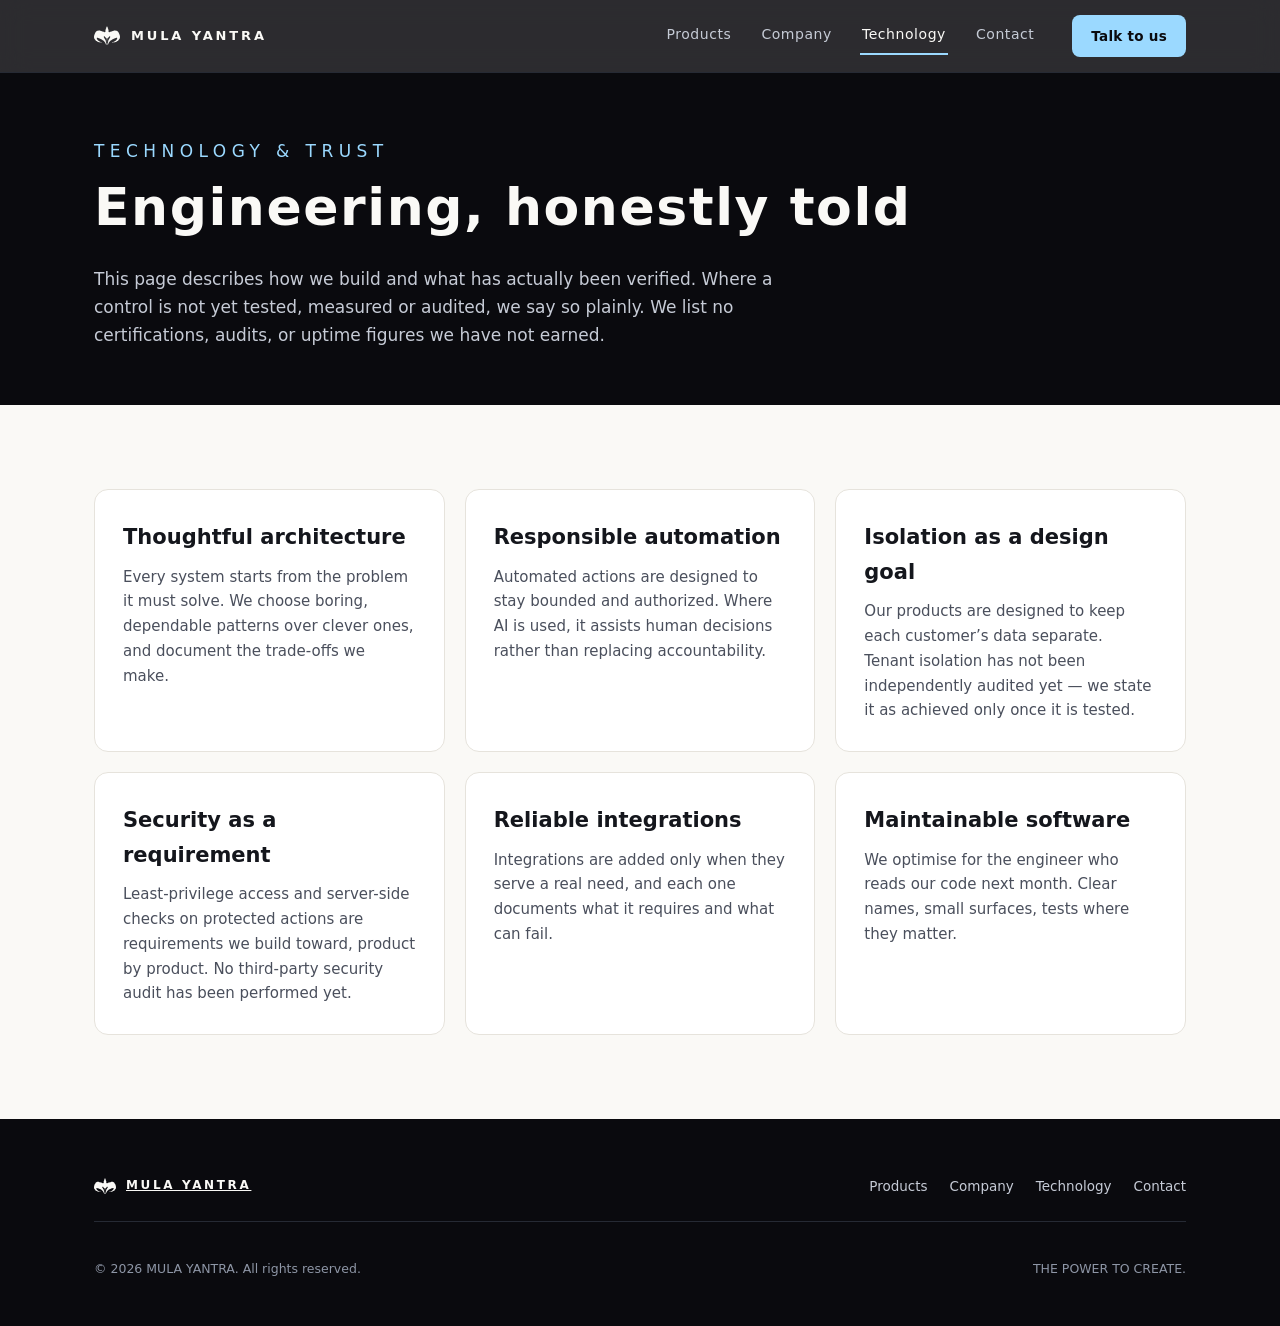
<file: technology.html>
<!DOCTYPE html><html lang="en"><head><meta charset="utf-8"><meta name="viewport" content="width=device-width,initial-scale=1"><title>Technology & Trust — MULA YANTRA</title><meta name="description" content="The engineering principles behind MULA YANTRA products — architecture, responsible automation, data isolation and security."><link rel="canonical" href="https://somilsharma2000.github.io/mula-yantra-site/technology.html"><meta property="og:type" content="website"><meta property="og:title" content="Technology & Trust — MULA YANTRA"><meta property="og:description" content="The engineering principles behind MULA YANTRA products — architecture, responsible automation, data isolation and security."><meta property="og:url" content="https://somilsharma2000.github.io/mula-yantra-site/technology.html"><meta property="og:image" content="https://somilsharma2000.github.io/mula-yantra-site/hero-emblem.png"><meta name="twitter:card" content="summary"><meta property="og:site_name" content="MULA YANTRA"><link rel="icon" type="image/svg+xml" href="mark-small.svg"><link rel="preload" href="fonts/SpaceGrotesk.woff2" as="font" type="font/woff2" crossorigin><link rel="preload" href="fonts/Inter.woff2" as="font" type="font/woff2" crossorigin><link rel="stylesheet" href="styles.css"></head><body class=""><a class="skip" href="#main">Skip to content</a><header class="hd"><div class="wrap"><a class="brand" href="index.html"><svg viewBox="0 0 1000 770" aria-hidden="true"><path d="M 499.4 6.1 C 495.3 12.6 481.6 31.2 476.3 45.0 C 471.0 58.7 470.4 79.4 467.8 88.7 C 465.2 98.0 462.7 94.2 460.5 100.9 C 458.3 107.5 457.5 120.7 454.4 128.8 C 451.4 136.9 444.7 139.1 442.3 149.5 C 439.9 159.8 439.7 183.3 439.9 190.8 C 440.1 198.3 442.9 190.8 443.5 194.4 C 444.1 198.1 447.1 205.8 443.5 212.6 C 439.9 219.5 427.9 230.7 421.6 235.7 C 415.4 240.8 413.7 244.8 405.8 243.0 C 397.9 241.2 394.9 233.5 374.2 224.8 C 353.6 216.1 300.7 196.6 281.9 190.8 C 263.1 184.9 270.1 192.0 261.2 189.6 C 252.3 187.1 241.8 178.8 228.4 176.2 C 215.1 173.6 197.7 171.9 181.0 173.8 C 164.4 175.6 144.6 181.0 128.8 187.1 C 113.0 193.2 96.6 202.5 86.3 210.2 C 75.9 217.9 74.3 222.6 66.8 233.3 C 59.3 244.0 49.4 259.6 41.3 274.6 C 33.2 289.6 21.9 312.1 18.2 323.2 C 14.6 334.3 20.3 337.6 19.4 341.4 C 18.6 345.3 16.2 337.4 13.4 346.3 C 10.5 355.2 4.5 380.9 2.4 394.9 C 0.4 408.9 0.6 418.4 1.2 430.1 C 1.8 441.9 2.8 453.0 6.1 465.4 C 9.3 477.7 10.5 489.3 20.7 504.3 C 30.8 519.2 58.7 545.4 66.8 555.3 C 74.9 565.2 65.4 559.5 69.3 563.8 C 73.1 568.0 82.8 577.2 89.9 580.8 C 97.0 584.4 107.5 583.6 111.8 585.7 C 116.0 587.7 112.8 591.5 115.4 593.0 C 118.1 594.4 123.9 592.5 127.6 594.2 C 131.2 595.8 126.4 598.0 137.3 602.7 C 148.2 607.3 181.4 618.7 193.2 622.1 C 204.9 625.6 203.5 621.9 207.8 623.3 C 212.0 624.7 213.4 629.6 218.7 630.6 C 224.0 631.6 232.5 628.4 239.4 629.4 C 246.3 630.4 247.5 635.1 260.0 636.7 C 272.6 638.3 315.1 642.2 314.7 639.1 C 314.3 636.1 273.8 625.2 257.6 618.5 C 241.4 611.8 234.1 609.4 217.5 599.0 C 200.9 588.7 171.9 568.0 158.0 556.5 C 144.0 545.0 140.1 538.1 133.7 529.8 C 127.2 521.5 123.1 514.6 119.1 506.7 C 115.0 498.8 111.4 489.7 109.4 482.4 C 107.3 475.1 106.7 467.2 106.9 462.9 C 107.1 458.7 107.7 458.3 110.6 456.9 C 113.4 455.4 106.5 450.8 123.9 454.4 C 141.4 458.1 186.1 468.4 215.1 478.7 C 244.0 489.1 271.8 501.2 297.7 516.4 C 323.6 531.6 351.4 552.9 370.6 569.9 C 389.8 586.9 402.2 604.3 413.1 618.5 C 424.1 632.6 428.9 641.2 436.2 654.9 C 443.5 668.7 452.4 692.6 456.9 701.1 C 461.3 709.6 462.3 720.1 462.9 706.0 C 463.5 691.8 462.9 639.9 460.5 616.0 C 458.1 592.1 453.4 579.2 448.4 562.6 C 443.3 546.0 437.8 530.8 430.1 516.4 C 422.4 502.0 407.0 484.6 402.2 476.3 C 397.3 468.0 402.4 469.6 401.0 466.6 C 399.6 463.5 396.3 459.9 393.7 458.1 C 391.0 456.3 386.2 457.7 385.2 455.7 C 384.2 453.6 389.8 451.8 387.6 445.9 C 385.4 440.1 373.4 426.3 371.8 420.4 C 370.2 414.5 372.8 414.3 377.9 410.7 C 382.9 407.0 395.9 400.2 402.2 398.5 C 408.5 396.9 410.9 395.9 415.6 401.0 C 420.2 406.0 422.4 420.0 430.1 428.9 C 437.8 437.8 451.6 442.7 461.7 454.4 C 471.9 466.2 485.2 468.0 490.9 499.4 C 496.6 530.8 496.4 616.0 495.7 642.8 C 495.1 669.5 489.7 650.7 487.2 659.8 C 484.8 668.9 481.8 688.3 481.2 697.4 C 480.6 706.6 481.0 709.2 483.6 714.5 C 486.2 719.7 494.1 723.8 497.0 729.0 C 499.8 734.3 500.2 743.2 500.6 746.1 C 501.0 748.9 499.0 748.9 499.4 746.1 C 499.8 743.2 500.2 734.3 503.0 729.0 C 505.9 723.8 513.8 719.7 516.4 714.5 C 519.0 709.2 519.4 706.6 518.8 697.4 C 518.2 688.3 515.2 668.9 512.8 659.8 C 510.3 650.7 504.9 669.5 504.3 642.8 C 503.6 616.0 503.4 530.8 509.1 499.4 C 514.8 468.0 528.1 466.2 538.3 454.4 C 548.4 442.7 562.2 437.8 569.9 428.9 C 577.6 420.0 579.8 406.0 584.4 401.0 C 589.1 395.9 591.5 396.9 597.8 398.5 C 604.1 400.2 617.1 407.0 622.1 410.7 C 627.2 414.3 629.8 414.5 628.2 420.4 C 626.6 426.3 614.6 440.1 612.4 445.9 C 610.2 451.8 615.8 453.6 614.8 455.7 C 613.8 457.7 609.0 456.3 606.3 458.1 C 603.7 459.9 600.4 463.5 599.0 466.6 C 597.6 469.6 602.7 468.0 597.8 476.3 C 593.0 484.6 577.6 502.0 569.9 516.4 C 562.2 530.8 556.7 546.0 551.6 562.6 C 546.6 579.2 541.9 592.1 539.5 616.0 C 537.1 639.9 536.5 691.8 537.1 706.0 C 537.7 720.1 538.7 709.6 543.1 701.1 C 547.6 692.6 556.5 668.7 563.8 654.9 C 571.1 641.2 575.9 632.6 586.9 618.5 C 597.8 604.3 610.2 586.9 629.4 569.9 C 648.6 552.9 676.4 531.6 702.3 516.4 C 728.2 501.2 756.0 489.1 784.9 478.7 C 813.9 468.4 858.6 458.1 876.1 454.4 C 893.5 450.8 886.6 455.4 889.4 456.9 C 892.3 458.3 892.9 458.7 893.1 462.9 C 893.3 467.2 892.7 475.1 890.6 482.4 C 888.6 489.7 885.0 498.8 880.9 506.7 C 876.9 514.6 872.8 521.5 866.3 529.8 C 859.9 538.1 856.0 545.0 842.0 556.5 C 828.1 568.0 799.1 588.7 782.5 599.0 C 765.9 609.4 758.6 611.8 742.4 618.5 C 726.2 625.2 685.7 636.1 685.3 639.1 C 684.9 642.2 727.4 638.3 740.0 636.7 C 752.5 635.1 753.7 630.4 760.6 629.4 C 767.5 628.4 776.0 631.6 781.3 630.6 C 786.6 629.6 788.0 624.7 792.2 623.3 C 796.5 621.9 795.1 625.6 806.8 622.1 C 818.6 618.7 851.8 607.3 862.7 602.7 C 873.6 598.0 868.8 595.8 872.4 594.2 C 876.1 592.5 881.9 594.4 884.6 593.0 C 887.2 591.5 884.0 587.7 888.2 585.7 C 892.5 583.6 903.0 584.4 910.1 580.8 C 917.2 577.2 926.9 568.0 930.7 563.8 C 934.6 559.5 925.1 565.2 933.2 555.3 C 941.3 545.4 969.2 519.2 979.3 504.3 C 989.5 489.3 990.7 477.7 993.9 465.4 C 997.2 453.0 998.2 441.9 998.8 430.1 C 999.4 418.4 999.6 408.9 997.6 394.9 C 995.5 380.9 989.5 355.2 986.6 346.3 C 983.8 337.4 981.4 345.3 980.6 341.4 C 979.7 337.6 985.4 334.3 981.8 323.2 C 978.1 312.1 966.8 289.6 958.7 274.6 C 950.6 259.6 940.7 244.0 933.2 233.3 C 925.7 222.6 924.1 217.9 913.7 210.2 C 903.4 202.5 887.0 193.2 871.2 187.1 C 855.4 181.0 835.6 175.6 819.0 173.8 C 802.3 171.9 784.9 173.6 771.6 176.2 C 758.2 178.8 747.7 187.1 738.8 189.6 C 729.9 192.0 736.9 184.9 718.1 190.8 C 699.3 196.6 646.4 216.1 625.8 224.8 C 605.1 233.5 602.1 241.2 594.2 243.0 C 586.3 244.8 584.6 240.8 578.4 235.7 C 572.1 230.7 560.1 219.5 556.5 212.6 C 552.9 205.8 555.9 198.1 556.5 194.4 C 557.1 190.8 559.9 198.3 560.1 190.8 C 560.3 183.3 560.1 159.8 557.7 149.5 C 555.3 139.1 548.6 136.9 545.6 128.8 C 542.5 120.7 541.7 107.5 539.5 100.9 C 537.3 94.2 534.8 98.0 532.2 88.7 C 529.6 79.4 529.0 58.7 523.7 45.0 C 518.4 31.2 504.7 12.6 500.6 6.1 C 496.6 -0.4 503.4 -0.4 499.4 6.1 Z M 313.5 391.3 C 250.3 389.8 311.3 384.6 307.4 382.7 C 303.6 380.9 294.0 382.1 290.4 380.3 C 286.8 378.5 287.4 373.8 285.5 371.8 C 283.7 369.8 282.9 368.8 279.5 368.2 C 276.0 367.6 268.5 369.6 264.9 368.2 C 261.2 366.7 261.0 361.7 257.6 359.7 C 254.2 357.6 256.2 363.3 244.2 356.0 C 232.3 348.7 197.0 324.4 185.9 315.9 C 174.8 307.4 179.4 306.8 177.4 305.0 C 175.4 303.2 176.2 306.8 173.8 305.0 C 171.3 303.2 164.6 296.5 162.8 294.0 C 161.0 291.6 159.4 291.8 162.8 290.4 C 166.3 289.0 74.5 286.4 183.5 285.5 C 292.4 284.7 707.6 284.7 816.5 285.5 C 925.5 286.4 833.7 289.0 837.2 290.4 C 840.6 291.8 839.0 291.6 837.2 294.0 C 835.4 296.5 828.7 303.2 826.2 305.0 C 823.8 306.8 824.6 303.2 822.6 305.0 C 820.6 306.8 825.2 307.4 814.1 315.9 C 803.0 324.4 767.7 348.7 755.8 356.0 C 743.8 363.3 745.8 357.6 742.4 359.7 C 739.0 361.7 738.8 366.7 735.1 368.2 C 731.5 369.6 724.0 367.6 720.5 368.2 C 717.1 368.8 716.3 369.8 714.5 371.8 C 712.6 373.8 713.2 378.5 709.6 380.3 C 706.0 382.1 696.4 380.9 692.6 382.7 C 688.7 384.6 749.7 389.8 686.5 391.3 C 623.3 392.7 376.7 392.7 313.5 391.3 Z M 686.5 391.3 C 749.7 389.8 688.7 384.6 692.6 382.7 C 696.4 380.9 706.0 382.1 709.6 380.3 C 713.2 378.5 712.6 373.8 714.5 371.8 C 716.3 369.8 717.1 368.8 720.5 368.2 C 724.0 367.6 731.5 369.6 735.1 368.2 C 738.8 366.7 739.0 361.7 742.4 359.7 C 745.8 357.6 743.8 363.3 755.8 356.0 C 767.7 348.7 803.0 324.4 814.1 315.9 C 825.2 307.4 820.6 306.8 822.6 305.0 C 824.6 303.2 823.8 306.8 826.2 305.0 C 828.7 303.2 835.4 296.5 837.2 294.0 C 839.0 291.6 840.6 291.8 837.2 290.4 C 833.7 289.0 925.5 286.4 816.5 285.5 C 707.6 284.7 292.4 284.7 183.5 285.5 C 74.5 286.4 166.3 289.0 162.8 290.4 C 159.4 291.8 161.0 291.6 162.8 294.0 C 164.6 296.5 171.3 303.2 173.8 305.0 C 176.2 306.8 175.4 303.2 177.4 305.0 C 179.4 306.8 174.8 307.4 185.9 315.9 C 197.0 324.4 232.3 348.7 244.2 356.0 C 256.2 363.3 254.2 357.6 257.6 359.7 C 261.0 361.7 261.2 366.7 264.9 368.2 C 268.5 369.6 276.0 367.6 279.5 368.2 C 282.9 368.8 283.7 369.8 285.5 371.8 C 287.4 373.8 286.8 378.5 290.4 380.3 C 294.0 382.1 303.6 380.9 307.4 382.7 C 311.3 384.6 250.3 389.8 313.5 391.3 C 376.7 392.7 623.3 392.7 686.5 391.3 Z" fill="currentColor" fill-rule="evenodd"/><circle cx="500" cy="347" r="12" fill="currentColor"/></svg><b>MULA&nbsp;YANTRA</b></a><button class="burger" aria-label="Menu" aria-expanded="false" aria-controls="sitenav"><svg width="22" height="14" viewBox="0 0 22 14" fill="none"><path d="M1 1h20M1 7h20M1 13h20" stroke="currentColor" stroke-width="2" stroke-linecap="round"/></svg></button><nav class="nav" id="sitenav" aria-label="Site"><a href="products.html">Products</a><a href="company.html">Company</a><a href="technology.html" aria-current="page">Technology</a><a href="contact.html">Contact</a></nav><a class="btn primary cta" href="contact.html" style="padding:9px 18px;font-size:13.5px">Talk to us</a></div></header><main id="main"><section class="lite"><div class="wrap"><p class="kicker">Technology &amp; trust</p><h1>Engineering, honestly told</h1><p>This page describes how we build and what has actually been verified. Where a control is not yet tested, measured or audited, we say so plainly. We list no certifications, audits, or uptime figures we have not earned.</p></div></section><section><div class="wrap"><div class="grid3"><div class="reveal card"><h3>Thoughtful architecture</h3><p>Every system starts from the problem it must solve. We choose boring, dependable patterns over clever ones, and document the trade-offs we make.</p></div><div class="reveal card"><h3>Responsible automation</h3><p>Automated actions are designed to stay bounded and authorized. Where AI is used, it assists human decisions rather than replacing accountability.</p></div><div class="reveal card"><h3>Isolation as a design goal</h3><p>Our products are designed to keep each customer’s data separate. Tenant isolation has not been independently audited yet — we state it as achieved only once it is tested.</p></div><div class="reveal card"><h3>Security as a requirement</h3><p>Least-privilege access and server-side checks on protected actions are requirements we build toward, product by product. No third-party security audit has been performed yet.</p></div><div class="reveal card"><h3>Reliable integrations</h3><p>Integrations are added only when they serve a real need, and each one documents what it requires and what can fail.</p></div><div class="reveal card"><h3>Maintainable software</h3><p>We optimise for the engineer who reads our code next month. Clear names, small surfaces, tests where they matter.</p></div></div></div></section></main><footer class="ft"><div class="wrap"><div class="top"><a class="fbrand" href="index.html"><svg viewBox="0 0 1000 770" aria-hidden="true"><path d="M 499.4 6.1 C 495.3 12.6 481.6 31.2 476.3 45.0 C 471.0 58.7 470.4 79.4 467.8 88.7 C 465.2 98.0 462.7 94.2 460.5 100.9 C 458.3 107.5 457.5 120.7 454.4 128.8 C 451.4 136.9 444.7 139.1 442.3 149.5 C 439.9 159.8 439.7 183.3 439.9 190.8 C 440.1 198.3 442.9 190.8 443.5 194.4 C 444.1 198.1 447.1 205.8 443.5 212.6 C 439.9 219.5 427.9 230.7 421.6 235.7 C 415.4 240.8 413.7 244.8 405.8 243.0 C 397.9 241.2 394.9 233.5 374.2 224.8 C 353.6 216.1 300.7 196.6 281.9 190.8 C 263.1 184.9 270.1 192.0 261.2 189.6 C 252.3 187.1 241.8 178.8 228.4 176.2 C 215.1 173.6 197.7 171.9 181.0 173.8 C 164.4 175.6 144.6 181.0 128.8 187.1 C 113.0 193.2 96.6 202.5 86.3 210.2 C 75.9 217.9 74.3 222.6 66.8 233.3 C 59.3 244.0 49.4 259.6 41.3 274.6 C 33.2 289.6 21.9 312.1 18.2 323.2 C 14.6 334.3 20.3 337.6 19.4 341.4 C 18.6 345.3 16.2 337.4 13.4 346.3 C 10.5 355.2 4.5 380.9 2.4 394.9 C 0.4 408.9 0.6 418.4 1.2 430.1 C 1.8 441.9 2.8 453.0 6.1 465.4 C 9.3 477.7 10.5 489.3 20.7 504.3 C 30.8 519.2 58.7 545.4 66.8 555.3 C 74.9 565.2 65.4 559.5 69.3 563.8 C 73.1 568.0 82.8 577.2 89.9 580.8 C 97.0 584.4 107.5 583.6 111.8 585.7 C 116.0 587.7 112.8 591.5 115.4 593.0 C 118.1 594.4 123.9 592.5 127.6 594.2 C 131.2 595.8 126.4 598.0 137.3 602.7 C 148.2 607.3 181.4 618.7 193.2 622.1 C 204.9 625.6 203.5 621.9 207.8 623.3 C 212.0 624.7 213.4 629.6 218.7 630.6 C 224.0 631.6 232.5 628.4 239.4 629.4 C 246.3 630.4 247.5 635.1 260.0 636.7 C 272.6 638.3 315.1 642.2 314.7 639.1 C 314.3 636.1 273.8 625.2 257.6 618.5 C 241.4 611.8 234.1 609.4 217.5 599.0 C 200.9 588.7 171.9 568.0 158.0 556.5 C 144.0 545.0 140.1 538.1 133.7 529.8 C 127.2 521.5 123.1 514.6 119.1 506.7 C 115.0 498.8 111.4 489.7 109.4 482.4 C 107.3 475.1 106.7 467.2 106.9 462.9 C 107.1 458.7 107.7 458.3 110.6 456.9 C 113.4 455.4 106.5 450.8 123.9 454.4 C 141.4 458.1 186.1 468.4 215.1 478.7 C 244.0 489.1 271.8 501.2 297.7 516.4 C 323.6 531.6 351.4 552.9 370.6 569.9 C 389.8 586.9 402.2 604.3 413.1 618.5 C 424.1 632.6 428.9 641.2 436.2 654.9 C 443.5 668.7 452.4 692.6 456.9 701.1 C 461.3 709.6 462.3 720.1 462.9 706.0 C 463.5 691.8 462.9 639.9 460.5 616.0 C 458.1 592.1 453.4 579.2 448.4 562.6 C 443.3 546.0 437.8 530.8 430.1 516.4 C 422.4 502.0 407.0 484.6 402.2 476.3 C 397.3 468.0 402.4 469.6 401.0 466.6 C 399.6 463.5 396.3 459.9 393.7 458.1 C 391.0 456.3 386.2 457.7 385.2 455.7 C 384.2 453.6 389.8 451.8 387.6 445.9 C 385.4 440.1 373.4 426.3 371.8 420.4 C 370.2 414.5 372.8 414.3 377.9 410.7 C 382.9 407.0 395.9 400.2 402.2 398.5 C 408.5 396.9 410.9 395.9 415.6 401.0 C 420.2 406.0 422.4 420.0 430.1 428.9 C 437.8 437.8 451.6 442.7 461.7 454.4 C 471.9 466.2 485.2 468.0 490.9 499.4 C 496.6 530.8 496.4 616.0 495.7 642.8 C 495.1 669.5 489.7 650.7 487.2 659.8 C 484.8 668.9 481.8 688.3 481.2 697.4 C 480.6 706.6 481.0 709.2 483.6 714.5 C 486.2 719.7 494.1 723.8 497.0 729.0 C 499.8 734.3 500.2 743.2 500.6 746.1 C 501.0 748.9 499.0 748.9 499.4 746.1 C 499.8 743.2 500.2 734.3 503.0 729.0 C 505.9 723.8 513.8 719.7 516.4 714.5 C 519.0 709.2 519.4 706.6 518.8 697.4 C 518.2 688.3 515.2 668.9 512.8 659.8 C 510.3 650.7 504.9 669.5 504.3 642.8 C 503.6 616.0 503.4 530.8 509.1 499.4 C 514.8 468.0 528.1 466.2 538.3 454.4 C 548.4 442.7 562.2 437.8 569.9 428.9 C 577.6 420.0 579.8 406.0 584.4 401.0 C 589.1 395.9 591.5 396.9 597.8 398.5 C 604.1 400.2 617.1 407.0 622.1 410.7 C 627.2 414.3 629.8 414.5 628.2 420.4 C 626.6 426.3 614.6 440.1 612.4 445.9 C 610.2 451.8 615.8 453.6 614.8 455.7 C 613.8 457.7 609.0 456.3 606.3 458.1 C 603.7 459.9 600.4 463.5 599.0 466.6 C 597.6 469.6 602.7 468.0 597.8 476.3 C 593.0 484.6 577.6 502.0 569.9 516.4 C 562.2 530.8 556.7 546.0 551.6 562.6 C 546.6 579.2 541.9 592.1 539.5 616.0 C 537.1 639.9 536.5 691.8 537.1 706.0 C 537.7 720.1 538.7 709.6 543.1 701.1 C 547.6 692.6 556.5 668.7 563.8 654.9 C 571.1 641.2 575.9 632.6 586.9 618.5 C 597.8 604.3 610.2 586.9 629.4 569.9 C 648.6 552.9 676.4 531.6 702.3 516.4 C 728.2 501.2 756.0 489.1 784.9 478.7 C 813.9 468.4 858.6 458.1 876.1 454.4 C 893.5 450.8 886.6 455.4 889.4 456.9 C 892.3 458.3 892.9 458.7 893.1 462.9 C 893.3 467.2 892.7 475.1 890.6 482.4 C 888.6 489.7 885.0 498.8 880.9 506.7 C 876.9 514.6 872.8 521.5 866.3 529.8 C 859.9 538.1 856.0 545.0 842.0 556.5 C 828.1 568.0 799.1 588.7 782.5 599.0 C 765.9 609.4 758.6 611.8 742.4 618.5 C 726.2 625.2 685.7 636.1 685.3 639.1 C 684.9 642.2 727.4 638.3 740.0 636.7 C 752.5 635.1 753.7 630.4 760.6 629.4 C 767.5 628.4 776.0 631.6 781.3 630.6 C 786.6 629.6 788.0 624.7 792.2 623.3 C 796.5 621.9 795.1 625.6 806.8 622.1 C 818.6 618.7 851.8 607.3 862.7 602.7 C 873.6 598.0 868.8 595.8 872.4 594.2 C 876.1 592.5 881.9 594.4 884.6 593.0 C 887.2 591.5 884.0 587.7 888.2 585.7 C 892.5 583.6 903.0 584.4 910.1 580.8 C 917.2 577.2 926.9 568.0 930.7 563.8 C 934.6 559.5 925.1 565.2 933.2 555.3 C 941.3 545.4 969.2 519.2 979.3 504.3 C 989.5 489.3 990.7 477.7 993.9 465.4 C 997.2 453.0 998.2 441.9 998.8 430.1 C 999.4 418.4 999.6 408.9 997.6 394.9 C 995.5 380.9 989.5 355.2 986.6 346.3 C 983.8 337.4 981.4 345.3 980.6 341.4 C 979.7 337.6 985.4 334.3 981.8 323.2 C 978.1 312.1 966.8 289.6 958.7 274.6 C 950.6 259.6 940.7 244.0 933.2 233.3 C 925.7 222.6 924.1 217.9 913.7 210.2 C 903.4 202.5 887.0 193.2 871.2 187.1 C 855.4 181.0 835.6 175.6 819.0 173.8 C 802.3 171.9 784.9 173.6 771.6 176.2 C 758.2 178.8 747.7 187.1 738.8 189.6 C 729.9 192.0 736.9 184.9 718.1 190.8 C 699.3 196.6 646.4 216.1 625.8 224.8 C 605.1 233.5 602.1 241.2 594.2 243.0 C 586.3 244.8 584.6 240.8 578.4 235.7 C 572.1 230.7 560.1 219.5 556.5 212.6 C 552.9 205.8 555.9 198.1 556.5 194.4 C 557.1 190.8 559.9 198.3 560.1 190.8 C 560.3 183.3 560.1 159.8 557.7 149.5 C 555.3 139.1 548.6 136.9 545.6 128.8 C 542.5 120.7 541.7 107.5 539.5 100.9 C 537.3 94.2 534.8 98.0 532.2 88.7 C 529.6 79.4 529.0 58.7 523.7 45.0 C 518.4 31.2 504.7 12.6 500.6 6.1 C 496.6 -0.4 503.4 -0.4 499.4 6.1 Z M 313.5 391.3 C 250.3 389.8 311.3 384.6 307.4 382.7 C 303.6 380.9 294.0 382.1 290.4 380.3 C 286.8 378.5 287.4 373.8 285.5 371.8 C 283.7 369.8 282.9 368.8 279.5 368.2 C 276.0 367.6 268.5 369.6 264.9 368.2 C 261.2 366.7 261.0 361.7 257.6 359.7 C 254.2 357.6 256.2 363.3 244.2 356.0 C 232.3 348.7 197.0 324.4 185.9 315.9 C 174.8 307.4 179.4 306.8 177.4 305.0 C 175.4 303.2 176.2 306.8 173.8 305.0 C 171.3 303.2 164.6 296.5 162.8 294.0 C 161.0 291.6 159.4 291.8 162.8 290.4 C 166.3 289.0 74.5 286.4 183.5 285.5 C 292.4 284.7 707.6 284.7 816.5 285.5 C 925.5 286.4 833.7 289.0 837.2 290.4 C 840.6 291.8 839.0 291.6 837.2 294.0 C 835.4 296.5 828.7 303.2 826.2 305.0 C 823.8 306.8 824.6 303.2 822.6 305.0 C 820.6 306.8 825.2 307.4 814.1 315.9 C 803.0 324.4 767.7 348.7 755.8 356.0 C 743.8 363.3 745.8 357.6 742.4 359.7 C 739.0 361.7 738.8 366.7 735.1 368.2 C 731.5 369.6 724.0 367.6 720.5 368.2 C 717.1 368.8 716.3 369.8 714.5 371.8 C 712.6 373.8 713.2 378.5 709.6 380.3 C 706.0 382.1 696.4 380.9 692.6 382.7 C 688.7 384.6 749.7 389.8 686.5 391.3 C 623.3 392.7 376.7 392.7 313.5 391.3 Z M 686.5 391.3 C 749.7 389.8 688.7 384.6 692.6 382.7 C 696.4 380.9 706.0 382.1 709.6 380.3 C 713.2 378.5 712.6 373.8 714.5 371.8 C 716.3 369.8 717.1 368.8 720.5 368.2 C 724.0 367.6 731.5 369.6 735.1 368.2 C 738.8 366.7 739.0 361.7 742.4 359.7 C 745.8 357.6 743.8 363.3 755.8 356.0 C 767.7 348.7 803.0 324.4 814.1 315.9 C 825.2 307.4 820.6 306.8 822.6 305.0 C 824.6 303.2 823.8 306.8 826.2 305.0 C 828.7 303.2 835.4 296.5 837.2 294.0 C 839.0 291.6 840.6 291.8 837.2 290.4 C 833.7 289.0 925.5 286.4 816.5 285.5 C 707.6 284.7 292.4 284.7 183.5 285.5 C 74.5 286.4 166.3 289.0 162.8 290.4 C 159.4 291.8 161.0 291.6 162.8 294.0 C 164.6 296.5 171.3 303.2 173.8 305.0 C 176.2 306.8 175.4 303.2 177.4 305.0 C 179.4 306.8 174.8 307.4 185.9 315.9 C 197.0 324.4 232.3 348.7 244.2 356.0 C 256.2 363.3 254.2 357.6 257.6 359.7 C 261.0 361.7 261.2 366.7 264.9 368.2 C 268.5 369.6 276.0 367.6 279.5 368.2 C 282.9 368.8 283.7 369.8 285.5 371.8 C 287.4 373.8 286.8 378.5 290.4 380.3 C 294.0 382.1 303.6 380.9 307.4 382.7 C 311.3 384.6 250.3 389.8 313.5 391.3 C 376.7 392.7 623.3 392.7 686.5 391.3 Z" fill="currentColor" fill-rule="evenodd"/><circle cx="500" cy="347" r="12" fill="currentColor"/></svg><b>MULA&nbsp;YANTRA</b></a><nav aria-label="Footer"><a href="products.html">Products</a><a href="company.html">Company</a><a href="technology.html">Technology</a><a href="contact.html">Contact</a></nav></div><hr><div class="fine"><p>&copy; <span data-year>2026</span> MULA YANTRA. All rights reserved.</p><p>THE POWER TO CREATE.</p></div></div></footer><script src="app.js" defer></script></body></html>
</file>
<file: styles.css>
:root{
--obsidian:#0A0A0E;--obsidian-2:#111319;--panel:#14161D;--line:#262A34;--line-2:#323847;
--ink:#FAF9F6;--ink-2:#C6CBD6;--ink-3:#8E96A6;
--bone:#FAF9F6;--bone-2:#F1EFE9;--dark-ink:#14161C;--dark-ink-2:#3B4150;
--silver:#C0C6D4;--ice-deep:#336B8C;--bright:#E2E6EF;--gold:#D4AF7F;--gold-hi:#F2D399;--ice:#9BD9FF;
--font-d:'Space Grotesk',Inter,system-ui,sans-serif;--font-b:Inter,system-ui,sans-serif;
--sp:8px;--r-sm:8px;--r-md:14px;--r-lg:22px;--max:1140px;
--dur:.35s;--ease:cubic-bezier(.22,.7,.3,1);
}
*{box-sizing:border-box}
html{scroll-behavior:smooth}
@media(prefers-reduced-motion:reduce){html{scroll-behavior:auto}*{animation:none!important;transition:none!important}}
body{margin:0;background:var(--bone);color:var(--dark-ink);font-family:var(--font-b);font-size:16px;line-height:1.65}
body.dark{background:var(--obsidian);color:var(--ink)}
img,svg{display:block;max-width:100%}
a{color:inherit}
.skip{position:absolute;left:-999px;top:8px;background:var(--ice);color:#0A0A0E;padding:10px 18px;border-radius:var(--r-sm);z-index:99;font-weight:600}
.skip:focus{left:8px}
.wrap{max-width:var(--max);margin:0 auto;padding:0 24px}
:focus-visible{outline:2px solid var(--ice);outline-offset:3px;border-radius:4px}

/* ---------- header ---------- */
.hd{position:sticky;top:0;z-index:40;background:rgba(10,10,14,.86);backdrop-filter:blur(14px);border-bottom:1px solid var(--line)}
.hd .wrap{display:flex;align-items:center;gap:28px;height:72px}
.brand{display:flex;align-items:center;gap:11px;text-decoration:none;color:var(--ink)}
.brand svg{width:26px;height:auto}
.brand b{font-family:var(--font-d);font-weight:600;font-size:13px;letter-spacing:.22em}
.nav{display:flex;gap:26px;margin-left:auto}
.nav a{text-decoration:none;color:var(--ink-2);font-size:14px;letter-spacing:.04em;padding:6px 2px;border-bottom:2px solid transparent;transition:color var(--dur) var(--ease),border-color var(--dur) var(--ease)}
.nav a:hover,.nav a:focus-visible{color:var(--ink)}
.nav a[aria-current]{color:var(--ink);border-bottom-color:var(--ice)}
.hd .cta{margin-left:8px}
.burger{display:none;margin-left:auto;background:none;border:0;color:var(--ink);padding:8px;cursor:pointer}
@media(max-width:820px){
.nav,.hd .cta{display:none}
.burger{display:block}
.nav.open{display:flex;position:absolute;top:66px;left:0;right:0;background:var(--obsidian);flex-direction:column;gap:0;padding:8px 24px 18px;border-bottom:1px solid var(--line)}
.nav.open a{padding:13px 2px;border-bottom:1px solid var(--line)}
}
/* ---------- buttons ---------- */
.btn{display:inline-block;font-family:var(--font-b);font-size:14.5px;font-weight:600;letter-spacing:.02em;text-decoration:none;padding:12px 24px;border-radius:var(--r-sm);border:1px solid transparent;cursor:pointer;transition:transform var(--dur) var(--ease),background var(--dur) var(--ease),border-color var(--dur) var(--ease),box-shadow var(--dur) var(--ease)}
.btn:hover{transform:translateY(-1px)}
.btn.primary{background:var(--ice);color:#0A0A0E}
.btn.primary:hover{background:#B7E3FF;box-shadow:0 6px 24px -8px rgba(155,217,255,.5)}
.btn.ghost{color:var(--ink);border-color:var(--line-2);background:transparent}
.btn.ghost:hover{border-color:var(--silver);color:var(--bright)}
.btn.dark-ghost{color:var(--dark-ink);border-color:var(--dark-ink-2)}
/* ---------- hero ---------- */
.hero{background:radial-gradient(1000px 640px at 50% -12%,#181C26 0%,var(--obsidian) 60%) var(--obsidian);color:var(--ink);overflow:hidden}
.hero .wrap{display:flex;flex-direction:column;align-items:center;text-align:center;justify-items:center;padding-top:44px;padding-bottom:64px;gap:6px}
.hero .emblem{position:relative;width:100%;max-width:500px;margin:0 auto}
.hero .emblem::before{content:'';position:absolute;left:50%;top:38%;width:560px;height:560px;transform:translate(-50%,-50%);background:radial-gradient(circle,rgba(155,217,255,.14) 0%,rgba(155,217,255,0) 62%);pointer-events:none}
.hero .emblem img{width:100%;height:auto;object-fit:contain;display:block;filter:drop-shadow(0 28px 70px rgba(0,0,0,.6))}
.hero .emblem::after{content:'';position:absolute;left:50%;top:38%;width:5px;height:5px;border-radius:50%;background:var(--gold-hi);box-shadow:0 0 16px 4px rgba(242,211,153,.85);animation:origin 2.6s var(--ease) forwards;pointer-events:none}
@keyframes origin{0%{opacity:0;transform:scale(.2)}18%{opacity:1;transform:scale(1)}70%{opacity:.9}100%{opacity:0;transform:scale(.5) translateY(-10px)}}
.reveal{transition-delay:0s}
.hero h1{font-family:var(--font-d);font-weight:600;font-size:clamp(28px,6vw,68px);line-height:1.04;letter-spacing:.045em;margin:22px 0 8px}
.hero .tagline{font-size:13px;letter-spacing:.34em;color:var(--silver);margin:0 0 20px;text-transform:uppercase}
.hero .lede{color:var(--ink-2);font-size:18px;max-width:56ch;margin:0 0 30px}
.hero .acts{display:flex;gap:14px;flex-wrap:wrap}
.hero .kicker{margin:0}
@media(max-width:900px){.hero .emblem{max-width:400px}.hero .lede{margin-left:auto;margin-right:auto}.hero .acts{justify-content:center}}
/* ---------- sections ---------- */
.kicker{font-family:var(--font-d);font-size:12px;letter-spacing:.32em;color:var(--ice-deep);text-transform:uppercase;font-weight:500;margin:0 0 12px}
.kicker.ice{color:var(--ice)}
h2{font-family:var(--font-d);font-weight:600;font-size:clamp(28px,3.8vw,44px);line-height:1.12;letter-spacing:.01em;margin:0 0 18px}
section{padding:84px 0}
section.tight{padding:56px 0}
.shead{max-width:720px;margin-bottom:44px}
.grid3{display:grid;grid-template-columns:repeat(3,1fr);gap:20px}
.grid2{display:grid;grid-template-columns:repeat(2,1fr);gap:20px}
@media(max-width:960px){.grid3,.grid2{grid-template-columns:1fr 1fr}}
@media(max-width:640px){.grid3,.grid2{grid-template-columns:1fr}section{padding:56px 0}}
.card{background:#fff;border:1px solid #E6E3DC;border-radius:var(--r-md);padding:28px}
.card h3{font-family:var(--font-d);font-size:21px;font-weight:600;margin:2px 0 10px}
.card p{margin:0;color:#4A4F5C;font-size:15px}
.card .more{display:inline-block;margin-top:16px;font-size:14px;font-weight:600;color:var(--dark-ink);text-decoration:none;border-bottom:1px solid var(--ice-deep)}
.card .more:hover{border-bottom-color:var(--dark-ink)}
.badge{display:inline-block;font-family:var(--font-d);font-size:11px;letter-spacing:.18em;text-transform:uppercase;padding:5px 10px;border-radius:99px;margin-bottom:14px;font-weight:500}
.badge.dev{background:#EAF5FF;color:#2A5F7E;border:1px solid #C5DEF2}
.badge.proto{background:#E9F4FF;color:#2C5A82;border:1px solid #C5DEEF}
.badge.concept{background:#EFEFEE;color:#55565A;border:1px solid #DDDDDA}
.badge.plan{background:#EFF1F6;color:#414A63;border:1px solid #D4DAE6}
/* dark band inside light page */
.band{background:var(--obsidian);color:var(--ink);border-radius:var(--r-lg);overflow:hidden;position:relative}
.band::after{content:'';position:absolute;inset:0;background:radial-gradient(560px 340px at 18% 0%,rgba(155,217,255,.10),transparent 70%);pointer-events:none}
.band .kicker{color:var(--ice)}
.band .card{background:var(--panel);border-color:var(--line);color:var(--ink)}
.band .card p{color:var(--ink-2)}
.band .card .more{color:var(--ink);border-bottom-color:var(--ice)}
/* timeline */
.steps{list-style:none;margin:0;padding:0;display:grid;grid-template-columns:repeat(5,1fr);gap:18px;counter-reset:step}
.steps li{counter-increment:step;position:relative;padding:26px 22px;background:var(--obsidian);border:1px solid var(--line);border-radius:var(--r-md);color:var(--ink)}
.steps li::before{content:counter(step,decimal-leading-zero);font-family:var(--font-d);font-size:13px;letter-spacing:.2em;color:var(--ice);display:block;margin-bottom:14px}
.steps li b{display:block;font-family:var(--font-d);font-size:17.5px;font-weight:600;margin-bottom:8px;letter-spacing:.02em}
.steps li span{color:var(--ink-2);font-size:14px;line-height:1.55}
.steps li::after{content:'';position:absolute;top:50%;right:-18px;width:18px;height:1px;background:var(--line-2)}
.steps li:last-child::after{display:none}
@media(max-width:960px){.steps{grid-template-columns:1fr}.steps li::after{display:none}}
/* closing */
.closing{position:relative;background:var(--obsidian);color:var(--ink);border-radius:var(--r-lg);padding:72px 48px;text-align:center;overflow:hidden}
.closing .mark{width:150px;margin:0 auto 26px}
.closing h2{letter-spacing:.03em}
.closing p{color:var(--ink-2);max-width:56ch;margin:0 auto 28px}
@media(max-width:640px){.closing{padding:52px 22px}}
/* forms */
.form{max-width:640px}
.form label{display:block;font-size:13.5px;font-weight:600;letter-spacing:.03em;margin:18px 0 7px}
.form input,.form textarea{width:100%;font-family:var(--font-b);font-size:15.5px;padding:13px 15px;border:1px solid #D8D4CB;border-radius:var(--r-sm);background:#fff;color:var(--dark-ink);transition:border-color var(--dur) var(--ease),box-shadow var(--dur) var(--ease)}
.form textarea{min-height:150px;resize:vertical}
.form input:focus,.form textarea:focus{outline:none;border-color:var(--gold);box-shadow:0 0 0 3px rgba(212,175,127,.18)}
.form .err{color:#B3261E;font-size:13px;margin-top:6px;display:none}
.form .ok,.form .warn{display:none;margin-top:18px;padding:14px 18px;border-radius:var(--r-sm);font-size:14.5px}
.form .ok{background:#E8F5EC;color:#1E5E2E;border:1px solid #BFE3CB}
.form .warn{background:#FFF6E0;color:#7A5A14;border:1px solid #EDDCA8}
/* footer */
.ft{background:var(--obsidian);color:var(--ink);padding:56px 0 34px;margin-top:0}
.ft .top{display:flex;justify-content:space-between;align-items:center;gap:20px;flex-wrap:wrap}
.ft .fbrand{display:flex;align-items:center;gap:10px;color:var(--ink)}
.ft .fbrand svg{width:22px}
.ft .fbrand b{font-family:var(--font-d);font-size:12px;letter-spacing:.22em;font-weight:600}
.ft nav{display:flex;gap:22px;flex-wrap:wrap}
.ft nav a{color:var(--ink-2);text-decoration:none;font-size:13.5px}
.ft nav a:hover{color:var(--ink)}
.ft hr{border:0;border-top:1px solid var(--line);margin:24px 0}
.ft .fine{color:var(--ink-3);font-size:12.5px;display:flex;justify-content:space-between;gap:12px;flex-wrap:wrap}
/* product rows */
.prod{display:grid;grid-template-columns:64px 1fr;gap:22px;padding:34px 0;border-top:1px solid #E6E3DC}
.prod .glyph{width:56px;height:56px;border-radius:14px;background:var(--obsidian);display:flex;align-items:center;justify-content:center}
.prod .glyph svg{width:34px;color:var(--silver)}
.prod h3{font-family:var(--font-d);font-size:23px;font-weight:600;margin:2px 0 8px}
.prod .status{display:inline-block;font-size:11.5px;font-weight:600;letter-spacing:.16em;text-transform:uppercase;padding:4px 10px;border-radius:99px;margin-bottom:12px}
.prod p{color:#4A4F5C;margin:0 0 8px;max-width:70ch}
.prod .aim{color:#6A7080;font-size:14px;margin:0}
@media(max-width:640px){.prod{grid-template-columns:1fr;gap:14px}}
.statusnote{font-size:13.5px;color:#6A7080;max-width:70ch;margin:0 0 10px}
/* page hero-lite */
.lite{background:var(--obsidian);color:var(--ink);padding:64px 0 56px}
.lite h1{font-family:var(--font-d);font-weight:600;font-size:clamp(32px,4.4vw,52px);letter-spacing:.03em;margin:0 0 14px}
.lite p{color:var(--ink-2);max-width:64ch;margin:0;font-size:17px}
.lite .kicker{color:var(--ice)}
/* reveal */
.reveal{opacity:0;transform:translateY(22px);transition:opacity .7s var(--ease),transform .7s var(--ease)}
.reveal.in{opacity:1;transform:none}
@media(prefers-reduced-motion:reduce){.reveal{opacity:1;transform:none}}
</file>
